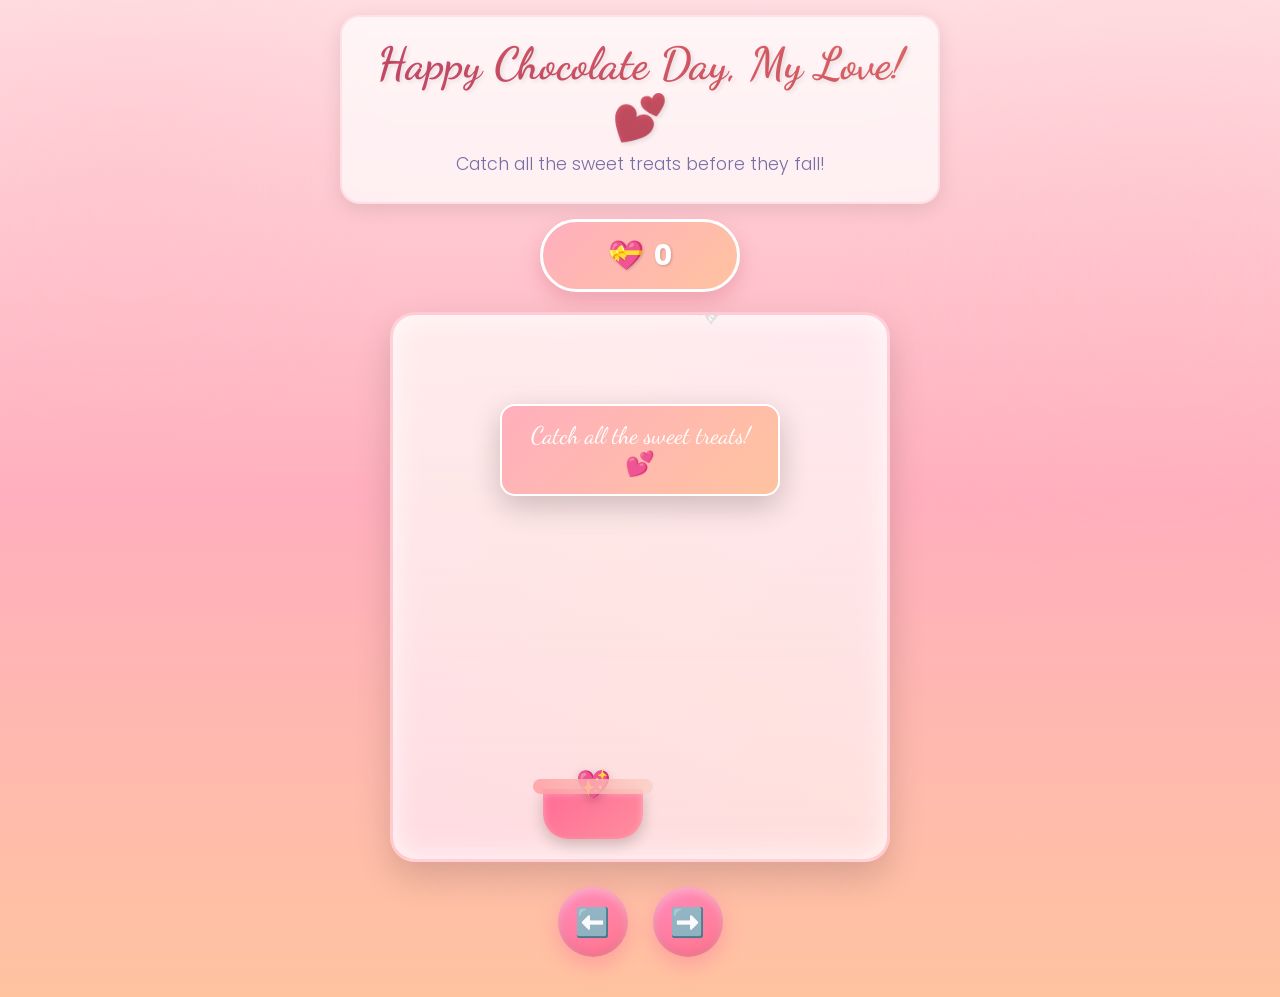
<file: choclateday/index.html>
<!DOCTYPE html>
<html lang="en">
<head>
<meta charset="UTF-8" />
<meta name="viewport" content="width=device-width, initial-scale=1.0" />
<title>Romantic Chocolate Day Catch 💝</title>
<link href="https://fonts.googleapis.com/css2?family=Dancing+Script:wght@700&family=Poppins:wght@300;400;600&display=swap" rel="stylesheet">
<style>
  * {
    box-sizing: border-box;
    user-select: none;
  }

  body {
    margin: 0;
    background: linear-gradient(180deg, #ffdde1 0%, #ffafbd 50%, #ffc3a0 100%);
    font-family: 'Poppins', sans-serif;
    text-align: center;
    color: #5a1a1a;
    min-height: 100vh;
    overflow-x: hidden;
    padding: 15px;
    position: relative;
  }

  /* Romantic background elements */
  body::before, body::after {
    content: "";
    position: fixed;
    width: 100%;
    height: 100%;
    top: 0;
    left: 0;
    pointer-events: none;
    z-index: -1;
  }

  body::before {
    background-image: 
      radial-gradient(circle at 10% 20%, rgba(255, 182, 193, 0.2) 0%, transparent 20%),
      radial-gradient(circle at 90% 30%, rgba(255, 182, 193, 0.15) 0%, transparent 25%),
      radial-gradient(circle at 50% 80%, rgba(255, 192, 203, 0.1) 0%, transparent 30%);
  }

  /* Romantic header */
  .header-container {
    max-width: 600px;
    margin: 0 auto 15px;
    padding: 15px;
    border-radius: 20px;
    background: rgba(255, 255, 255, 0.7);
    backdrop-filter: blur(5px);
    box-shadow: 0 5px 20px rgba(0, 0, 0, 0.1);
    border: 2px solid rgba(255, 182, 193, 0.3);
  }

  h1 {
    margin: 5px 0;
    font-family: 'Dancing Script', cursive;
    font-size: 2.8rem;
    color: #c44569;
    text-shadow: 2px 2px 4px rgba(0, 0, 0, 0.1);
    background: linear-gradient(45deg, #c44569, #e66767);
    -webkit-background-clip: text;
    -webkit-text-fill-color: transparent;
  }

  .subtitle {
    font-size: 1.1rem;
    margin: 0 0 10px;
    color: #786fa6;
    font-weight: 300;
  }

  /* Score display */
  #score-container {
    background: linear-gradient(135deg, #ffafbd, #ffc3a0);
    max-width: 200px;
    margin: 0 auto 20px;
    padding: 12px 25px;
    border-radius: 50px;
    box-shadow: 0 8px 20px rgba(198, 91, 109, 0.3);
    display: flex;
    align-items: center;
    justify-content: center;
    border: 3px solid white;
    position: relative;
    overflow: hidden;
  }

  #score-container::before {
    content: "";
    position: absolute;
    top: -10px;
    left: -10px;
    right: -10px;
    bottom: -10px;
    background: linear-gradient(45deg, rgba(255,255,255,0.1), rgba(255,255,255,0.3));
    z-index: -1;
    border-radius: 50px;
  }

  #score {
    font-size: 1.8rem;
    font-weight: 700;
    color: white;
    text-shadow: 1px 1px 3px rgba(0, 0, 0, 0.2);
    display: flex;
    align-items: center;
    gap: 10px;
  }

  #score::before {
    content: "💝";
    font-size: 1.8rem;
    animation: pulse 2s infinite;
  }

  /* Game container */
  #game {
    width: 95%;
    max-width: 500px;
    height: 65vh;
    min-height: 450px;
    max-height: 550px;
    background: linear-gradient(180deg, rgba(255, 240, 245, 0.9), rgba(255, 230, 235, 0.8));
    margin: 0 auto 20px;
    border-radius: 25px;
    position: relative;
    overflow: hidden;
    box-shadow: 
      0 15px 35px rgba(0, 0, 0, 0.15),
      inset 0 0 30px rgba(255, 255, 255, 0.8);
    border: 3px solid rgba(255, 182, 193, 0.5);
  }

  /* Romantic border effect */
  #game::before {
    content: "";
    position: absolute;
    top: -3px;
    left: -3px;
    right: -3px;
    bottom: -3px;
    background: linear-gradient(45deg, #ffafbd, #ffc3a0, #ffafbd);
    border-radius: 28px;
    z-index: -1;
    animation: borderGlow 4s infinite linear;
  }

  /* Chocolate and romantic items */
  .falling-item {
    position: absolute;
    font-size: 2.2rem;
    width: 45px;
    height: 45px;
    display: flex;
    align-items: center;
    justify-content: center;
    z-index: 10;
    top: -60px;
    transition: transform 0.2s;
  }

  .chocolate {
    animation: floatGlow 1.5s infinite alternate;
  }

  .chocolate-small {
    font-size: 1.8rem;
    animation: floatGlow 1.3s infinite alternate;
  }

  .chocolate-box {
    font-size: 2.5rem;
    animation: chocolateBox 2s infinite alternate;
  }

  .heart {
    animation: heartBeat 1.2s infinite alternate;
  }

  .rose {
    animation: rotateSlow 4s infinite linear;
  }

  .kiss {
    animation: kissFloat 2s infinite alternate;
  }

  /* Special eggplant emoji */
  .eggplant {
    animation: eggplantFloat 1.8s infinite alternate;
    filter: drop-shadow(0 0 5px #8a2be2);
  }

  /* Basket */
  #basket {
    position: absolute;
    bottom: 20px;
    width: 100px;
    height: 50px;
    left: 50%;
    transform: translateX(-50%);
    background: linear-gradient(145deg, #ff6b95, #ff8e9e);
    border-radius: 0 0 25px 25px;
    box-shadow: 
      0 5px 15px rgba(0, 0, 0, 0.2),
      inset 0 4px 8px rgba(255, 255, 255, 0.4);
    z-index: 20;
    transition: transform 0.1s;
  }

  #basket::before {
    content: "💖";
    position: absolute;
    top: -25px;
    left: 50%;
    transform: translateX(-50%);
    font-size: 28px;
    filter: drop-shadow(0 3px 5px rgba(0, 0, 0, 0.2));
    animation: basketHeart 2s infinite alternate;
  }

  #basket::after {
    content: "";
    position: absolute;
    width: 120px;
    height: 15px;
    background: linear-gradient(to right, #ff9a9e, #fad0c4);
    top: -10px;
    left: 50%;
    transform: translateX(-50%);
    border-radius: 10px;
    opacity: 0.8;
  }

  /* Controls */
  #controls {
    margin: 25px auto;
    display: flex;
    justify-content: center;
    gap: 25px;
    max-width: 500px;
  }

  .btn {
    width: 70px;
    height: 70px;
    border-radius: 50%;
    border: none;
    font-size: 28px;
    background: linear-gradient(145deg, #ff7eb3, #ff758c);
    color: white;
    box-shadow: 
      0 8px 20px rgba(255, 107, 149, 0.4),
      inset 0 -3px 10px rgba(0, 0, 0, 0.1),
      inset 0 3px 10px rgba(255, 255, 255, 0.4);
    cursor: pointer;
    display: flex;
    align-items: center;
    justify-content: center;
    transition: all 0.2s;
    position: relative;
    overflow: hidden;
  }

  .btn::after {
    content: "";
    position: absolute;
    top: 0;
    left: 0;
    width: 100%;
    height: 100%;
    background: linear-gradient(rgba(255,255,255,0.1), transparent);
    border-radius: 50%;
  }

  .btn:active, .btn.active {
    transform: scale(0.88);
    box-shadow: 
      0 3px 10px rgba(255, 107, 149, 0.4),
      inset 0 -3px 10px rgba(0, 0, 0, 0.1),
      inset 0 3px 10px rgba(255, 255, 255, 0.4);
  }

  /* Smaller pop-up messages */
  #message {
    position: fixed;
    top: 50%;
    left: 50%;
    transform: translate(-50%, -50%) scale(0);
    background: linear-gradient(135deg, #ffafbd, #ffc3a0);
    padding: 15px 25px;
    border-radius: 15px;
    box-shadow: 0 10px 30px rgba(0, 0, 0, 0.2);
    z-index: 100;
    font-family: 'Dancing Script', cursive;
    font-size: 1.5rem; /* Smaller font */
    color: white;
    text-align: center;
    max-width: 280px; /* Smaller width */
    border: 2px solid white;
    transition: transform 0.4s, opacity 0.4s;
    opacity: 0;
  }

  #message.show {
    transform: translate(-50%, -50%) scale(1);
    opacity: 1;
  }

  /* Animations */
  @keyframes floatGlow {
    0% { 
      filter: drop-shadow(0 0 5px #8b4513) drop-shadow(0 0 10px #ff6b95);
      transform: translateY(0px); 
    }
    100% { 
      filter: drop-shadow(0 0 10px #ff6b95) drop-shadow(0 0 20px #ff8e9e);
      transform: translateY(-5px); 
    }
  }

  @keyframes chocolateBox {
    0% { 
      transform: translateY(0px) rotate(-5deg); 
      filter: drop-shadow(0 0 8px #8b4513);
    }
    100% { 
      transform: translateY(-8px) rotate(5deg); 
      filter: drop-shadow(0 0 15px #ff6b95);
    }
  }

  @keyframes heartBeat {
    0% { 
      transform: scale(1); 
      filter: drop-shadow(0 0 5px #ff6b95);
    }
    100% { 
      transform: scale(1.15); 
      filter: drop-shadow(0 0 15px #ff4757);
    }
  }

  @keyframes rotateSlow {
    0% { transform: rotate(0deg); }
    100% { transform: rotate(360deg); }
  }

  @keyframes kissFloat {
    0% { 
      transform: translateY(0px) rotate(-5deg);
      filter: drop-shadow(0 0 5px #ff9ff3);
    }
    100% { 
      transform: translateY(-8px) rotate(5deg);
      filter: drop-shadow(0 0 15px #f368e0);
    }
  }

  @keyframes eggplantFloat {
    0% { 
      transform: translateY(0px) rotate(-10deg) scale(1);
      filter: drop-shadow(0 0 5px #8a2be2) drop-shadow(0 0 10px #9370db);
    }
    100% { 
      transform: translateY(-10px) rotate(10deg) scale(1.1);
      filter: drop-shadow(0 0 10px #8a2be2) drop-shadow(0 0 20px #9370db);
    }
  }

  @keyframes basketHeart {
    0% { transform: translateX(-50%) scale(1); }
    100% { transform: translateX(-50%) scale(1.1); }
  }

  @keyframes borderGlow {
    0% { opacity: 0.7; }
    50% { opacity: 1; }
    100% { opacity: 0.7; }
  }

  @keyframes pulse {
    0% { transform: scale(1); }
    50% { transform: scale(1.2); }
    100% { transform: scale(1); }
  }

  /* Responsive adjustments */
  @media (max-width: 768px) {
    h1 { font-size: 2.2rem; }
    #game { 
      height: 55vh;
      min-height: 400px;
    }
    .btn {
      width: 65px;
      height: 65px;
      font-size: 26px;
    }
    #controls {
      gap: 20px;
    }
    .falling-item {
      font-size: 1.8rem;
      width: 40px;
      height: 40px;
    }
    #message {
      font-size: 1.3rem;
      max-width: 250px;
      padding: 12px 20px;
    }
  }

  @media (max-width: 480px) {
    h1 { font-size: 1.8rem; }
    #game { 
      height: 50vh;
      min-height: 350px;
    }
    .btn {
      width: 60px;
      height: 60px;
      font-size: 24px;
    }
    #controls {
      gap: 15px;
    }
    #basket {
      width: 85px;
      height: 45px;
    }
    #basket::before {
      font-size: 24px;
      top: -22px;
    }
    .falling-item {
      font-size: 1.6rem;
      width: 35px;
      height: 35px;
    }
    #message {
      font-size: 1.1rem;
      max-width: 220px;
      padding: 10px 18px;
    }
  }

  @media (max-height: 600px) {
    #game { 
      height: 50vh;
      min-height: 300px;
    }
    h1 { font-size: 1.8rem; }
    .header-container {
      margin-bottom: 10px;
      padding: 10px;
    }
    #controls {
      margin: 15px auto;
    }
  }
</style>
</head>

<body>

<div class="header-container">
  <h1>Happy Chocolate Day, My Love! 💕</h1>
  <p class="subtitle">Catch all the sweet treats before they fall!</p>
</div>

<div id="score-container">
  <div id="score">0</div>
</div>

<div id="game">
  <div id="basket"></div>
</div>

<div id="controls">
  <button class="btn" id="left">⬅️</button>
  <button class="btn" id="right">➡️</button>
</div>

<div id="message"></div>

<script>
  const game = document.getElementById("game");
  const basket = document.getElementById("basket");
  const scoreElement = document.getElementById("score");
  const leftBtn = document.getElementById("left");
  const rightBtn = document.getElementById("right");
  const messageElement = document.getElementById("message");

  // Game state
  let basketX = game.offsetWidth / 2 - 50;
  let score = 0;
  let gameSpeed = 1200; // Faster item creation (reduced from 900)
  let items = [];
  let lastTime = 0;
  let isMovingLeft = false;
  let isMovingRight = false;
  let moveSpeed = 14;
  let animationId = null;
  let itemCount = 0;

  // Romantic messages for special scores
  const romanticMessages = [
    "You're the chocolate to my heart! 💖",
    "My love for you is sweeter than chocolate! 🍫",
    "You make my heart melt! 💕",
    "Every moment with you is a sweet treat! 🥰",
    "You're the sweetest part of my life! 💝",
    "My heart is yours forever!💘 and something else too😭"
  ];

  // Special message for eggplant
  const eggplantMessage = " The Next Valentine I am there you might get a special Treat Baby Girl! 😉💦";

  // Initialize basket position
  basket.style.left = basketX + "px";

  // Item types with weights for probability distribution
  const itemTypes = [
    // More chocolates (increased weight)
    { emoji: "🍫", className: "chocolate", points: 1, weight: 0.4 },
    { emoji: "🍫", className: "chocolate", points: 1, weight: 0.2 },
    { emoji: "🍫", className: "chocolate-small", points: 1, weight: 0.2 },
    { emoji: "🍫", className: "chocolate-small", points: 1, weight: 0.2 },
    { emoji: "🍬", className: "chocolate", points: 1, weight: 1 }, // Candy
    { emoji: "🍪", className: "chocolate", points: 1, weight: 1 }, // Cookie
    { emoji: "🧁", className: "chocolate-small", points: 1, weight: 1 }, // Cupcake
    { emoji: "🍩", className: "chocolate", points: 1, weight: 1}, // Donut
    { emoji: "🍭", className: "chocolate", points: 1, weight: 1 }, // Lollipop
    
    // Chocolate box (special chocolate)
    { emoji: "🎁", className: "chocolate-box", points: 3, weight: 1 },
    
    // Other romantic items
    { emoji: "💖", className: "heart", points: 2, weight: 1 },
    { emoji: "🌹", className: "rose", points: 3, weight: 0.2},
    { emoji: "💋", className: "kiss", points: 2, weight: 1 },
    
    // Special eggplant (rare)
    { emoji: "🍆", className: "eggplant", points: 10, weight: 0.1 }
  ];

  // Create weighted item array based on weights
  function getWeightedItem() {
    // Calculate total weight
    const totalWeight = itemTypes.reduce((sum, item) => sum + item.weight, 0);
    
    // Pick a random number between 0 and total weight
    let random = Math.random() * totalWeight;
    
    // Find which item this corresponds to
    for (const item of itemTypes) {
      random -= item.weight;
      if (random <= 0) {
        return item;
      }
    }
    
    // Fallback to first item
    return itemTypes[0];
  }

  // Update score display
  function updateScore() {
    scoreElement.textContent = score;
    
    // Show romantic message at certain score milestones
    if (score > 0 && (score % 10 === 0 || score === 5)) {
      const randomIndex = Math.floor(Math.random() * romanticMessages.length);
      showMessage(romanticMessages[randomIndex]);
    }
    
    // Gradually increase difficulty
    if (score > 0 && score % 15 === 0 && gameSpeed > 300) {
      gameSpeed -= 30;
    }
  }

  // Show message (smaller pop-up)
  function showMessage(message) {
    messageElement.textContent = message;
    messageElement.classList.add("show");
    
    setTimeout(() => {
      messageElement.classList.remove("show");
    }, 2000);
  }

  // Basket movement
  function moveBasket(direction) {
    basketX += direction * moveSpeed;
    basketX = Math.max(0, Math.min(game.offsetWidth - basket.offsetWidth, basketX));
    basket.style.left = basketX + "px";
    
    // Add subtle bounce effect
    basket.style.transform = `translateX(-50%) scale(${1 + Math.abs(direction) * 0.05})`;
    setTimeout(() => {
      basket.style.transform = 'translateX(-50%) scale(1)';
    }, 100);
  }

  // Keyboard controls
  document.addEventListener("keydown", e => {
    if (e.key === "ArrowLeft" || e.key === "a" || e.key === "A") {
      isMovingLeft = true;
      leftBtn.classList.add("active");
    }
    if (e.key === "ArrowRight" || e.key === "d" || e.key === "D") {
      isMovingRight = true;
      rightBtn.classList.add("active");
    }
  });

  document.addEventListener("keyup", e => {
    if (e.key === "ArrowLeft" || e.key === "a" || e.key === "A") {
      isMovingLeft = false;
      leftBtn.classList.remove("active");
    }
    if (e.key === "ArrowRight" || e.key === "d" || e.key === "D") {
      isMovingRight = false;
      rightBtn.classList.remove("active");
    }
  });

  // Mobile button controls with touch and mouse support
  function setupButtonControls() {
    // Left button
    leftBtn.addEventListener("mousedown", () => { isMovingLeft = true; leftBtn.classList.add("active"); });
    leftBtn.addEventListener("touchstart", (e) => { 
      e.preventDefault(); 
      isMovingLeft = true; 
      leftBtn.classList.add("active"); 
    });
    
    leftBtn.addEventListener("mouseup", () => { isMovingLeft = false; leftBtn.classList.remove("active"); });
    leftBtn.addEventListener("touchend", (e) => { 
      e.preventDefault(); 
      isMovingLeft = false; 
      leftBtn.classList.remove("active"); 
    });
    leftBtn.addEventListener("mouseleave", () => { isMovingLeft = false; leftBtn.classList.remove("active"); });
    
    // Right button
    rightBtn.addEventListener("mousedown", () => { isMovingRight = true; rightBtn.classList.add("active"); });
    rightBtn.addEventListener("touchstart", (e) => { 
      e.preventDefault(); 
      isMovingRight = true; 
      rightBtn.classList.add("active"); 
    });
    
    rightBtn.addEventListener("mouseup", () => { isMovingRight = false; rightBtn.classList.remove("active"); });
    rightBtn.addEventListener("touchend", (e) => { 
      e.preventDefault(); 
      isMovingRight = false; 
      rightBtn.classList.remove("active"); 
    });
    rightBtn.addEventListener("mouseleave", () => { isMovingRight = false; rightBtn.classList.remove("active"); });
  }

  // Create falling items
  function createItem() {
    itemCount++;
    
    // Create more items as the game progresses
    if (itemCount % 5 === 0) {
      // Sometimes create 2 items at once
      setTimeout(() => createSingleItem(), 100);
    }
    
    createSingleItem();
  }
  
  function createSingleItem() {
    const itemType = getWeightedItem();
    const item = document.createElement("div");
    item.className = `falling-item ${itemType.className}`;
    item.textContent = itemType.emoji;
    item.dataset.points = itemType.points;
    
    const itemWidth = 45;
    const xPos = Math.random() * (game.offsetWidth - itemWidth);
    item.style.left = xPos + "px";
    
    game.appendChild(item);
    
    // Store item data for animation
    items.push({
      element: item,
      x: xPos,
      y: -60,
      speed: 2 + Math.random() * 2 + (score / 50),
      points: itemType.points,
      emoji: itemType.emoji,
      width: itemWidth,
      height: 45
    });
  }

  // Animation loop using requestAnimationFrame for smoother performance
  function animateItems(timestamp) {
    if (!lastTime) lastTime = timestamp;
    const deltaTime = timestamp - lastTime;
    
    // Move basket continuously if button is held
    if (isMovingLeft) moveBasket(-1);
    if (isMovingRight) moveBasket(1);
    
    // Update all falling items
    for (let i = items.length - 1; i >= 0; i--) {
      const item = items[i];
      item.y += item.speed;
      item.element.style.top = item.y + "px";
      
      // Check for collision with basket
      if (
        item.y > game.offsetHeight - 100 &&
        item.y < game.offsetHeight - 40 &&
        item.x > basketX - 30 &&
        item.x < basketX + basket.offsetWidth - 20
      ) {
        // Collision detected
        score += item.points;
        updateScore();
        
        // Special message for eggplant
        if (item.emoji === "🍆") {
          showMessage(eggplantMessage);
        }
        
        // Add collection effect
        item.element.style.transform = "scale(1.5)";
        item.element.style.opacity = "0";
        
        setTimeout(() => {
          if (item.element.parentNode) {
            item.element.remove();
          }
        }, 200);
        
        items.splice(i, 1);
        continue;
      }
      
      // Check if item fell off screen
      if (item.y > game.offsetHeight) {
        item.element.remove();
        items.splice(i, 1);
      }
    }
    
    lastTime = timestamp;
    animationId = requestAnimationFrame(animateItems);
  }

  // Start the game
  function startGame() {
    // Start animation loop
    animationId = requestAnimationFrame(animateItems);
    
    // Start creating items more frequently
    setInterval(createItem, gameSpeed);
    
    // Setup controls
    setupButtonControls();
    
    // Initial message
    setTimeout(() => {
      showMessage("Catch all the sweet treats! 💕");
    }, 500);
  }

  // Handle window resize
  window.addEventListener("resize", () => {
    // Ensure basket stays within bounds
    basketX = Math.min(basketX, game.offsetWidth - basket.offsetWidth);
    basket.style.left = basketX + "px";
  });

  // Start the game when page loads
  window.addEventListener("load", startGame);
</script>

</body>
</html>
</file>
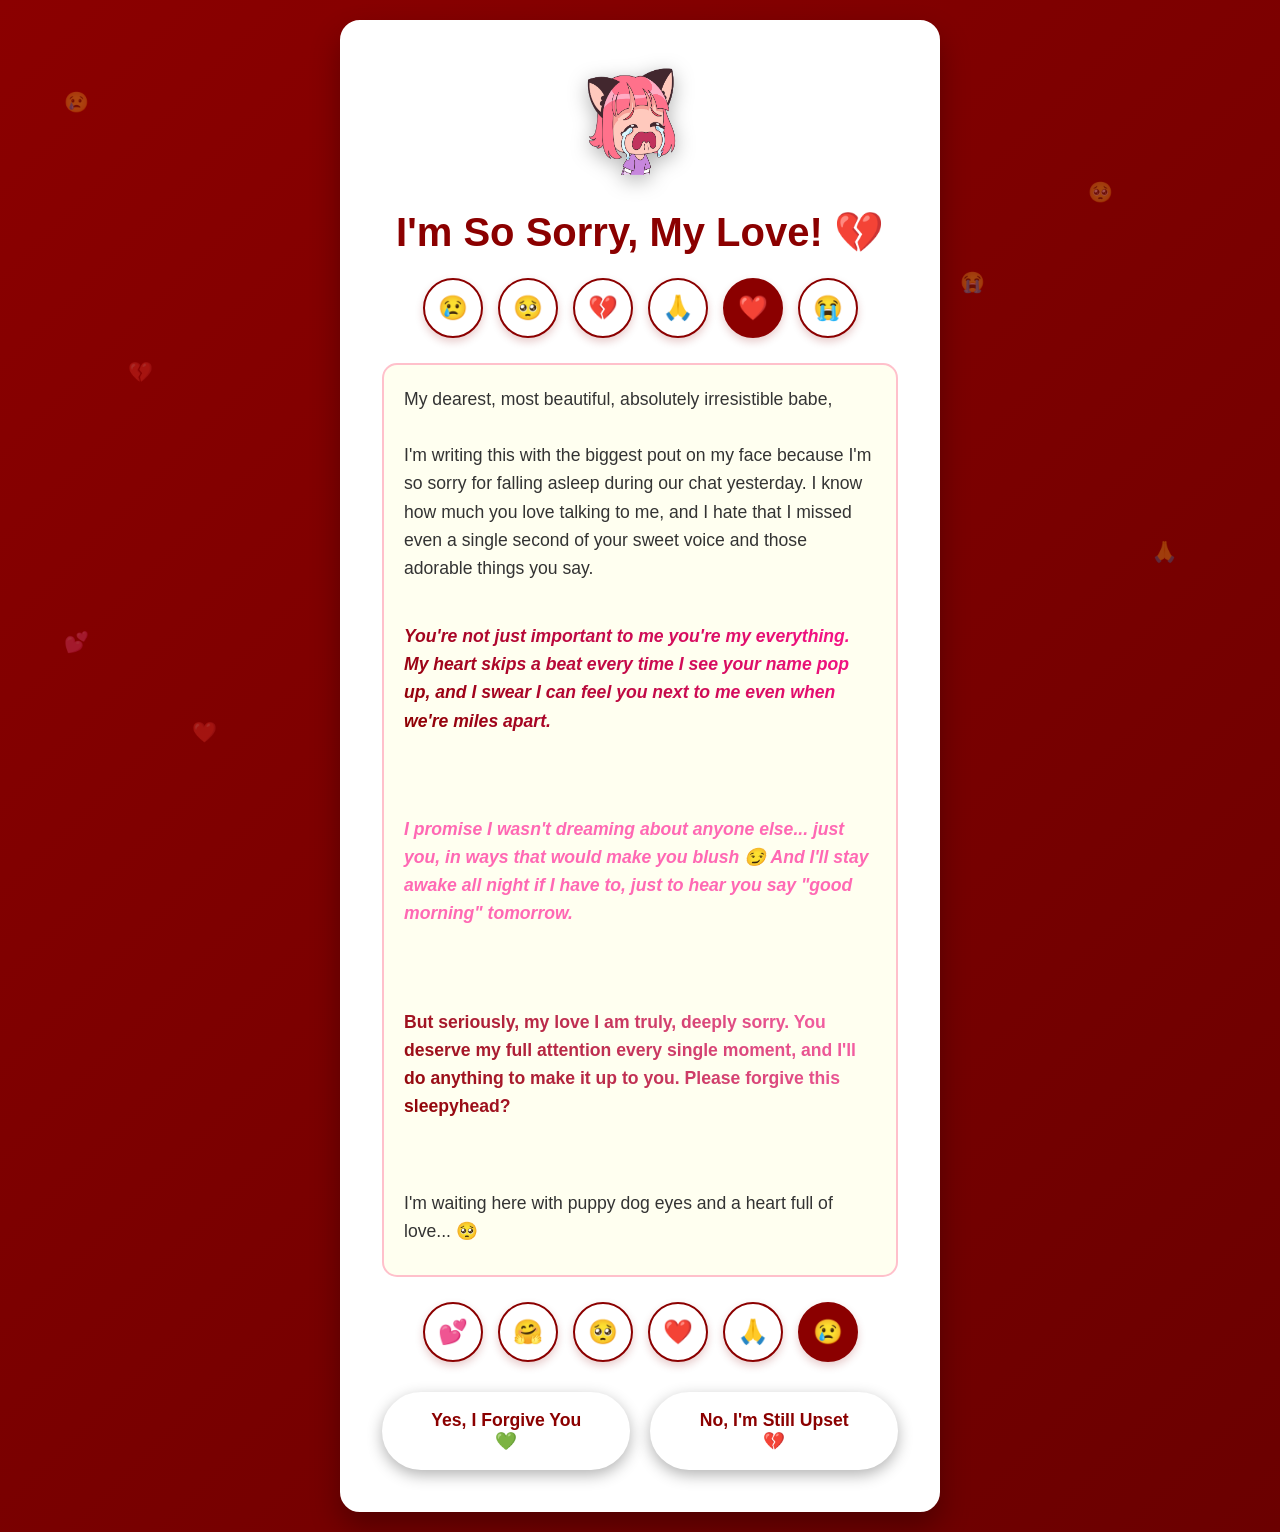
<file: Sorry-Bestie/index.html>
<!DOCTYPE html>
<html lang="en">
<head>
    <meta charset="UTF-8">
    <meta name="viewport" content="width=device-width, initial-scale=1.0">
    <title>I'm So Sorry! 💔</title>
    <link rel="stylesheet" href="style.css">
    <style>
        * {
            margin: 0;
            padding: 0;
            box-sizing: border-box;
            font-family: 'Segoe UI', Tahoma, Geneva, Verdana, sans-serif;
        }
        
        body {
            background: linear-gradient(135deg, #8b0000 0%, #6b0000 100%);
            min-height: 100vh;
            display: flex;
            justify-content: center;
            align-items: center;
            padding: 20px;
            overflow-x: hidden;
        }
        
        .container {
            background: #ffffff;
            border: 2px solid #ffffff;
            border-radius: 20px;
            padding: 40px;
            max-width: 600px;
            width: 100%;
            box-shadow: 0 15px 30px rgba(0, 0, 0, 0.3);
            text-align: center;
            position: relative;
            animation: fadeIn 1s ease-out;
        }
        
        @keyframes fadeIn {
            from { opacity: 0; transform: translateY(-20px); }
            to { opacity: 1; transform: translateY(0); }
        }
        
        .top-sticker {
            width: 120px;
            height: 120px;
            margin: 0 auto 20px;
            animation: bounce 2s infinite, rotate 8s infinite linear;
            filter: drop-shadow(0 5px 10px rgba(0, 0, 0, 0.3));
        }
        
        @keyframes bounce {
            0%, 20%, 50%, 80%, 100% { transform: translateY(0) rotate(0deg); }
            40% { transform: translateY(-20px) rotate(0deg); }
            60% { transform: translateY(-10px) rotate(0deg); }
        }
        
        @keyframes rotate {
            0% { transform: rotate(0deg); }
            100% { transform: rotate(360deg); }
        }
        
        h1 {
            color: #8b0000;
            font-size: 2.5rem;
            margin-bottom: 20px;
            line-height: 1.3;
        }
        
        .message {
            color: #333333;
            font-size: 1.1rem;
            line-height: 1.6;
            margin: 25px 0;
            text-align: left;
            padding: 20px;
            background: #fffff0;
            border-radius: 15px;
            border: 2px solid #ffc0cb;
            position: relative;
        }
        
        .sticker-container {
            display: flex;
            justify-content: center;
            gap: 15px;
            margin: 20px 0;
            flex-wrap: wrap;
        }
        
        .sticker {
            width: 60px;
            height: 60px;
            border-radius: 50%;
            display: flex;
            align-items: center;
            justify-content: center;
            font-size: 24px;
            box-shadow: 0 4px 8px rgba(139, 0, 0, 0.2);
            animation: float 3s ease-in-out infinite;
            transition: transform 0.3s ease;
            border: 2px solid #8b0000;
            background: #ffffff;
        }
        
        .sticker:hover {
            transform: scale(1.2);
        }
        
        .sticker-1 { animation-delay: 0s; }
        .sticker-2 { animation-delay: 0.5s; }
        .sticker-3 { animation-delay: 1s; }
        .sticker-4 { animation-delay: 1.5s; }
        .sticker-5 { animation-delay: 2s; background: #8b0000; color: white; }
        .sticker-6 { animation-delay: 2.5s; }
        
        @keyframes float {
            0%, 100% { transform: translateY(0px); }
            50% { transform: translateY(-10px); }
        }
        
        .sweet {
            color: #8b0000;
            font-weight: 700;
            font-style: italic;
            margin: 12px 0;
            display: block;
            background: linear-gradient(45deg, #8b0000, #ff1493);
            -webkit-background-clip: text;
            -webkit-text-fill-color: transparent;
            background-clip: text;
        }
        
        .playful {
            color: #ff69b4;
            font-weight: 600;
            margin: 12px 0;
            display: block;
            font-style: italic;
        }
        
        .sincere {
            color: #8b0000;
            font-weight: 700;
            margin: 12px 0;
            display: block;
            background: linear-gradient(45deg, #8b0000, #ff69b4);
            -webkit-background-clip: text;
            -webkit-text-fill-color: transparent;
            background-clip: text;
        }
        
        .buttons {
            display: flex;
            gap: 20px;
            margin-top: 30px;
            justify-content: center;
        }
        
        .btn {
            padding: 15px 40px;
            font-size: 1.1rem;
            font-weight: 700;
            border: 3px solid #ffffff;
            border-radius: 50px;
            cursor: pointer;
            transition: all 0.3s ease;
            text-decoration: none;
            display: inline-block;
            min-width: 120px;
            position: relative;
            overflow: hidden;
            background: #ffffff;
            color: #8b0000;
        }
        
        .btn::before {
            content: '';
            position: absolute;
            top: 0;
            left: -100%;
            width: 100%;
            height: 100%;
            background: linear-gradient(90deg, transparent, rgba(139, 0, 0, 0.2), transparent);
            transition: 0.5s;
        }
        
        .btn:hover::before {
            left: 100%;
        }
        
        .btn-yes {
            background: #ffffff;
            color: #8b0000;
            box-shadow: 0 5px 15px rgba(0, 0, 0, 0.3);
        }
        
        .btn-yes:hover {
            transform: translateY(-3px);
            box-shadow: 0 8px 20px rgba(0, 0, 0, 0.4);
        }
        
        .btn-no {
            background: #ffffff;
            color: #8b0000;
            box-shadow: 0 5px 15px rgba(0, 0, 0, 0.3);
        }
        
        .btn-no:hover {
            transform: translateY(-3px);
            box-shadow: 0 8px 20px rgba(0, 0, 0, 0.4);
        }
        
        .tears {
            font-size: 24px;
            margin: 10px 0;
            color: #ff69b4;
        }
        
        .floating-stickers {
            position: absolute;
            top: 0;
            left: 0;
            width: 100%;
            height: 100%;
            pointer-events: none;
            z-index: -1;
        }
        
        .floating-sticker {
            position: absolute;
            font-size: 20px;
            opacity: 0.3;
            animation: drift 15s infinite linear;
            color: #ffffff;
        }
        
        .floating-sticker:nth-child(1) { top: 10%; left: 5%; animation-delay: 0s; }
        .floating-sticker:nth-child(2) { top: 20%; left: 85%; animation-delay: 2s; }
        .floating-sticker:nth-child(3) { top: 40%; left: 10%; animation-delay: 4s; }
        .floating-sticker:nth-child(4) { top: 60%; left: 90%; animation-delay: 6s; }
        .floating-sticker:nth-child(5) { top: 80%; left: 15%; animation-delay: 8s; }
        .floating-sticker:nth-child(6) { top: 30%; left: 75%; animation-delay: 10s; }
        .floating-sticker:nth-child(7) { top: 70%; left: 5%; animation-delay: 12s; }
        .floating-sticker:nth-child(8) { top: 15%; left: 50%; animation-delay: 14s; }
        
        @keyframes drift {
            0% { transform: translate(0, 0) rotate(0deg); }
            100% { transform: translate(100px, 100px) rotate(360deg); }
        }
        
        @media (max-width: 600px) {
            .container {
                padding: 25px;
                border-width: 1.5px;
            }
            
            .top-sticker {
                width: 80px;
                height: 80px;
            }
            
            h1 {
                font-size: 2rem;
            }
            
            .sticker {
                width: 50px;
                height: 50px;
                font-size: 20px;
                border-width: 1.5px;
            }
            
            .buttons {
                flex-direction: column;
                gap: 15px;
            }
            
            .btn {
                padding: 12px 30px;
                font-size: 1rem;
                border-width: 2.5px;
            }
        }
    </style>
</head>
<body>
    <div class="floating-stickers">
        <div class="floating-sticker">😢</div>
        <div class="floating-sticker">🥺</div>
        <div class="floating-sticker">💔</div>
        <div class="floating-sticker">🙏</div>
        <div class="floating-sticker">❤️</div>
        <div class="floating-sticker">😭</div>
        <div class="floating-sticker">💕</div>
        <div class="floating-sticker">🥺</div>
    </div>
    
    <div class="container">
        <img src="crying_sticker.png" alt="Crying Sticker" class="top-sticker">
        <h1>I'm So Sorry, My Love! 💔</h1>
        
        <div class="sticker-container">
            <div class="sticker sticker-1">😢</div>
            <div class="sticker sticker-2">🥺</div>
            <div class="sticker sticker-3">💔</div>
            <div class="sticker sticker-4">🙏</div>
            <div class="sticker sticker-5">❤️</div>
            <div class="sticker sticker-6">😭</div>
        </div>
        
        <div class="message">
            <p>My dearest, most beautiful, absolutely irresistible babe,</p>
            <br>
            <p>I'm writing this with the biggest pout on my face because I'm so sorry for falling asleep during our chat yesterday. I know how much you love talking to me, and I hate that I missed even a single second of your sweet voice and those adorable things you say.</p>
            <br>
            <span class="sweet">You're not just important to me  you're my everything. My heart skips a beat every time I see your name pop up, and I swear I can feel you next to me even when we're miles apart.</span>
            <br><br>
            <span class="playful">I promise I wasn't dreaming about anyone else... just you, in ways that would make you blush 😏 And I'll stay awake all night if I have to, just to hear you say "good morning" tomorrow.</span>
            <br><br>
            <span class="sincere">But seriously, my love  I am truly, deeply sorry. You deserve my full attention every single moment, and I'll do anything to make it up to you. Please forgive this sleepyhead?</span>
            <br><br>
            <p>I'm waiting here with puppy dog eyes and a heart full of love... 🥺</p>
            
            <div class="tears">
                <i class="fas fa-sad-tear"></i>
            </div>
        </div>
        
        <div class="sticker-container">
            <div class="sticker sticker-2">💕</div>
            <div class="sticker sticker-6">🤗</div>
            <div class="sticker sticker-1">🥺</div>
            <div class="sticker sticker-3">❤️</div>
            <div class="sticker sticker-4">🙏</div>
            <div class="sticker sticker-5">😢</div>
        </div>
        
        <div class="buttons">
            <a href="yes.html" class="btn btn-yes">Yes, I Forgive You 💚</a>
            <a href="no.html" class="btn btn-no">No, I'm Still Upset 💔</a>
        </div>
    </div>
</body>
</html>
</file>
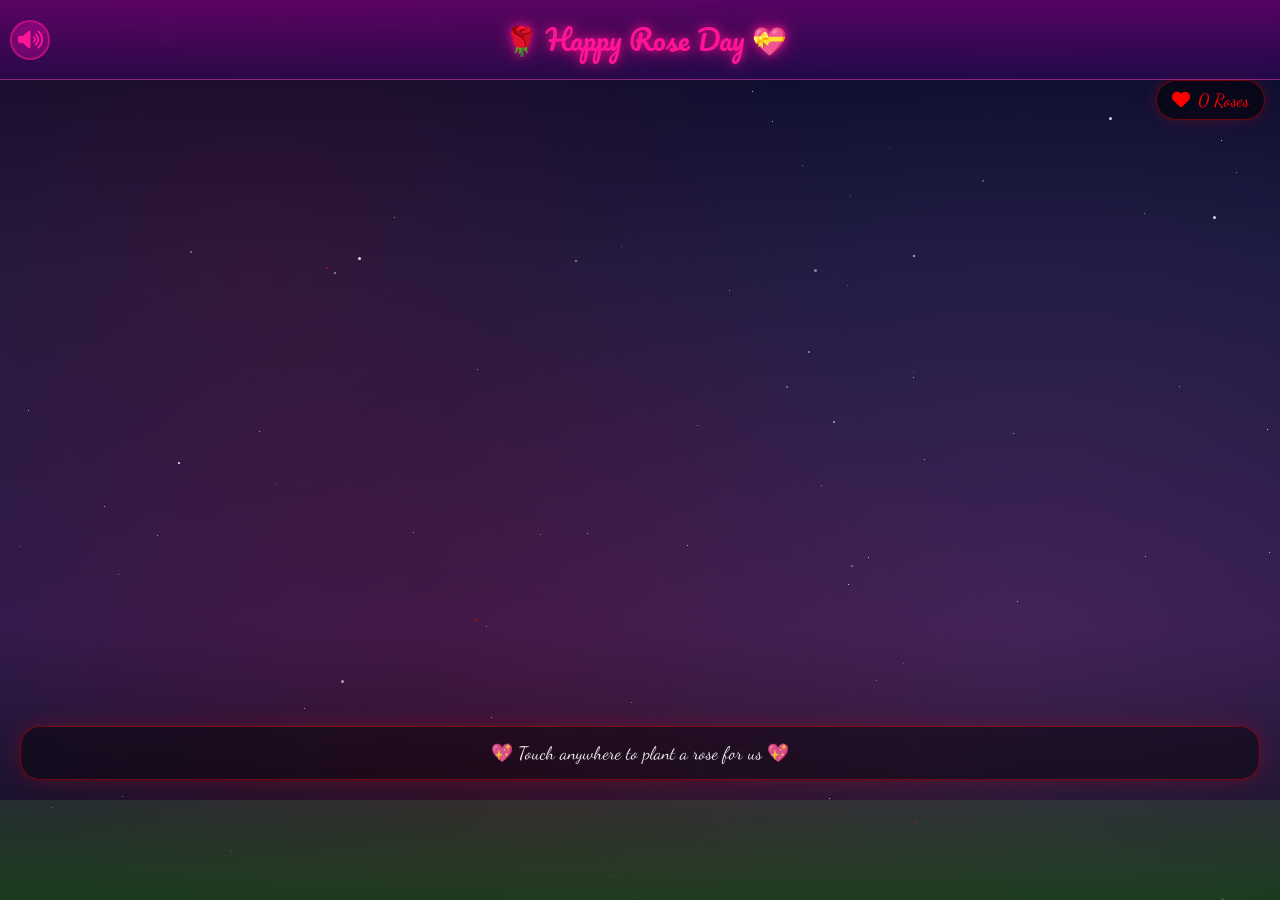
<file: Valentine-Week/index.html>
<!DOCTYPE html>
<html lang="en">
<head>
    <meta charset="UTF-8">
    <meta name="viewport" content="width=device-width, initial-scale=1.0, maximum-scale=1.0, user-scalable=no">
    <title>For My Love 💕 Rose Garden</title>
    <!-- Google Fonts -->
    <link href="https://fonts.googleapis.com/css2?family=Dancing+Script:wght@400;700&family=Pacifico&family=Great+Vibes&display=swap" rel="stylesheet">
    <link rel="stylesheet" href="https://cdnjs.cloudflare.com/ajax/libs/font-awesome/6.4.0/css/all.min.css">
    <style>
        /* Reset & Optimization */
        * {
            margin: 0;
            padding: 0;
            box-sizing: border-box;
            -webkit-tap-highlight-color: transparent;
            touch-action: manipulation;
            image-rendering: optimizeQuality;
        }

        html, body {
            width: 100%;
            height: 100%;
            overflow: hidden;
            position: fixed;
        }

        body {
            background: linear-gradient(to bottom, 
                #0a0a2a 0%,
                #1a1a40 30%,
                #2d1b4e 70%,
                #0c0c1a 100%);
            font-family: 'Dancing Script', cursive;
            user-select: none;
            -webkit-font-smoothing: antialiased;
        }

        /* Performance Optimizations */
        .will-change {
            will-change: transform, opacity;
        }

        /* Simplified Header */
        .romantic-header {
            position: fixed;
            top: 0;
            left: 0;
            width: 100%;
            padding: 15px 10px;
            text-align: center;
            z-index: 1000;
            background: linear-gradient(to bottom, 
                rgba(139, 0, 139, 0.6) 0%,
                rgba(75, 0, 130, 0.3) 100%);
            backdrop-filter: blur(8px);
            -webkit-backdrop-filter: blur(8px);
            border-bottom: 1px solid rgba(255, 105, 180, 0.3);
            display: flex;
            justify-content: space-between;
            align-items: center;
        }

        .love-message {
            color: #ff1493;
            font-family: 'Pacifico', cursive;
            font-size: clamp(20px, 5vw, 28px);
            text-shadow: 
                0 0 10px rgba(255, 20, 147, 0.8),
                0 0 20px rgba(255, 20, 147, 0.5);
            flex: 1;
            text-align: center;
        }

        /* Music Toggle Button */
        .music-toggle {
            background: rgba(255, 20, 147, 0.2);
            border: 2px solid rgba(255, 20, 147, 0.5);
            border-radius: 50%;
            width: 40px;
            height: 40px;
            color: #ff1493;
            font-size: 20px;
            cursor: pointer;
            display: flex;
            align-items: center;
            justify-content: center;
            backdrop-filter: blur(5px);
            transition: all 0.3s ease;
            margin-right: 10px;
        }

        .music-toggle:hover {
            background: rgba(255, 20, 147, 0.4);
            transform: scale(1.1);
        }

        .music-toggle.active {
            background: rgba(255, 20, 147, 0.6);
            box-shadow: 0 0 15px rgba(255, 20, 147, 0.5);
        }

        /* Ground Layer */
        .ground {
            position: absolute;
            bottom: 0;
            left: 0;
            width: 100%;
            height: 100px;
            background: linear-gradient(to top, 
                rgba(30, 70, 30, 0.8) 0%,
                rgba(40, 85, 40, 0.6) 30%,
                rgba(60, 110, 60, 0.3) 100%);
            z-index: 1;
        }

        /* Rose Container - Optimized for mobile */
        .rose-container {
            position: absolute;
            bottom: 100px;
            transform-origin: center bottom;
            z-index: 10;
            pointer-events: none;
        }

        /* Realistic Rose Stem */
        .rose-stem {
            position: absolute;
            bottom: 0;
            left: 50%;
            transform: translateX(-50%);
            width: 8px;
            height: 0;
            background: linear-gradient(to bottom, 
                #2e7d32 0%,
                #4caf50 30%,
                #66bb6a 60%,
                #81c784 100%);
            border-radius: 4px;
            z-index: 1;
            animation: growStem 2s cubic-bezier(0.2, 0.8, 0.3, 1) forwards;
        }

        @keyframes growStem {
            to { height: var(--stem-height); }
        }

        /* Realistic Thorns */
        .thorn {
            position: absolute;
            width: 6px;
            height: 15px;
            background: linear-gradient(to bottom, #1b5e20, #2e7d32);
            border-radius: 2px;
            z-index: 2;
            transform-origin: center;
            clip-path: polygon(50% 0%, 0% 100%, 100% 100%);
        }

        /* Natural Leaves - Bigger and more random */
        .leaf {
            position: absolute;
            background: linear-gradient(135deg, #2e7d32 0%, #4caf50 50%, #66bb6a 100%);
            z-index: 2;
            filter: drop-shadow(2px 2px 3px rgba(0, 0, 0, 0.4));
            transform-origin: left top;
            clip-path: polygon(0% 0%, 100% 0%, 100% 70%, 50% 100%, 0% 70%);
        }

        .leaf-left {
            clip-path: polygon(0% 0%, 100% 0%, 100% 70%, 50% 100%, 0% 70%);
            transform: rotate(-45deg);
        }

        .leaf-right {
            clip-path: polygon(0% 0%, 100% 0%, 100% 70%, 50% 100%, 0% 70%);
            transform: rotate(45deg) scaleX(-1);
        }

        /* Realistic Rose Bloom - Symmetrical */
        .rose-bloom {
            position: absolute;
            bottom: var(--bloom-height);
            left: 50%;
            transform: translateX(-50%);
            z-index: 20;
            opacity: 0;
            animation: fadeInBloom 0.8s ease-out forwards 1.5s;
        }

        @keyframes fadeInBloom {
            to { opacity: 1; }
        }

        /* Symmetrical Petal Layers - VIBRANT RED ROSES */
        .petal-layer {
            position: absolute;
            transform-origin: center bottom;
        }

        /* Inner Petals (Center) - Vibrant Red */
        .inner-petal {
            position: absolute;
            background: radial-gradient(circle at 30% 30%, 
                #ff0000 0%,      /* Bright red */
                #cc0000 40%,     /* Darker red */
                #990000 80%);    /* Deep red */
            border-radius: 50%;
            transform-origin: center;
            opacity: 0;
            animation: bloomInner 0.8s cubic-bezier(0.34, 1.56, 0.64, 1) forwards;
            filter: drop-shadow(0 0 5px rgba(255, 0, 0, 0.5));
        }

        @keyframes bloomInner {
            to { opacity: 1; }
        }

        /* Middle Petals - Vibrant Red */
        .middle-petal {
            position: absolute;
            background: radial-gradient(circle at 30% 30%, 
                #ff3333 0%,      /* Bright red */
                #ff0000 50%,     /* Pure red */
                #cc0000 90%);    /* Dark red */
            border-radius: 50%;
            transform-origin: center;
            opacity: 0;
            animation: bloomMiddle 1s cubic-bezier(0.34, 1.56, 0.64, 1) forwards 0.2s;
            filter: drop-shadow(0 0 5px rgba(255, 0, 0, 0.5));
        }

        @keyframes bloomMiddle {
            to { opacity: 1; }
        }

        /* Outer Petals - Vibrant Red with highlights */
        .outer-petal {
            position: absolute;
            background: radial-gradient(circle at 30% 30%, 
                #ff6666 0%,      /* Light red */
                #ff3333 50%,     /* Bright red */
                #ff0000 100%);   /* Pure red */
            border-radius: 50%;
            transform-origin: center;
            opacity: 0;
            animation: bloomOuter 1.2s cubic-bezier(0.34, 1.56, 0.64, 1) forwards 0.4s;
            filter: drop-shadow(0 0 5px rgba(255, 0, 0, 0.5));
        }

        @keyframes bloomOuter {
            to { opacity: 1; }
        }

        /* Rose Center - Golden yellow for contrast */
        .rose-center {
            position: absolute;
            background: radial-gradient(circle at center, 
                #ffd700 0%,      /* Gold */
                #ff9800 50%,     /* Orange */
                #ff5722 100%);   /* Red-orange */
            border-radius: 50%;
            z-index: 21;
            box-shadow: 
                inset 0 0 10px rgba(255, 215, 0, 0.5),
                0 0 20px rgba(255, 152, 0, 0.3);
        }

        /* Dewdrops */
        .dewdrop {
            position: absolute;
            width: 8px;
            height: 8px;
            background: radial-gradient(circle at 30% 30%, 
                rgba(255, 255, 255, 0.9) 0%,
                rgba(255, 255, 255, 0.3) 70%,
                transparent 100%);
            border-radius: 50%;
            animation: sparkle 3s ease-in-out infinite;
            z-index: 22;
        }

        @keyframes sparkle {
            0%, 100% { opacity: 0.5; transform: scale(1); }
            50% { opacity: 1; transform: scale(1.3); }
        }

        /* Love Ripple Effect */
        .love-ripple {
            position: absolute;
            border: 2px solid rgba(255, 0, 0, 0.6);
            border-radius: 50%;
            pointer-events: none;
            transform: translate(-50%, -50%) scale(0);
            animation: ripple 1.2s ease-out;
        }

        @keyframes ripple {
            to {
                transform: translate(-50%, -50%) scale(3);
                opacity: 0;
            }
        }

        /* Enhanced Stars Background */
        .stars {
            position: fixed;
            top: 0;
            left: 0;
            width: 100%;
            height: 100%;
            pointer-events: none;
            z-index: 0;
            background: 
                radial-gradient(circle at 20% 30%, rgba(255, 0, 0, 0.1) 0%, transparent 50%),
                radial-gradient(circle at 80% 70%, rgba(255, 105, 180, 0.1) 0%, transparent 50%),
                radial-gradient(circle at 40% 90%, rgba(255, 0, 0, 0.1) 0%, transparent 50%);
        }

        .star {
            position: absolute;
            background: white;
            border-radius: 50%;
            animation: twinkle 4s infinite;
        }

        @keyframes twinkle {
            0%, 100% { opacity: 0.2; transform: scale(1); }
            50% { opacity: 1; transform: scale(1.2); }
        }

        /* Shooting Stars */
        .shooting-star {
            position: absolute;
            width: 100px;
            height: 2px;
            background: linear-gradient(90deg, transparent, rgba(255, 255, 255, 0.8));
            border-radius: 2px;
            filter: blur(1px);
            animation: shoot 3s linear infinite;
            opacity: 0;
        }

        @keyframes shoot {
            0% {
                transform: translateX(0) translateY(0) rotate(45deg);
                opacity: 0;
            }
            10% {
                opacity: 1;
            }
            100% {
                transform: translateX(500px) translateY(500px) rotate(45deg);
                opacity: 0;
            }
        }

        /* Floating Hearts */
        .floating-heart {
            position: absolute;
            font-size: 20px;
            opacity: 0;
            animation: floatUp 15s linear infinite;
            pointer-events: none;
            z-index: 2;
        }

        @keyframes floatUp {
            0% {
                transform: translateY(100vh) rotate(0deg);
                opacity: 0;
            }
            10% {
                opacity: 0.8;
            }
            90% {
                opacity: 0.8;
            }
            100% {
                transform: translateY(-100px) rotate(360deg);
                opacity: 0;
            }
        }

        /* Instructions */
        .instructions {
            position: fixed;
            bottom: 120px;
            left: 0;
            width: 100%;
            text-align: center;
            color: rgba(255, 255, 255, 0.9);
            font-size: clamp(14px, 3vw, 18px);
            padding: 15px;
            z-index: 100;
            background: rgba(0, 0, 0, 0.4);
            backdrop-filter: blur(10px);
            border-radius: 20px;
            margin: 0 20px;
            max-width: calc(100% - 40px);
            animation: pulse 2s infinite;
            border: 1px solid rgba(255, 0, 0, 0.4);
            box-shadow: 0 0 20px rgba(255, 0, 0, 0.2);
        }

        @keyframes pulse {
            0%, 100% { transform: scale(1); }
            50% { transform: scale(1.02); }
        }

        /* Love Counter */
        .love-counter {
            position: fixed;
            top: 80px;
            right: 15px;
            color: #ff0000;
            font-size: clamp(14px, 3vw, 18px);
            background: rgba(0, 0, 0, 0.5);
            padding: 8px 15px;
            border-radius: 20px;
            z-index: 100;
            backdrop-filter: blur(10px);
            border: 1px solid rgba(255, 0, 0, 0.4);
            display: flex;
            align-items: center;
            gap: 8px;
            box-shadow: 0 0 15px rgba(255, 0, 0, 0.2);
        }

        /* Mobile Optimizations */
        @media (max-width: 768px) {
            .romantic-header {
                padding: 10px 5px;
            }
            
            .love-message {
                font-size: clamp(18px, 4vw, 24px);
                padding-left: 10px;
            }
            
            .music-toggle {
                width: 35px;
                height: 35px;
                font-size: 16px;
                margin-right: 5px;
            }
            
            .love-counter {
                top: auto;
                bottom: 150px;
                right: 50%;
                transform: translateX(50%);
                background: rgba(0, 0, 0, 0.6);
            }
            
            .instructions {
                bottom: 180px;
                font-size: 16px;
                padding: 12px;
            }
            
            .rose-stem {
                width: 6px;
            }
            
            .ground {
                height: 80px;
            }
            
            .leaf {
                filter: drop-shadow(1px 1px 2px rgba(0, 0, 0, 0.3));
            }
        }

        /* Tablet */
        @media (min-width: 769px) and (max-width: 1024px) {
            .love-message {
                font-size: 26px;
            }
        }

        /* Landscape optimization */
        @media (orientation: landscape) and (max-height: 500px) {
            .romantic-header {
                padding: 8px;
            }
            
            .love-message {
                font-size: 18px;
            }
            
            .instructions {
                bottom: 100px;
                font-size: 14px;
                padding: 10px;
            }
            
            .ground {
                height: 60px;
            }
            
            .love-counter {
                top: 70px;
                padding: 6px 12px;
                font-size: 14px;
            }
        }
    </style>
</head>
<body>
    <!-- Romantic Header -->
    <div class="romantic-header">
        <button class="music-toggle" id="musicToggle">
            <i class="fas fa-volume-up"></i>
        </button>
        <div class="love-message">🌹 Happy Rose Day 💝</div>
        <div style="width: 40px;"></div> <!-- Spacer for symmetry -->
    </div>
    
    <!-- Audio Player -->
    <audio id="audioPlayer" loop>
        <source src="bg.mp3" type="audio/mpeg">
        Your browser does not support the audio element.
    </audio>
    
    <!-- Stars Background -->
    <div class="stars" id="stars"></div>
    
    <!-- Love Counter -->
    <div class="love-counter">
        <i class="fas fa-heart" style="color: #ff0000;"></i>
        <span id="roseCounter">0 Roses</span>
    </div>
    
    <!-- Ground Layer -->
    <div class="ground"></div>
    
    <!-- Instructions -->
    <div class="instructions" id="instructions">
        💖 Touch anywhere to plant a rose for us 💖
    </div>

    <script>
        (function() {
            'use strict';
            
            // Optimized configuration
            const CONFIG = {
                MAX_ROSES: 12,
                MAX_STARS: window.innerWidth < 768 ? 50 : 100,
                MAX_HEARTS: window.innerWidth < 768 ? 15 : 30,
                BLOOM_DELAY: 1200,
                ANIMATION_DURATION: 2000
            };
            
            // Performance tracking
            let performance = {
                lastFrameTime: 0,
                frameCount: 0
            };
            
            // State management
            const state = {
                roses: [],
                roseCount: 0,
                isMobile: window.innerWidth <= 768,
                hasInstructions: false,
                musicPlaying: false,
                audioElement: null
            };
            
            // DOM Cache
            const DOM = {
                body: document.body,
                stars: document.getElementById('stars'),
                instructions: document.getElementById('instructions'),
                roseCounter: document.getElementById('roseCounter'),
                musicToggle: document.getElementById('musicToggle'),
                audioPlayer: document.getElementById('audioPlayer')
            };
            
            // Initialize on load
            window.addEventListener('load', init);
            
            // Main initialization
            function init() {
                optimizePerformance();
                createStars();
                createShootingStars();
                createFloatingHearts();
                setupEventListeners();
                setupAudio();
                
                // Force GPU acceleration
                DOM.body.classList.add('will-change');
            }
            
            // Setup Audio with local file
            function setupAudio() {
                state.audioElement = DOM.audioPlayer;
                state.audioElement.volume = 0.1; // Set to 50% volume
                
                DOM.musicToggle.addEventListener('click', toggleMusic);
            }
            
            // Toggle music playback
            function toggleMusic() {
                if (!state.musicPlaying) {
                    // Start music
                    state.audioElement.play().catch(e => {
                        console.log("Audio play failed:", e);
                        showMessage("Click anywhere to enable audio", 2000);
                    });
                    DOM.musicToggle.classList.add('active');
                    DOM.musicToggle.innerHTML = '<i class="fas fa-volume-mute"></i>';
                    state.musicPlaying = true;
                } else {
                    // Stop music
                    state.audioElement.pause();
                    DOM.musicToggle.classList.remove('active');
                    DOM.musicToggle.innerHTML = '<i class="fas fa-volume-up"></i>';
                    state.musicPlaying = false;
                }
            }
            
            // Performance optimizations
            function optimizePerformance() {
                // Reduce repaints
                DOM.body.style.contentVisibility = 'auto';
                
                // Request animation frame for animations
                requestAnimationFrame(animate);
            }
            
            // Main animation loop
            function animate(timestamp) {
                // Limit frame rate on mobile
                if (state.isMobile) {
                    if (timestamp - performance.lastFrameTime < 16) {
                        requestAnimationFrame(animate);
                        return;
                    }
                }
                
                performance.lastFrameTime = timestamp;
                performance.frameCount++;
                
                requestAnimationFrame(animate);
            }
            
            // Create stars background
            function createStars() {
                const fragment = document.createDocumentFragment();
                
                for (let i = 0; i < CONFIG.MAX_STARS; i++) {
                    const star = document.createElement('div');
                    star.className = 'star';
                    
                    // Create different star sizes
                    const size = Math.random();
                    let starSize;
                    if (size < 0.7) {
                        starSize = 1;
                    } else if (size < 0.9) {
                        starSize = 2;
                    } else {
                        starSize = 3;
                    }
                    
                    star.style.width = star.style.height = `${starSize}px`;
                    star.style.left = `${Math.random() * 100}%`;
                    star.style.top = `${Math.random() * 100}%`;
                    star.style.opacity = Math.random() * 0.7 + 0.3;
                    star.style.animationDelay = `${Math.random() * 4}s`;
                    star.style.animationDuration = `${Math.random() * 3 + 2}s`;
                    
                    // Add some red stars
                    if (Math.random() > 0.8) {
                        star.style.backgroundColor = `rgba(255, 0, 0, ${Math.random() * 0.5 + 0.5})`;
                    }
                    
                    fragment.appendChild(star);
                }
                
                DOM.stars.appendChild(fragment);
            }
            
            // Create shooting stars
            function createShootingStars() {
                const shootingStarCount = state.isMobile ? 2 : 4;
                
                for (let i = 0; i < shootingStarCount; i++) {
                    setTimeout(() => {
                        createShootingStar();
                        setInterval(createShootingStar, 5000 + Math.random() * 10000);
                    }, i * 2000);
                }
            }
            
            function createShootingStar() {
                const shootingStar = document.createElement('div');
                shootingStar.className = 'shooting-star';
                shootingStar.style.left = `${Math.random() * 20}%`;
                shootingStar.style.top = `${Math.random() * 30}%`;
                shootingStar.style.animationDelay = `${Math.random() * 2}s`;
                
                // Random brightness
                const brightness = Math.random() * 0.5 + 0.5;
                shootingStar.style.background = `linear-gradient(90deg, transparent, rgba(255, 0, 0, ${brightness}))`;
                
                DOM.stars.appendChild(shootingStar);
                
                // Auto-remove after animation
                setTimeout(() => {
                    if (shootingStar.parentNode) {
                        shootingStar.parentNode.removeChild(shootingStar);
                    }
                }, 3000);
            }
            
            // Create floating hearts
            function createFloatingHearts() {
                const hearts = ['💖', '💕', '💗', '💓', '💘', '💝'];
                
                for (let i = 0; i < CONFIG.MAX_HEARTS; i++) {
                    setTimeout(() => {
                        const heart = document.createElement('div');
                        heart.className = 'floating-heart';
                        heart.textContent = hearts[Math.floor(Math.random() * hearts.length)];
                        heart.style.left = `${Math.random() * 100}%`;
                        heart.style.fontSize = `${Math.random() * 15 + 12}px`;
                        heart.style.animationDuration = `${Math.random() * 10 + 10}s`;
                        heart.style.animationDelay = `${Math.random() * 5}s`;
                        heart.style.color = `rgba(255, 0, 0, ${Math.random() * 0.5 + 0.5})`;
                        
                        DOM.body.appendChild(heart);
                        
                        // Auto-remove after animation
                        setTimeout(() => {
                            if (heart.parentNode) {
                                heart.parentNode.removeChild(heart);
                            }
                        }, 15000);
                    }, i * 500);
                }
            }
            
            // Create love ripple effect
            function createRipple(x, y) {
                const ripple = document.createElement('div');
                ripple.className = 'love-ripple';
                ripple.style.left = `${x}px`;
                ripple.style.top = `${y}px`;
                
                DOM.body.appendChild(ripple);
                
                // Auto cleanup
                setTimeout(() => {
                    if (ripple.parentNode) {
                        ripple.parentNode.removeChild(ripple);
                    }
                }, 1200);
            }
            
            // Create realistic 2D rose
            function createRose(x, y) {
                if (state.roseCount >= CONFIG.MAX_ROSES) {
                    return;
                }
                
                // Hide instructions after first rose
                if (!state.hasInstructions) {
                    state.hasInstructions = true;
                    setTimeout(() => {
                        DOM.instructions.style.opacity = '0';
                        setTimeout(() => {
                            DOM.instructions.style.display = 'none';
                        }, 500);
                    }, 1000);
                }
                
                // Create ripple
                createRipple(x, y);
                
                // Calculate stem height
                const stemHeight = window.innerHeight - y - 100;
                const roseId = `rose-${Date.now()}-${Math.random().toString(36).substr(2, 9)}`;
                
                // Create container
                const container = document.createElement('div');
                container.className = 'rose-container';
                container.id = roseId;
                container.style.left = `${x}px`;
                container.style.setProperty('--stem-height', `${stemHeight}px`);
                container.style.setProperty('--bloom-height', `${stemHeight}px`);
                
                DOM.body.appendChild(container);
                
                // Create stem
                const stem = document.createElement('div');
                stem.className = 'rose-stem';
                container.appendChild(stem);
                
                // Add thorns
                setTimeout(() => {
                    addThorns(stem, stemHeight);
                    addNaturalLeaves(stem, stemHeight);
                }, 800);
                
                // Add bloom
                setTimeout(() => {
                    createSymmetricalBloom(container, stemHeight, state.roseCount === 0);
                    state.roseCount++;
                    updateCounter();
                    
                    // Add to state
                    state.roses.push({
                        id: roseId,
                        element: container,
                        x: x,
                        y: y
                    });
                    
                    // Gentle sway animation
                    startSwayAnimation(container);
                }, CONFIG.BLOOM_DELAY);
                
                // Cleanup old roses if needed
                if (state.roses.length > CONFIG.MAX_ROSES) {
                    const oldRose = state.roses.shift();
                    if (oldRose && oldRose.element.parentNode) {
                        oldRose.element.parentNode.removeChild(oldRose.element);
                    }
                }
            }
            
            // Add thorns to stem
            function addThorns(stem, stemHeight) {
                const thornCount = Math.floor(stemHeight / 70) + 2;
                
                for (let i = 0; i < thornCount; i++) {
                    const thorn = document.createElement('div');
                    thorn.className = 'thorn';
                    thorn.style.bottom = `${25 + i * (stemHeight / thornCount)}px`;
                    thorn.style.left = `${Math.random() > 0.5 ? '10px' : '-10px'}`;
                    thorn.style.transform = `rotate(${Math.random() > 0.5 ? '0' : '180'}deg)`;
                    stem.appendChild(thorn);
                }
            }
            
            // Add natural leaves - bigger and more random
            function addNaturalLeaves(stem, stemHeight) {
                const leafCount = Math.min(4, Math.floor(stemHeight / 100));
                
                for (let i = 0; i < leafCount; i++) {
                    // Left leaf
                    const leafLeft = document.createElement('div');
                    leafLeft.className = 'leaf leaf-left';
                    
                    const sizeLeft = 25 + Math.random() * 20; // Bigger leaves
                    leafLeft.style.width = `${sizeLeft}px`;
                    leafLeft.style.height = `${sizeLeft * 0.8}px`;
                    leafLeft.style.bottom = `${40 + i * (stemHeight / leafCount) + Math.random() * 20}px`;
                    leafLeft.style.left = '-15px';
                    leafLeft.style.transform = `rotate(-${30 + Math.random() * 15}deg)`;
                    leafLeft.style.opacity = '0';
                    leafLeft.style.animation = `fadeInBloom 0.5s ease-out forwards ${0.5 + i * 0.1}s`;
                    
                    stem.appendChild(leafLeft);
                    
                    // Right leaf
                    const leafRight = document.createElement('div');
                    leafRight.className = 'leaf leaf-right';
                    
                    const sizeRight = 25 + Math.random() * 20;
                    leafRight.style.width = `${sizeRight}px`;
                    leafRight.style.height = `${sizeRight * 0.8}px`;
                    leafRight.style.bottom = `${40 + i * (stemHeight / leafCount) + Math.random() * 20}px`;
                    leafRight.style.right = '-15px';
                    leafRight.style.transform = `rotate(${30 + Math.random() * 15}deg)`;
                    leafRight.style.opacity = '0';
                    leafRight.style.animation = `fadeInBloom 0.5s ease-out forwards ${0.7 + i * 0.1}s`;
                    
                    stem.appendChild(leafRight);
                }
            }
            
            // Create symmetrical rose bloom
            function createSymmetricalBloom(container, stemHeight, isMainRose) {
                const bloom = document.createElement('div');
                bloom.className = 'rose-bloom';
                container.appendChild(bloom);
                
                const bloomSize = isMainRose ? 120 : Math.min(100, 70 + state.roseCount * 3);
                
                // Create symmetrical inner petals
                createSymmetricalInnerPetals(bloom, bloomSize);
                
                // Create symmetrical middle petals
                createSymmetricalMiddlePetals(bloom, bloomSize);
                
                // Create symmetrical outer petals
                createSymmetricalOuterPetals(bloom, bloomSize);
                
                // Add rose center
                setTimeout(() => {
                    const center = document.createElement('div');
                    center.className = 'rose-center';
                    center.style.width = `${bloomSize * 0.25}px`;
                    center.style.height = `${bloomSize * 0.25}px`;
                    center.style.left = `50%`;
                    center.style.top = `50%`;
                    center.style.transform = `translate(-50%, -50%)`;
                    bloom.appendChild(center);
                    
                    // Add dewdrops
                    addDewdrops(bloom, bloomSize);
                }, 600);
            }
            
            // Create symmetrical inner petals
            function createSymmetricalInnerPetals(bloom, size) {
                const petalCount = 5;
                const petalSize = size * 0.35;
                
                for (let i = 0; i < petalCount; i++) {
                    const angle = (i * 360 / petalCount) * Math.PI / 180;
                    const radius = size * 0.08;
                    
                    const petal = document.createElement('div');
                    petal.className = 'inner-petal';
                    petal.style.width = `${petalSize}px`;
                    petal.style.height = `${petalSize}px`;
                    petal.style.left = `calc(50% - ${petalSize/2}px)`;
                    petal.style.top = `calc(50% - ${petalSize/2}px)`;
                    petal.style.transform = `
                        translate(${Math.cos(angle) * radius}px, ${Math.sin(angle) * radius}px)
                    `;
                    petal.style.animationDelay = `${i * 0.1}s`;
                    
                    bloom.appendChild(petal);
                }
            }
            
            // Create symmetrical middle petals
            function createSymmetricalMiddlePetals(bloom, size) {
                const petalCount = 8;
                const petalSize = size * 0.55;
                
                for (let i = 0; i < petalCount; i++) {
                    const angle = (i * 360 / petalCount) * Math.PI / 180;
                    const radius = size * 0.2;
                    
                    const petal = document.createElement('div');
                    petal.className = 'middle-petal';
                    petal.style.width = `${petalSize}px`;
                    petal.style.height = `${petalSize}px`;
                    petal.style.left = `calc(50% - ${petalSize/2}px)`;
                    petal.style.top = `calc(50% - ${petalSize/2}px)`;
                    petal.style.transform = `
                        translate(${Math.cos(angle) * radius}px, ${Math.sin(angle) * radius}px)
                        rotate(${angle}rad)
                    `;
                    petal.style.animationDelay = `${0.2 + i * 0.08}s`;
                    
                    bloom.appendChild(petal);
                }
            }
            
            // Create symmetrical outer petals
            function createSymmetricalOuterPetals(bloom, size) {
                const petalCount = 12;
                const petalSize = size * 0.75;
                
                for (let i = 0; i < petalCount; i++) {
                    const angle = (i * 360 / petalCount) * Math.PI / 180;
                    const radius = size * 0.35;
                    
                    const petal = document.createElement('div');
                    petal.className = 'outer-petal';
                    petal.style.width = `${petalSize}px`;
                    petal.style.height = `${petalSize}px`;
                    petal.style.left = `calc(50% - ${petalSize/2}px)`;
                    petal.style.top = `calc(50% - ${petalSize/2}px)`;
                    petal.style.transform = `
                        translate(${Math.cos(angle) * radius}px, ${Math.sin(angle) * radius}px)
                        rotate(${angle}rad)
                    `;
                    petal.style.animationDelay = `${0.4 + i * 0.06}s`;
                    
                    bloom.appendChild(petal);
                }
            }
            
            // Add dewdrops to petals
            function addDewdrops(bloom, size) {
                const petals = bloom.querySelectorAll('.middle-petal, .outer-petal');
                const dewdropCount = Math.min(10, petals.length);
                
                for (let i = 0; i < dewdropCount; i++) {
                    const petal = petals[i];
                    const dewdrop = document.createElement('div');
                    dewdrop.className = 'dewdrop';
                    dewdrop.style.left = `${20 + Math.random() * 60}%`;
                    dewdrop.style.top = `${20 + Math.random() * 60}%`;
                    dewdrop.style.animationDelay = `${Math.random() * 2}s`;
                    
                    petal.appendChild(dewdrop);
                }
            }
            
            // Gentle sway animation for rose
            function startSwayAnimation(container) {
                let angle = 0;
                
                function sway() {
                    angle += 0.015;
                    const rotation = Math.sin(angle) * 2;
                    container.style.transform = `translateX(-50%) rotate(${rotation}deg)`;
                    
                    requestAnimationFrame(sway);
                }
                
                requestAnimationFrame(sway);
            }
            
            // Update rose counter
            function updateCounter() {
                DOM.roseCounter.textContent = `${state.roseCount} Rose${state.roseCount !== 1 ? 's' : ''}`;
                DOM.roseCounter.style.transform = 'scale(1.2)';
                
                setTimeout(() => {
                    DOM.roseCounter.style.transform = 'scale(1)';
                }, 300);
            }
            
            // Show temporary message
            function showMessage(text, duration = 3000) {
                const message = document.createElement('div');
                message.textContent = text;
                message.style.cssText = `
                    position: fixed;
                    top: 50%;
                    left: 50%;
                    transform: translate(-50%, -50%);
                    color: #ff0000;
                    font-size: clamp(18px, 3vw, 24px);
                    text-align: center;
                    z-index: 1001;
                    background: rgba(0,0,0,0.8);
                    padding: 15px 25px;
                    border-radius: 15px;
                    border: 2px solid #ff0000;
                    backdrop-filter: blur(10px);
                    animation: pulse 1s ease-in-out 3;
                    pointer-events: none;
                `;
                
                DOM.body.appendChild(message);
                
                setTimeout(() => {
                    message.style.opacity = '0';
                    message.style.transition = 'opacity 0.5s';
                    setTimeout(() => {
                        if (message.parentNode) {
                            message.parentNode.removeChild(message);
                        }
                    }, 500);
                }, duration);
            }
            
            // Setup event listeners
            function setupEventListeners() {
                // Use passive listeners for better performance
                DOM.body.addEventListener('click', handleInteraction, { passive: true });
                DOM.body.addEventListener('touchstart', handleInteraction, { passive: true });
                
                // Prevent context menu on mobile
                DOM.body.addEventListener('contextmenu', (e) => e.preventDefault());
                
                // Handle resize
                window.addEventListener('resize', debounce(handleResize, 250));
            }
            
            // Handle interaction
            function handleInteraction(e) {
                e.preventDefault();
                
                const x = e.clientX || (e.touches && e.touches[0].clientX) || 0;
                const y = e.clientY || (e.touches && e.touches[0].clientY) || 0;
                
                // Validate coordinates
                if (x > 0 && x < window.innerWidth && y > 0 && y < window.innerHeight) {
                    createRose(x, y);
                }
            }
            
            // Handle resize
            function handleResize() {
                state.isMobile = window.innerWidth <= 768;
                
                // Update existing roses if needed
                state.roses.forEach(rose => {
                    if (rose.element && rose.element.parentNode) {
                        const stemHeight = window.innerHeight - rose.y - 100;
                        rose.element.style.setProperty('--stem-height', `${stemHeight}px`);
                        rose.element.style.setProperty('--bloom-height', `${stemHeight}px`);
                    }
                });
            }
            
            // Utility: Debounce function
            function debounce(func, wait) {
                let timeout;
                return function executedFunction(...args) {
                    const later = () => {
                        clearTimeout(timeout);
                        func(...args);
                    };
                    clearTimeout(timeout);
                    timeout = setTimeout(later, wait);
                };
            }
        })();
    </script>
</body>
</html
</file>
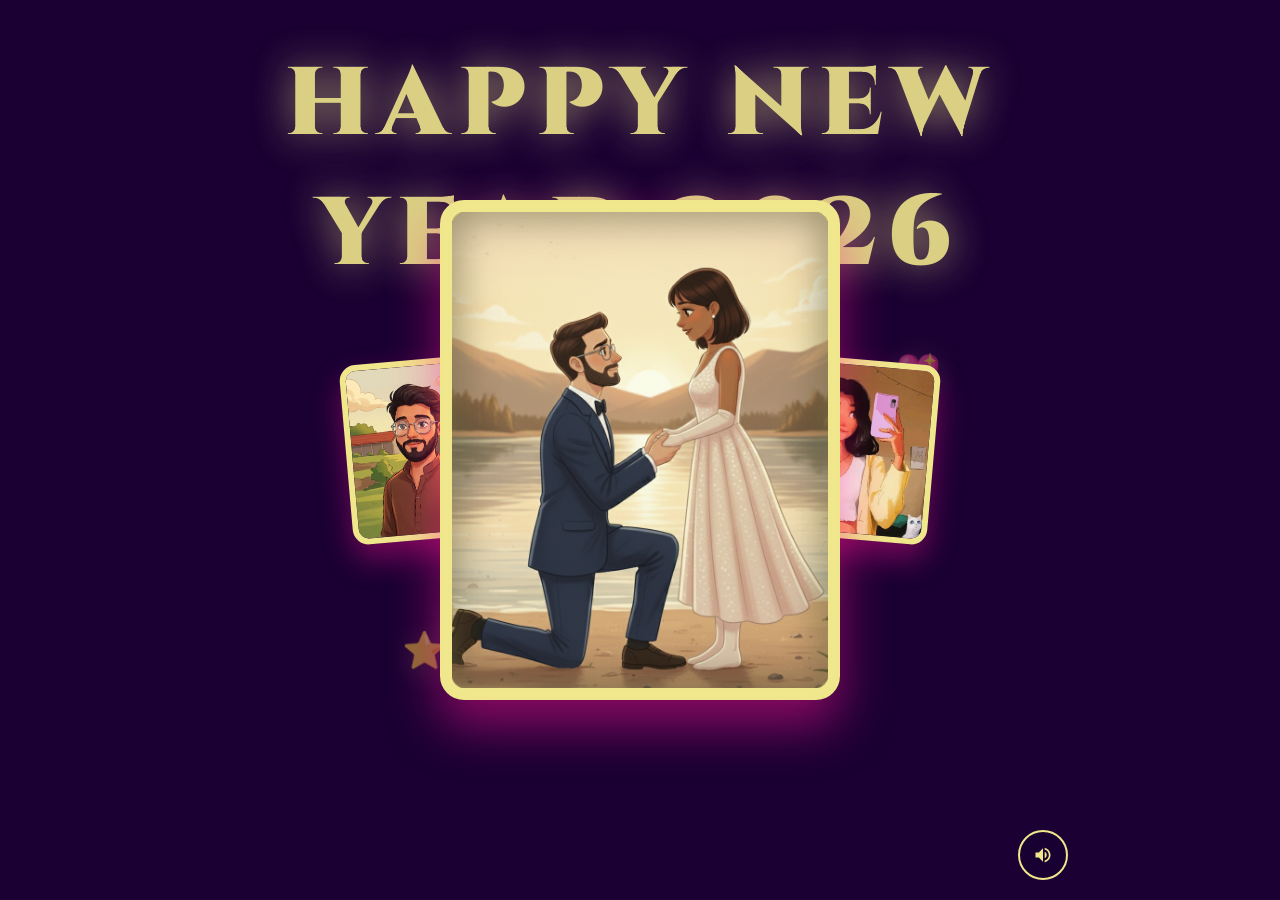
<file: Happy-New-Year/last.html>
<!DOCTYPE html>
<html lang="en">

<head>
  <meta charset="UTF-8" />
  <meta name="viewport" content="width=device-width, initial-scale=1.0, maximum-scale=1.0, user-scalable=no" />
  <title>Royal New Year 2026</title>
  <link
    href="https://fonts.googleapis.com/css2?family=Cinzel:wght@700;900&family=Playfair+Display:wght@400;700&display=swap"
    rel="stylesheet" />
  <style>
    * {
      margin: 0;
      padding: 0;
      box-sizing: border-box;
    }

    :root {
      --royal-gold: #F0E68C;
      /* Honey Gold */
      --deep-crimson: #FF1493;
      /* Hot Pink */
      --rose-pearl: #FFB6C1;
      /* Blush Pink */
      --midnight-royal: #1a0033;
      --crystal-glow: #C0C0C0;
      /* Silver */
      --heart-ember: #FF1493;
      /* Hot Pink */
      --accent-gold: #F0E68C;
      /* Honey Gold */
      --accent-silver: #C0C0C0;
      /* Silver */
    }

    body {
      font-family: "Playfair Display", serif;
      background-color: var(--midnight-royal);
      color: var(--crystal-glow);
      overflow: hidden;
      height: 100vh;
      position: relative;
      will-change: transform;
    }

    /* Container for 70% page size */
    .page-container {
      position: relative;
      width: 70%;
      height: 100vh;
      margin: 0 auto;
      overflow: hidden;
    }

    /* Hero Banner at TOP */
    .hero-banner {
      position: absolute;
      top: 20px;
      left: 0;
      width: 100%;
      z-index: 100;
      background: transparent;
      display: flex;
      flex-direction: column;
      justify-content: flex-start;
      align-items: center;
      text-align: center;
      pointer-events: none;
      padding-top: 20px;
    }

    @keyframes glowPulse {

      0%,
      100% {
        text-shadow: 0 0 40px rgba(240, 230, 140, 0.7);
      }

      50% {
        text-shadow: 0 0 80px rgba(240, 230, 140, 1);
      }
    }

    @keyframes pinkPulse {

      0%,
      100% {
        text-shadow: 0 0 20px rgba(255, 20, 147, 0.5);
      }

      50% {
        text-shadow: 0 0 40px rgba(255, 20, 147, 0.8);
      }
    }

    .hero-title {
      font-family: "Cinzel", serif;
      font-size: clamp(3rem, 12vw, 6rem);
      font-weight: 900;
      color: var(--royal-gold);
      text-shadow: 0 0 40px rgba(240, 230, 140, 0.7);
      animation: glowPulse 3s infinite ease-in-out;
      letter-spacing: 0.1em;
      margin-bottom: 10px;
      text-transform: uppercase;
      opacity: 0.9;
    }

    .hero-subtitle {
      font-family: "Playfair Display", serif;
      font-size: clamp(1.5rem, 6vw, 2.5rem);
      font-weight: 700;
      color: var(--rose-pearl);
      text-shadow: 0 0 20px rgba(255, 182, 193, 0.5);
      letter-spacing: 0.05em;
      animation: pinkPulse 3s infinite ease-in-out 1s;
    }

    /* Fireworks canvas */
    #fireworks-canvas {
      position: absolute;
      top: 0;
      left: 0;
      width: 100%;
      height: 100%;
      z-index: 199;
      pointer-events: none;
      opacity: 0;
      transition: opacity 1s ease;
    }

    #fireworks-canvas.active {
      opacity: 1;
    }

    /* Main Picture Frame */
    .main-frame-container {
      position: absolute;
      top: 50%;
      left: 50%;
      transform: translate(-50%, -50%);
      z-index: 200;
      width: 400px;
      height: 500px;
      perspective: 1000px;
    }

    .main-picture-frame {
      position: relative;
      width: 100%;
      height: 100%;
      cursor: pointer;
      transform-style: preserve-3d;
      transition: all 0.6s cubic-bezier(0.25, 0.46, 0.45, 0.94);
    }

    .main-picture-frame:hover {
      transform: scale(1.02) translateY(-10px);
      box-shadow: 0 35px 70px rgba(255, 20, 147, 0.6),
        0 0 60px rgba(240, 230, 140, 0.4);
    }

    .main-picture-frame.expanded {
      width: 110%;
      height: 110%;
      transform: scale(1.05) rotateX(3deg);
    }

    .frame-border {
      position: absolute;
      width: 100%;
      height: 100%;
      border: 12px solid var(--royal-gold);
      border-radius: 24px;
      box-shadow: 0 25px 50px rgba(255, 20, 147, 0.5),
        inset 0 0 30px rgba(240, 230, 140, 0.3);
      z-index: 2;
    }

    .frame-border::before {
      content: "";
      position: absolute;
      top: -8px;
      left: -8px;
      right: -8px;
      bottom: -8px;
      border: 4px solid rgba(240, 230, 140, 0.3);
      border-radius: 32px;
      z-index: -1;
    }

    .frame-inner-shadow {
      position: absolute;
      top: 12px;
      left: 12px;
      right: 12px;
      bottom: 12px;
      box-shadow: inset 0 0 40px rgba(0, 0, 0, 0.5);
      border-radius: 12px;
      z-index: 1;
    }

    .frame-content {
      position: absolute;
      top: 12px;
      left: 12px;
      right: 12px;
      bottom: 12px;
      overflow: hidden;
      border-radius: 12px;
      z-index: 0;
    }

    .picture-slide {
      width: 100%;
      height: 100%;
      background-size: cover;
      background-position: center;
      opacity: 0;
      position: absolute;
      transition: opacity 0.8s ease-in-out;
    }

    .picture-slide.active {
      opacity: 1;
      z-index: 1;
    }

    /* Side Picture Frames */
    .side-frames {
      position: absolute;
      top: 50%;
      left: 50%;
      transform: translate(-50%, -50%);
      width: 100%;
      height: 100%;
      z-index: 198;
      pointer-events: none;
    }

    .side-frame {
      position: absolute;
      width: 140px;
      height: 180px;
      border: 6px solid var(--royal-gold);
      border-radius: 16px;
      box-shadow: 0 15px 30px rgba(255, 20, 147, 0.4),
        inset 0 0 20px rgba(240, 230, 140, 0.2);
      overflow: hidden;
      pointer-events: auto;
    }

    .side-frame.left {
      top: 40%;
      left: 25%;
      transform: translateX(-50%) rotate(-5deg);
    }

    .side-frame.right {
      top: 40%;
      right: 25%;
      transform: translateX(50%) rotate(5deg);
    }

    .side-frame-content {
      width: 100%;
      height: 100%;
      background-size: cover;
      background-position: center;
    }

    .side-frame-label {
      position: absolute;
      bottom: -30px;
      left: 50%;
      transform: translateX(-50%);
      font-family: "Cinzel", serif;
      font-size: 1.2rem;
      font-weight: 700;
      color: var(--royal-gold);
      text-shadow: 0 0 10px rgba(240, 230, 140, 0.7);
      text-align: center;
      width: 100px;
    }

    .side-frame.left .side-frame-label {
      color: var(--deep-crimson);
      text-shadow: 0 0 10px rgba(255, 20, 147, 0.7);
    }

    .side-frame.right .side-frame-label {
      color: var(--rose-pearl);
      text-shadow: 0 0 10px rgba(255, 182, 193, 0.7);
    }

    /* Royal Card Overlay */
    .royal-card-overlay {
      position: fixed;
      top: 50%;
      left: 50%;
      transform: translate(-50%, -50%) scale(0.8);
      width: min(63vw, 840px);
      height: 85vh;
      background: linear-gradient(145deg,
          var(--rose-pearl),
          var(--crystal-glow));
      border: 6px solid var(--royal-gold);
      border-radius: 30px;
      box-shadow: 0 50px 100px rgba(255, 20, 147, 0.7),
        inset 0 0 60px rgba(240, 230, 140, 0.7),
        0 0 100px rgba(240, 230, 140, 0.6);
      display: flex;
      flex-direction: column;
      align-items: center;
      justify-content: flex-start;
      padding: 40px;
      text-align: center;
      z-index: 210;
      opacity: 0;
      pointer-events: none;
      transition: all 0.8s cubic-bezier(0.25, 0.46, 0.45, 0.94);
      overflow: hidden;
    }

    .royal-card-overlay.active {
      opacity: 1;
      transform: translate(-50%, -50%) scale(1);
      pointer-events: all;
    }

    .card-content {
      width: 100%;
      height: 100%;
      display: flex;
      flex-direction: column;
      align-items: center;
      justify-content: flex-start;
      overflow-y: auto;
      padding-right: 10px;
    }

    .card-title {
      font-family: "Cinzel", serif;
      font-size: clamp(2.5rem, 6vw, 4rem);
      color: var(--deep-crimson);
      margin-bottom: 20px;
      text-shadow: 0 0 10px rgba(240, 230, 140, 0.3);
      flex-shrink: 0;
    }

    .card-message {
      font-size: clamp(1.2rem, 3vw, 1.8rem);
      line-height: 1.8;
      margin-bottom: 30px;
      max-width: 90%;
      color: var(--midnight-royal);
      text-align: justify;
      flex-shrink: 0;
      padding: 0 10px;
    }

    .typewriter-container {
      position: relative;
      font-family: "Cinzel", serif;
      font-size: clamp(2rem, 5vw, 3.5rem);
      font-weight: 700;
      color: var(--deep-crimson);
      text-align: center;
      margin: 20px 0 10px 0;
      flex-shrink: 0;
    }

    .typewriter-text {
      size: 200cm;
      overflow: hidden;
      text-align: center;
      white-space: nowrap;
      border-right: 4px solid var(--royal-gold);
      animation: typing 4s steps(40, end) 1s forwards,
        blink-caret 0.75s step-end infinite 5s;
    }

    @keyframes typing {
      from {
        width: 0;
      }

      to {
        width: 100%;
      }
    }

    @keyframes blink-caret {

      from,
      to {
        border-color: transparent;
      }

      50% {
        border-color: var(--royal-gold);
      }
    }

    /* Chibi Stickers */
    .sticker {
      position: absolute;
      width: 80px;
      height: 80px;
      z-index: 197;
      will-change: transform;
      backface-visibility: hidden;
      filter: drop-shadow(0 5px 15px rgba(240, 230, 140, 0.3));
      cursor: pointer;
      opacity: 0.5;
    }

    /* Celebration particles */
    .particle {
      position: absolute;
      pointer-events: none;
      z-index: 205;
    }

    .crown-particle {
      width: 12px;
      height: 12px;
      background: var(--royal-gold);
      clip-path: polygon(50% 0%,
          61% 35%,
          98% 35%,
          68% 57%,
          79% 91%,
          50% 70%,
          21% 91%,
          32% 57%,
          2% 35%,
          39% 35%);
    }

    .heart-particle {
      width: 10px;
      height: 8px;
      background: var(--deep-crimson);
      clip-path: path("M10,2 C5,2 2,5 2,9 C2,12 5,15 10,18 C15,15 18,12 18,9 C18,5 15,2 10,2 Z"
        );
    }

    /* Audio controls */
    #audio-control {
      position: fixed;
      bottom: 20px;
      right: calc(15% + 20px);
      z-index: 300;
      background: rgba(26, 0, 51, 0.7);
      border: 2px solid var(--royal-gold);
      border-radius: 50%;
      width: 50px;
      height: 50px;
      display: flex;
      align-items: center;
      justify-content: center;
      cursor: pointer;
      transition: opacity 0.3s ease;
    }

    .audio-icon {
      width: 20px;
      height: 20px;
      fill: var(--royal-gold);
    }

    /* Custom scrollbar for card */
    .card-content::-webkit-scrollbar {
      width: 8px;
    }

    .card-content::-webkit-scrollbar-track {
      background: rgba(240, 230, 140, 0.1);
      border-radius: 10px;
    }

    .card-content::-webkit-scrollbar-thumb {
      background: var(--royal-gold);
      border-radius: 10px;
    }

    /* Background small fireworks */
    .small-fireworks {
      position: absolute;
      top: 0;
      left: 0;
      width: 100%;
      height: 100%;
      z-index: 195;
      pointer-events: none;
      opacity: 0;
      transition: opacity 1s ease;
    }

    .small-fireworks.active {
      opacity: 0.4;
    }

    /* Pink glow effect for frames */
    @keyframes frameGlow {

      0%,
      100% {
        box-shadow: 0 25px 50px rgba(255, 20, 147, 0.5),
          inset 0 0 30px rgba(240, 230, 140, 0.3);
      }

      50% {
        box-shadow: 0 25px 50px rgba(255, 20, 147, 0.7),
          inset 0 0 30px rgba(240, 230, 140, 0.5);
      }
    }

    .main-picture-frame {
      animation: frameGlow 4s infinite ease-in-out;
    }

    /* Responsive adjustments */
    @media (max-width: 768px) {
      .page-container {
        width: 95%;
      }

      .hero-banner {
        top: 10px;
        padding-top: 10px;
      }

      .hero-title {
        font-size: clamp(2.5rem, 10vw, 4rem);
      }

      .hero-subtitle {
        font-size: clamp(1.2rem, 5vw, 2rem);
      }

      .main-frame-container {
        width: 80vw;
        height: 60vh;
      }

      .side-frame {
        width: 100px;
        height: 130px;
      }

      .side-frame.left {
        top: 35%;
        left: 20%;
      }

      .side-frame.right {
        top: 35%;
        right: 20%;
      }

      .side-frame-label {
        font-size: 1rem;
        bottom: -25px;
      }

      .royal-card-overlay {
        width: min(85vw, 840px);
        height: 80vh;
        padding: 20px;
      }

      .card-message {
        font-size: 1.1rem;
        line-height: 1.6;
      }
    }

    @media (max-height: 600px) {
      .hero-banner {
        top: 5px;
        padding-top: 5px;
      }

      .hero-title {
        font-size: clamp(2rem, 8vw, 3rem);
      }

      .main-frame-container {
        width: 85vw;
        height: 55vh;
      }

      .side-frame {
        width: 80px;
        height: 100px;
      }

      .royal-card-overlay {
        height: 75vh;
        padding: 15px;
      }
    }
  </style>
</head>

<body>
  <!-- Debug info -->
  <div id="debug-info"></div>

  <!-- Small background fireworks canvas -->
  <canvas class="small-fireworks" id="small-fireworks-canvas"></canvas>

  <!-- Main container (70% width) -->
  <div class="page-container">
    <!-- Hero Banner at TOP -->
    <div class="hero-banner">
      <h1 class="hero-title">HAPPY NEW YEAR 2026</h1>
      <p class="hero-subtitle">My Forever Love</p>
    </div>

    <!-- Main Fireworks Canvas -->
    <canvas id="fireworks-canvas"></canvas>

    <!-- Side Picture Frames -->
    <div class="side-frames">
      <div class="side-frame left">
        <div class="side-frame-content" id="me-frame"></div>
        <div class="side-frame-label">ME</div>
      </div>
      <div class="side-frame right">
        <div class="side-frame-content" id="her-frame"></div>
        <div class="side-frame-label">HER</div>
      </div>
    </div>

    <!-- Main Picture Frame -->
    <div class="main-frame-container">
      <div class="main-picture-frame" id="main-picture-frame">
        <div class="frame-border"></div>
        <div class="frame-inner-shadow"></div>
        <div class="frame-content" id="frame-content">
          <!-- Pictures will be added dynamically -->
        </div>
      </div>
    </div>

    <!-- Royal Card Overlay -->
    <div class="royal-card-overlay" id="royal-card-overlay">
      <div class="card-content">
        <h2 class="card-title">Proclamation of Love</h2>
        <p class="card-message">
          On the last day of this year, I keep thinking about how I ended up choosing you, Shreya, without ever planning
          to. It started so simply a post about making friends, a message sent without expectation. We moved from
          Threads to Instagram, argued for hours, laughed at misunderstandings, even the fact that I once thought you
          were a guy. What began as debates slowly turned into something deeper. Somewhere between constant talks,
          stupid jokes, late nights, playful and intimate conversations, and even the sad moments, you became my
          constant without either of us saying it out loud.We didnt rush love. We grew into it. We were already loving each other long before we confessed it. And when
          we finally did, it felt less like a beginning and more like an acknowledgment of what already existed. Real,
          imperfect, honest. Just us. As this year ends, Im not making dramatic promises or pretending life will suddenly be flawless. Im
          promising something steadier. Presence. Effort. Choosing you again and again on calm days, on difficult days,
          on days filled with laughter and days that test us. Walking into the new year with you. Laughing with you,
          teasing you, holding you, growing with you.This isnt destiny dressed up in fancy words. Its me, at the end of this year, saying one clear truth: my
          heart feels at home with you, Shreya. I love you deeply, and I want to step into the new year and every year
          after holding that love together.
        </p>
        <div class="typewriter-container">
          <div class="typewriter-text" id="typewriter-text">
            I Love You 💖
          </div>
        </div>
      </div>
    </div>

    <!-- Audio Control -->
    <div id="audio-control">
      <svg class="audio-icon" viewBox="0 0 24 24">
        <path
          d="M3 9v6h4l5 5V4L7 9H3zm13.5 3c0-1.77-1.02-3.29-2.5-4.03v8.05c1.48-.73 2.5-2.25 2.5-4.02zM14 3.23v2.06c2.89.86 5 3.54 5 6.71s-2.11 5.85-5 6.71v2.06c4.01-.91 7-4.49 7-8.77s-2.99-7.86-7-8.77z" />
      </svg>
    </div>
  </div>

  <!-- Audio Element -->
  <audio id="flute-music" preload="auto" loop="true">
    <source src="bells-melody-holiday-bells.mp3" type="audio/mpeg" />
  </audio>

  <script>
    // DOM Elements
    const mainPictureFrame = document.getElementById("main-picture-frame");
    const royalCardOverlay = document.getElementById("royal-card-overlay");
    const audioControl = document.getElementById("audio-control");
    const fluteMusic = document.getElementById("flute-music");
    const frameContent = document.getElementById("frame-content");
    const debugInfo = document.getElementById("debug-info");
    const fireworksCanvas = document.getElementById("fireworks-canvas");
    const smallFireworksCanvas = document.getElementById("small-fireworks-canvas");
    const ctx = fireworksCanvas.getContext("2d");
    const smallCtx = smallFireworksCanvas.getContext("2d");

    // Pictures array
    const pictures = [
      "pic1.jpg",
      "pic2.jpg",
      "pic3.jpg",
      "pic4.jpg",
      "pic5.jpg",
      "pic6.jpg"

    ];

    // Fallback images
    const meImage = "me.jpg";
    const herImage = "her.jpg";

    // Set debug mode
    const DEBUG = false;
    if (DEBUG) debugInfo.style.display = "block";

    // Log debug info
    function logDebug(message) {
      if (DEBUG) {
        debugInfo.innerHTML = message;
        console.log("[DEBUG]", message);
      }
    }

    // Set canvas size
    function resizeCanvas() {
      const container = document.querySelector('.page-container');
      fireworksCanvas.width = container.offsetWidth;
      fireworksCanvas.height = container.offsetHeight;
      smallFireworksCanvas.width = container.offsetWidth;
      smallFireworksCanvas.height = container.offsetHeight;
    }

    resizeCanvas();
    window.addEventListener("resize", resizeCanvas);

    // Create picture slides dynamically
    function createPictureSlides() {
      frameContent.innerHTML = "";

      pictures.forEach((src, index) => {
        const slide = document.createElement("div");
        slide.className = "picture-slide";
        if (index === 0) slide.classList.add("active");
        slide.style.backgroundImage = `url('${src}')`;
        frameContent.appendChild(slide);
      });

      // Set side frame images
      document.getElementById(
        "me-frame"
      ).style.backgroundImage = `url('${meImage}')`;
      document.getElementById(
        "her-frame"
      ).style.backgroundImage = `url('${herImage}')`;

      logDebug("Pictures created successfully");
    }

    // Picture frame setup
    let currentSlide = 0;
    let slideInterval;

    // Start automatic picture rotation
    function startPictureRotation() {
      clearInterval(slideInterval);
      slideInterval = setInterval(() => {
        const slides = document.querySelectorAll(".picture-slide");
        slides[currentSlide].classList.remove("active");
        currentSlide = (currentSlide + 1) % slides.length;
        slides[currentSlide].classList.add("active");
        logDebug(`Showing picture ${currentSlide + 1}`);
      }, 3000);
    }

    // Main frame click handler
    mainPictureFrame.addEventListener("click", function (e) {
      e.stopPropagation();
      logDebug("Main frame clicked");

      // Expand the frame
      this.classList.add("expanded");
      logDebug("Frame expanded");

      // Show the card with smooth animation
      setTimeout(() => {
        royalCardOverlay.classList.add("active");
        logDebug("Royal card overlay shown");

        // Activate BOTH fireworks layers
        fireworksCanvas.classList.add("active");
        smallFireworksCanvas.classList.add("active");
        logDebug("Fireworks activated");

        // Play music
        playMusic();
        logDebug("Music play triggered");

        // Start celebration
        setTimeout(() => {
          startCelebration();
          logDebug("Celebration started");
        }, 500);
      }, 400);
    });

    // Close card when clicking outside
    document.addEventListener('click', function (e) {
      if (royalCardOverlay.classList.contains('active') &&
        !royalCardOverlay.contains(e.target) &&
        e.target !== mainPictureFrame &&
        !mainPictureFrame.contains(e.target)) {

        royalCardOverlay.classList.remove('active');
        mainPictureFrame.classList.remove('expanded');

        // Fade out fireworks when card is closed
        setTimeout(() => {
          fireworksCanvas.classList.remove('active');
          smallFireworksCanvas.classList.remove('active');
        }, 500);
      }
    });

    // Audio control
    audioControl.addEventListener("click", function (e) {
      e.stopPropagation();
      if (fluteMusic.paused) {
        fluteMusic.play();
        this.innerHTML =
          '<svg class="audio-icon" viewBox="0 0 24 24"><path d="M12 14.5c1.66 0 3-1.34 3-3s-1.34-3-3-3-3 1.34-3 3 1.34 3 3 3z"/></svg>';
        logDebug("Music resumed");
      } else {
        fluteMusic.pause();
        this.innerHTML =
          '<svg class="audio-icon" viewBox="0 0 24 24"><path d="M3 9v6h4l5 5V4L7 9H3zm13.5 3c0-1.77-1.02-3.29-2.5-4.03v8.05c1.48-.73 2.5-2.25 2.5-4.02zM14 3.23v2.06c2.89.86 5 3.54 5 6.71s-2.11 5.85-5 6.71v2.06c4.01-.91 7-4.49 7-8.77s-2.99-7.86-7-8.77z"/></svg>';
        logDebug("Music paused");
      }
    });

    // Play music with user interaction fix
    function playMusic() {
      fluteMusic.volume = 0.4;

      // Try to play immediately
      fluteMusic
        .play()
        .then(() => {
          logDebug("Music playing successfully");
        })
        .catch((e) => {
          logDebug("Music play blocked: " + e.message);
          // Show audio control
          audioControl.style.opacity = "1";
        });
    }

    // Create chibi stickers
    function createStickers() {
      const stickerContainer = document.querySelector('.page-container');
      const emojis = [
        "👑", "💖", "💎", "🎀", "⭐", "✨", "🎊", "🎇"
      ];

      for (let i = 0; i < 8; i++) {
        const sticker = document.createElement("div");
        sticker.className = "sticker";
        sticker.style.left = `${15 + Math.random() * 70}%`;
        sticker.style.top = `${25 + Math.random() * 50}%`;

        const emoji = emojis[i % emojis.length];
        sticker.textContent = emoji;
        sticker.style.fontSize = "36px";
        sticker.style.fontFamily = "Arial, sans-serif";
        sticker.style.opacity = "0.5";

        // Add floating animation
        const style = document.createElement("style");
        const keyframes = `
            @keyframes float${i} {
              0%, 100% { transform: translate(0, 0) scale(${0.8 + Math.random() * 0.3}); }
              25% { transform: translate(${Math.random() * 30 - 15}px, ${Math.random() * 15 - 7}px) scale(${0.9 + Math.random() * 0.2}); }
              50% { transform: translate(${Math.random() * 20 - 10}px, ${Math.random() * 20 - 10}px) scale(${0.7 + Math.random() * 0.4}); }
              75% { transform: translate(${Math.random() * 15 - 7}px, ${Math.random() * 15 - 7}px) scale(${0.85 + Math.random() * 0.25}); }
            }
          `;
        style.textContent = keyframes;
        document.head.appendChild(style);

        sticker.style.animation = `float${i} ${8 + Math.random() * 8}s ease-in-out ${Math.random() * 3}s infinite`;

        stickerContainer.appendChild(sticker);
      }
      logDebug("8 stickers created");
    }

    // ========== BACKGROUND SMALL FIREWORKS ==========
    class SmallFirework {
      constructor() {
        this.x = Math.random() * smallFireworksCanvas.width;
        this.y = smallFireworksCanvas.height + 5;
        this.speed = 2 + Math.random() * 3;
        this.radius = 1 + Math.random() * 2;
        this.color = [
          "#F0E68C88", // Honey Gold
          "#FF149388", // Hot Pink
          "#FFB6C188", // Blush Pink
          "#C0C0C088"  // Silver
        ][Math.floor(Math.random() * 4)];
        this.particles = [];
        this.exploded = false;
        this.targetY = 50 + Math.random() * (smallFireworksCanvas.height * 0.4);
      }

      update() {
        if (!this.exploded) {
          this.y -= this.speed;

          if (this.y <= this.targetY) {
            this.explode();
            return true;
          }
        } else {
          // Update particles
          for (let i = this.particles.length - 1; i >= 0; i--) {
            const p = this.particles[i];
            p.x += p.vx;
            p.y += p.vy;
            p.life -= 0.015;

            if (p.life <= 0) {
              this.particles.splice(i, 1);
            }
          }
          return this.particles.length > 0;
        }
        return true;
      }

      explode() {
        this.exploded = true;
        const particleCount = 15 + Math.floor(Math.random() * 20);

        for (let i = 0; i < particleCount; i++) {
          const angle = (Math.PI * 2 * i) / particleCount;
          const speed = 0.5 + Math.random() * 1.5;
          this.particles.push({
            x: this.x,
            y: this.y,
            vx: Math.cos(angle) * speed,
            vy: Math.sin(angle) * speed,
            radius: 0.5 + Math.random() * 1,
            color: this.color,
            life: 0.8
          });
        }
      }

      draw() {
        if (!this.exploded) {
          smallCtx.fillStyle = this.color;
          smallCtx.beginPath();
          smallCtx.arc(this.x, this.y, this.radius, 0, Math.PI * 2);
          smallCtx.fill();
        } else {
          this.particles.forEach(p => {
            smallCtx.globalAlpha = p.life;
            smallCtx.fillStyle = p.color;
            smallCtx.beginPath();
            smallCtx.arc(p.x, p.y, p.radius, 0, Math.PI * 2);
            smallCtx.fill();
          });
          smallCtx.globalAlpha = 1;
        }
      }
    }

    let smallFireworks = [];
    let lastSmallFirework = 0;
    const smallFireworkInterval = 800;

    function updateSmallFireworks() {
      const now = Date.now();
      if (smallFireworksCanvas.classList.contains("active") &&
        now - lastSmallFirework > smallFireworkInterval) {
        if (smallFireworks.length < 8) {
          smallFireworks.push(new SmallFirework());
          lastSmallFirework = now;
        }
      }

      // Clear with very subtle background
      smallCtx.fillStyle = 'rgba(26, 0, 51, 0.05)';
      smallCtx.fillRect(0, 0, smallFireworksCanvas.width, smallFireworksCanvas.height);

      // Update and draw small fireworks
      for (let i = smallFireworks.length - 1; i >= 0; i--) {
        if (!smallFireworks[i].update()) {
          smallFireworks.splice(i, 1);
        } else {
          smallFireworks[i].draw();
        }
      }

      requestAnimationFrame(updateSmallFireworks);
    }

    // ========== MAIN FIREWORKS ==========
    class Firework {
      constructor() {
        this.x = 50 + Math.random() * (fireworksCanvas.width - 100);
        this.y = fireworksCanvas.height + 50;
        this.targetX = 100 + Math.random() * (fireworksCanvas.width - 200);
        this.targetY = 50 + Math.random() * (fireworksCanvas.height * 0.6);
        this.speed = 5 + Math.random() * 8;
        this.angle = Math.atan2(this.targetY - this.y, this.targetX - this.x);
        this.vx = Math.cos(this.angle) * this.speed;
        this.vy = Math.sin(this.angle) * this.speed;
        this.radius = 4 + Math.random() * 8;
        this.color = [
          "#F0E68C", // Honey Gold
          "#FF1493", // Hot Pink
          "#FFB6C1", // Blush Pink
          "#C0C0C0", // Silver
          "#FFFFFF", // White
          "#FF69B4", // Another pink
          "#FFD700", // Gold
          "#00FFFF"  // Cyan for variety
        ][Math.floor(Math.random() * 8)];
        this.particles = [];
        this.exploded = false;
        this.glowIntensity = 0;
      }

      update() {
        if (!this.exploded) {
          this.x += this.vx;
          this.y += this.vy;
          this.vy += 0.08;

          const distanceToTarget = Math.sqrt(
            Math.pow(this.x - this.targetX, 2) +
            Math.pow(this.y - this.targetY, 2)
          );
          this.glowIntensity = Math.max(0, 1 - distanceToTarget / 200);

          if (distanceToTarget < 30 || this.y < 30) {
            this.explode();
            return true;
          }
        } else {
          for (let i = this.particles.length - 1; i >= 0; i--) {
            const p = this.particles[i];
            p.x += p.vx;
            p.y += p.vy;
            p.vy += 0.08;
            p.life -= 0.012;
            p.glow -= 0.02;

            if (p.life <= 0) {
              this.particles.splice(i, 1);
            }
          }
          return this.particles.length > 0;
        }
        return true;
      }

      explode() {
        this.exploded = true;
        const particleCount = 150 + Math.floor(Math.random() * 150);

        for (let i = 0; i < particleCount; i++) {
          const angle = (Math.PI * 2 * i) / particleCount;
          const speed = 3 + Math.random() * 10;
          this.particles.push({
            x: this.x,
            y: this.y,
            vx: Math.cos(angle) * speed,
            vy: Math.sin(angle) * speed,
            radius: 1.5 + Math.random() * 4,
            color: this.color,
            life: 1,
            glow: 1,
            glitter: Math.random() > 0.6,
            trail: Math.random() > 0.3
          });
        }

        for (let i = 0; i < particleCount * 0.3; i++) {
          const angle = Math.random() * Math.PI * 2;
          const speed = 8 + Math.random() * 12;
          this.particles.push({
            x: this.x,
            y: this.y,
            vx: Math.cos(angle) * speed,
            vy: Math.sin(angle) * speed,
            radius: 0.8 + Math.random() * 2,
            color: "#FFFFFF",
            life: 0.7,
            glow: 0.8,
            glitter: true,
            trail: true
          });
        }
      }

      draw() {
        if (!this.exploded) {
          const gradient = ctx.createRadialGradient(
            this.x, this.y, 0,
            this.x, this.y, this.radius * 3
          );
          gradient.addColorStop(0, this.color);
          gradient.addColorStop(0.7, `${this.color}80`);
          gradient.addColorStop(1, 'transparent');

          ctx.fillStyle = gradient;
          ctx.beginPath();
          ctx.arc(this.x, this.y, this.radius * 3, 0, Math.PI * 2);
          ctx.fill();

          ctx.fillStyle = this.color;
          ctx.beginPath();
          ctx.arc(this.x, this.y, this.radius, 0, Math.PI * 2);
          ctx.fill();

          if (this.glowIntensity > 0.1) {
            ctx.shadowColor = this.color;
            ctx.shadowBlur = 20 * this.glowIntensity;
            ctx.fillStyle = this.color;
            ctx.beginPath();
            ctx.arc(this.x, this.y, this.radius * 1.5, 0, Math.PI * 2);
            ctx.fill();
            ctx.shadowBlur = 0;
          }
        } else {
          this.particles.forEach((p, index) => {
            if (p.trail && index % 3 === 0) {
              for (let i = 1; i < 4; i++) {
                const trailX = p.x - p.vx * i * 0.3;
                const trailY = p.y - p.vy * i * 0.3;
                ctx.globalAlpha = p.life * (0.7 - i * 0.2);
                ctx.fillStyle = p.color;
                ctx.beginPath();
                ctx.arc(trailX, trailY, p.radius * (1 - i * 0.25), 0, Math.PI * 2);
                ctx.fill();
              }
            }

            ctx.globalAlpha = p.life;

            if (p.glow > 0.1) {
              ctx.shadowColor = p.color;
              ctx.shadowBlur = 15 * p.glow;
            }

            if (p.glitter) {
              const glitterGradient = ctx.createRadialGradient(
                p.x, p.y, 0,
                p.x, p.y, p.radius * 2
              );
              glitterGradient.addColorStop(0, p.color);
              glitterGradient.addColorStop(0.7, 'white');
              glitterGradient.addColorStop(1, 'transparent');
              ctx.fillStyle = glitterGradient;
            } else {
              ctx.fillStyle = p.color;
            }

            ctx.beginPath();
            ctx.arc(p.x, p.y, p.radius, 0, Math.PI * 2);
            ctx.fill();

            ctx.shadowBlur = 0;
            ctx.globalAlpha = 1;
          });
        }
      }
    }

    let fireworks = [];
    let lastFirework = 0;
    const fireworkInterval = 400;

    function updateFireworks() {
      const now = Date.now();
      if (fireworksCanvas.classList.contains("active") &&
        now - lastFirework > fireworkInterval) {
        if (fireworks.length < 12) {
          fireworks.push(new Firework());
          lastFirework = now;
        }
      }

      // Clear with subtle starry background
      ctx.fillStyle = 'rgba(26, 0, 51, 0.1)';
      ctx.fillRect(0, 0, fireworksCanvas.width, fireworksCanvas.height);

      // Add subtle stars
      if (Math.random() > 0.9) {
        ctx.fillStyle = 'rgba(255, 255, 255, 0.3)';
        ctx.beginPath();
        ctx.arc(
          Math.random() * fireworksCanvas.width,
          Math.random() * fireworksCanvas.height,
          1 + Math.random() * 2,
          0, Math.PI * 2
        );
        ctx.fill();
      }

      // Draw fireworks
      for (let i = fireworks.length - 1; i >= 0; i--) {
        if (!fireworks[i].update()) {
          fireworks.splice(i, 1);
        } else {
          fireworks[i].draw();
        }
      }

      requestAnimationFrame(updateFireworks);
    }

    // Celebration animation
    function startCelebration() {
      // Crown particles
      for (let i = 0; i < 70; i++) {
        setTimeout(() => {
          createCrownParticle();
        }, i * 12);
      }

      // Heart confetti
      for (let i = 0; i < 50; i++) {
        setTimeout(() => {
          createHeartParticle();
        }, i * 20);
      }
    }

    // Create crown particle
    function createCrownParticle() {
      const crown = document.createElement("div");
      crown.className = "particle crown-particle";
      const startX = fireworksCanvas.width / 2 + (Math.random() - 0.5) * 400;
      const startY = fireworksCanvas.height / 2 + (Math.random() - 0.5) * 400;
      crown.style.left = `${startX}px`;
      crown.style.top = `${startY}px`;
      document.querySelector('.page-container').appendChild(crown);

      const destX = startX + (Math.random() - 0.5) * 800;
      const destY = startY - 300 - Math.random() * 700;

      crown.animate(
        [
          { transform: "translate(0, 0) rotate(0deg) scale(0.3)", opacity: 1 },
          {
            transform: `translate(${destX - startX}px, ${destY - startY
              }px) rotate(${1080 * (Math.random() > 0.5 ? 1 : -1)}deg) scale(${2 + Math.random() * 1.5})`,
            opacity: 0,
          },
        ],
        {
          duration: 2500 + Math.random() * 1000,
          easing: "cubic-bezier(0.165, 0.84, 0.44, 1)",
        }
      ).onfinish = () => {
        document.querySelector('.page-container').removeChild(crown);
      };
    }

    // Create heart particle
    function createHeartParticle() {
      const heart = document.createElement("div");
      heart.className = "particle heart-particle";
      const startX = fireworksCanvas.width / 2 + (Math.random() - 0.5) * 300;
      const startY = fireworksCanvas.height / 2;
      heart.style.left = `${startX}px`;
      heart.style.top = `${startY}px`;
      document.querySelector('.page-container').appendChild(heart);

      const destX = startX + (Math.random() - 0.5) * fireworksCanvas.width;
      const destY = -150 - Math.random() * 300;

      heart.animate(
        [
          { transform: "translate(0, 0) rotate(0deg) scale(0.8)", opacity: 1 },
          {
            transform: `translate(${destX - startX}px, ${destY - startY
              }px) rotate(${1440 * (Math.random() > 0.5 ? 1 : -1)}deg) scale(${2.5 + Math.random() * 1.5})`,
            opacity: 0,
          },
        ],
        {
          duration: 3000 + Math.random() * 1500,
          easing: "cubic-bezier(0.165, 0.84, 0.44, 1)",
        }
      ).onfinish = () => {
        document.querySelector('.page-container').removeChild(heart);
      };
    }

    // Initialize everything when DOM is ready
    document.addEventListener("DOMContentLoaded", function () {
      logDebug("DOM loaded, initializing...");

      // Create pictures
      createPictureSlides();

      // Start picture rotation
      startPictureRotation();

      // Create stickers
      createStickers();

      // Start BOTH fireworks animations
      updateFireworks();
      updateSmallFireworks();

      // Auto-play music after page load
      setTimeout(() => {
        playMusic();
      }, 1000);

      logDebug("Initialization complete");
    });
  </script>
</body>

</html>
</file>
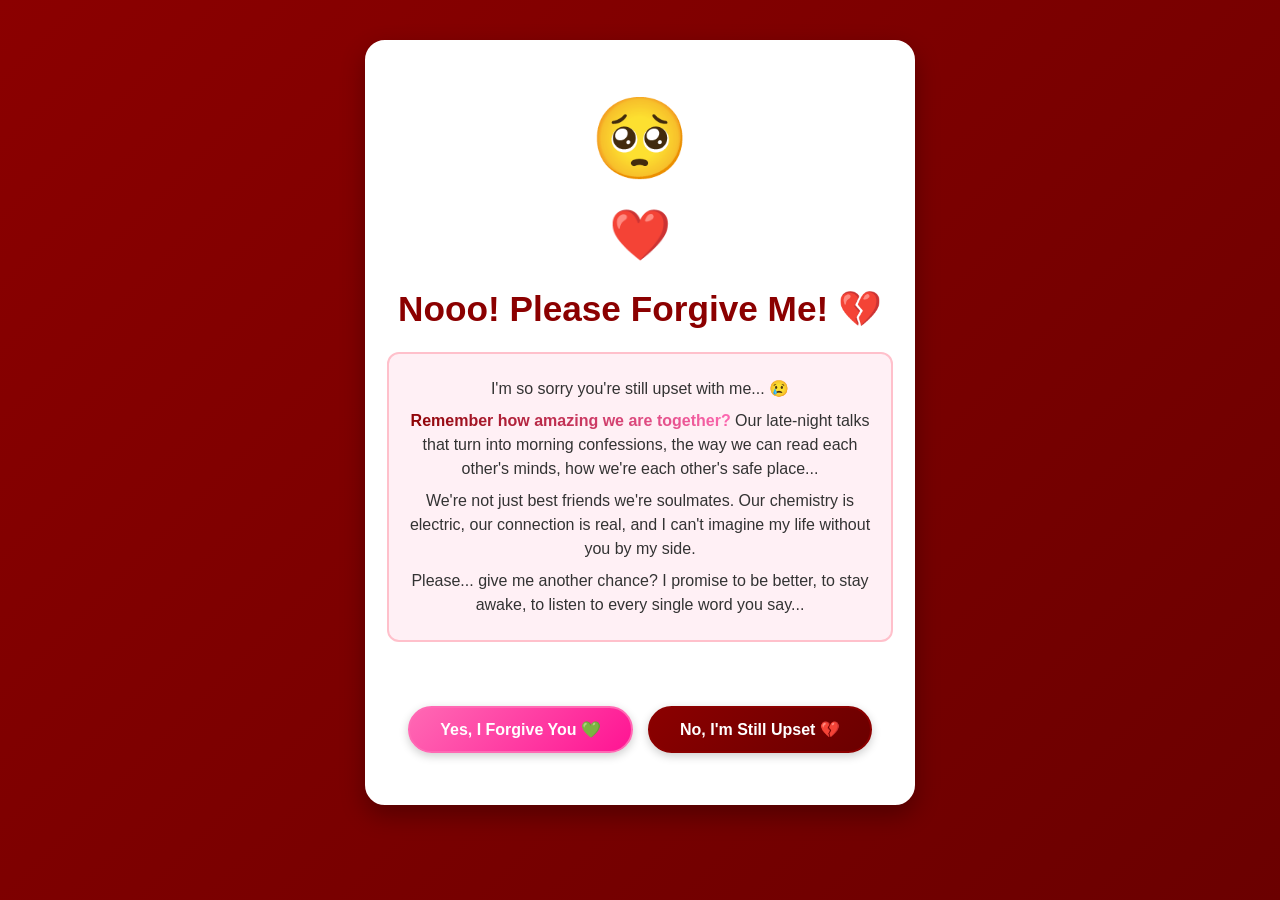
<file: Sorry-Bestie/no.html>
<!DOCTYPE html>
<html lang="en">
<head>
    <meta charset="UTF-8">
    <meta name="viewport" content="width=device-width, initial-scale=1.0">
    <title>Please Forgive Me! 💔</title>
    <link rel="stylesheet" href="https://cdnjs.cloudflare.com/ajax/libs/font-awesome/6.4.0/css/all.min.css">
    <style>
        * {
            margin: 0;
            padding: 0;
            box-sizing: border-box;
            font-family: 'Segoe UI', Tahoma, Geneva, Verdana, sans-serif;
        }
        
        body {
            background: linear-gradient(135deg, #8b0000 0%, #6b0000 100%);
            min-height: 100vh;
            display: flex;
            justify-content: center;
            align-items: flex-start;
            padding: 20px 15px;
            overflow-x: hidden;
            scroll-behavior: smooth;
        }
        
        .container {
            background: #ffffff;
            border: 2px solid #ffffff;
            border-radius: 20px;
            padding: 30px 20px;
            max-width: 550px;
            width: 100%;
            box-shadow: 0 10px 25px rgba(0, 0, 0, 0.3);
            text-align: center;
            position: relative;
            animation: fadeIn 0.8s ease-out;
            margin-top: 20px;
        }
        
        @keyframes fadeIn {
            from { opacity: 0; transform: translateY(-15px); }
            to { opacity: 1; transform: translateY(0); }
        }
        
        .character {
            font-size: 80px;
            margin: 20px auto;
            transition: all 0.3s ease;
        }
        
        .heart-container {
            margin: 20px 0;
            min-height: 60px;
        }
        
        .heart {
            font-size: 50px;
            color: #ff69b4;
            transition: all 0.3s ease;
        }
        
        .broken-heart {
            animation: shake 0.5s ease;
        }
        
        @keyframes shake {
            0%, 100% { transform: translateX(0); }
            25% { transform: translateX(-10px); }
            75% { transform: translateX(10px); }
        }
        
        h1 {
            color: #8b0000;
            font-size: 2.2rem;
            margin-bottom: 18px;
            line-height: 1.3;
            padding: 0 10px;
        }
        
        .message {
            color: #333333;
            font-size: 1rem;
            line-height: 1.5;
            margin: 20px 0;
            text-align: center;
            padding: 15px;
            background: #fff0f5;
            border-radius: 12px;
            border: 2px solid #ffc0cb;
        }
        
        .message p {
            margin: 8px 0;
        }
        
        .highlight {
            color: #8b0000;
            font-weight: 700;
            background: linear-gradient(45deg, #8b0000, #ff69b4);
            -webkit-background-clip: text;
            -webkit-text-fill-color: transparent;
            background-clip: text;
        }
        
        .tears {
            display: flex;
            justify-content: center;
            gap: 10px;
            margin: 15px 0;
            opacity: 0;
            transition: opacity 0.3s ease;
        }
        
        .tears.visible {
            opacity: 1;
        }
        
        .buttons {
            display: flex;
            gap: 15px;
            margin-top: 25px;
            justify-content: center;
            flex-wrap: wrap;
            padding-bottom: 20px;
        }
        
        .btn {
            padding: 12px 30px;
            font-size: 1rem;
            font-weight: 700;
            border: 2.5px solid #ffffff;
            border-radius: 40px;
            cursor: pointer;
            transition: all 0.2s ease;
            text-decoration: none;
            display: inline-block;
            min-width: 110px;
            box-shadow: 0 3px 10px rgba(0, 0, 0, 0.2);
        }
        
        .btn-yes {
            background: linear-gradient(135deg, #ff69b4, #ff1493);
            color: white;
            border-color: #ff69b4;
        }
        
        .btn-no {
            background: linear-gradient(135deg, #8b0000, #6b0000);
            color: white;
            border-color: #8b0000;
        }
        
        .btn:hover {
            transform: translateY(-2px);
            box-shadow: 0 5px 15px rgba(0, 0, 0, 0.3);
        }
        
        .floating-tears {
            position: fixed;
            top: 0;
            left: 0;
            width: 100%;
            height: 100%;
            pointer-events: none;
            z-index: -1;
        }
        
        .floating-tear {
            position: absolute;
            font-size: 16px;
            opacity: 0.6;
            animation: floatTear 8s infinite linear;
            color: #ffffff;
        }
        
        @keyframes floatTear {
            0% { transform: translate(0, 0) rotate(0deg); }
            100% { transform: translate(20px, 100vh) rotate(180deg); }
        }
        
        /* Scrollbar styling */
        ::-webkit-scrollbar {
            width: 8px;
        }
        
        ::-webkit-scrollbar-track {
            background: rgba(255, 255, 255, 0.1);
        }
        
        ::-webkit-scrollbar-thumb {
            background: rgba(255, 255, 255, 0.3);
            border-radius: 4px;
        }
        
        ::-webkit-scrollbar-thumb:hover {
            background: rgba(255, 255, 255, 0.5);
        }
        
        @media (max-width: 500px) {
            body {
                padding: 15px 10px;
                align-items: flex-start;
            }
            
            .container {
                padding: 25px 15px;
                margin-top: 15px;
            }
            
            .character {
                font-size: 60px;
            }
            
            h1 {
                font-size: 1.8rem;
            }
            
            .buttons {
                gap: 12px;
            }
            
            .btn {
                padding: 10px 25px;
                font-size: 0.95rem;
                min-width: 100px;
            }
            
            .message {
                font-size: 0.9rem;
                line-height: 1.4;
            }
        }
    </style>
</head>
<body>
    <div class="floating-tears" id="floatingTears">
        <!-- Tears will be generated by JavaScript -->
    </div>
    
    <div class="container">
        <div class="character" id="character">🥺</div>
        
        <div class="heart-container">
            <div class="heart" id="heart">❤️</div>
        </div>
        
        <h1>Nooo! Please Forgive Me! 💔</h1>
        
        <div class="message">
            <p>I'm so sorry you're still upset with me... 😢</p>
            
            <p><span class="highlight">Remember how amazing we are together?</span> Our late-night talks that turn into morning confessions, the way we can read each other's minds, how we're each other's safe place...</p>
            
            <p>We're not just best friends  we're soulmates. Our chemistry is electric, our connection is real, and I can't imagine my life without you by my side.</p>
            
            <p>Please... give me another chance? I promise to be better, to stay awake, to listen to every single word you say...</p>
        </div>
        
        <div class="tears" id="tears">
            <span>💧</span>
            <span>💧</span>
            <span>💧</span>
            <span>💧</span>
            <span>💧</span>
        </div>
        
        <div class="buttons">
            <button class="btn btn-yes" id="yesBtn">Yes, I Forgive You 💚</button>
            <button class="btn btn-no" id="noBtn">No, I'm Still Upset 💔</button>
        </div>
    </div>
    
    <script>
        let noCount = 0;
        const character = document.getElementById('character');
        const heart = document.getElementById('heart');
        const tears = document.getElementById('tears');
        const yesBtn = document.getElementById('yesBtn');
        const noBtn = document.getElementById('noBtn');
        const floatingTears = document.getElementById('floatingTears');
        
        const characterStates = ['🥺', '😢', '😭', '😞', '😔', '😫'];
        const heartStates = ['❤️', '💔', '💔💥', '💔💔', '💔💔💔', '💔💔💔💀'];
        const tearCounts = [0, 1, 3, 5, 7, 10];
        
        function updateState() {
            if (noCount >= characterStates.length) {
                character.textContent = characterStates[characterStates.length - 1];
            } else {
                character.textContent = characterStates[noCount];
            }
            
            if (noCount >= heartStates.length) {
                heart.textContent = heartStates[heartStates.length - 1];
            } else {
                heart.textContent = heartStates[noCount];
            }
            
            // Show tears based on count
            if (noCount > 0) {
                tears.classList.add('visible');
                // Show only the number of tears corresponding to the count
                const tearElements = tears.children;
                for (let i = 0; i < tearElements.length; i++) {
                    if (i < Math.min(noCount, tearElements.length)) {
                        tearElements[i].style.opacity = '1';
                    } else {
                        tearElements[i].style.opacity = '0';
                    }
                }
            }
            
            // Create floating tears
            if (noCount > 0) {
                createFloatingTear();
            }
            
            // Make heart shake when it breaks
            if (noCount > 0) {
                heart.classList.add('broken-heart');
                setTimeout(() => {
                    heart.classList.remove('broken-heart');
                }, 500);
            }
        }
        
        function createFloatingTear() {
            const tear = document.createElement('div');
            tear.className = 'floating-tear';
            tear.textContent = '💧';
            tear.style.left = Math.random() * 100 + '%';
            tear.style.top = '-20px';
            tear.style.animationDelay = Math.random() * 2 + 's';
            tear.style.animationDuration = (6 + Math.random() * 4) + 's';
            floatingTears.appendChild(tear);
            
            // Remove tear after animation
            setTimeout(() => {
                if (tear.parentNode) {
                    tear.remove();
                }
            }, 10000);
        }
        
        noBtn.addEventListener('click', () => {
            noCount++;
            updateState();
            
            // Make buttons move around after multiple clicks to make it harder to click no
            if (noCount >= 3) {
                const containerRect = document.querySelector('.container').getBoundingClientRect();
                const maxX = containerRect.width - noBtn.offsetWidth - 40;
                const maxY = containerRect.height - noBtn.offsetHeight - 200;
                
                if (maxX > 0 && maxY > 0) {
                    const newX = Math.random() * maxX + 20;
                    const newY = Math.random() * maxY + 150;
                    noBtn.style.position = 'absolute';
                    noBtn.style.left = newX + 'px';
                    noBtn.style.top = newY + 'px';
                }
            }
            
            // Special message after many no's
            if (noCount >= 5) {
                alert("I'm literally crying right now... please stop breaking my heart 😭💔");
            }
        });
        
        yesBtn.addEventListener('click', () => {
            window.location.href = 'yes.html';
        });
        
        // Initialize state
        updateState();
        
        // Ensure page is scrollable
        document.addEventListener('DOMContentLoaded', () => {
            document.body.style.minHeight = '100vh';
        });
    </script>
</body>
</html>
</file>
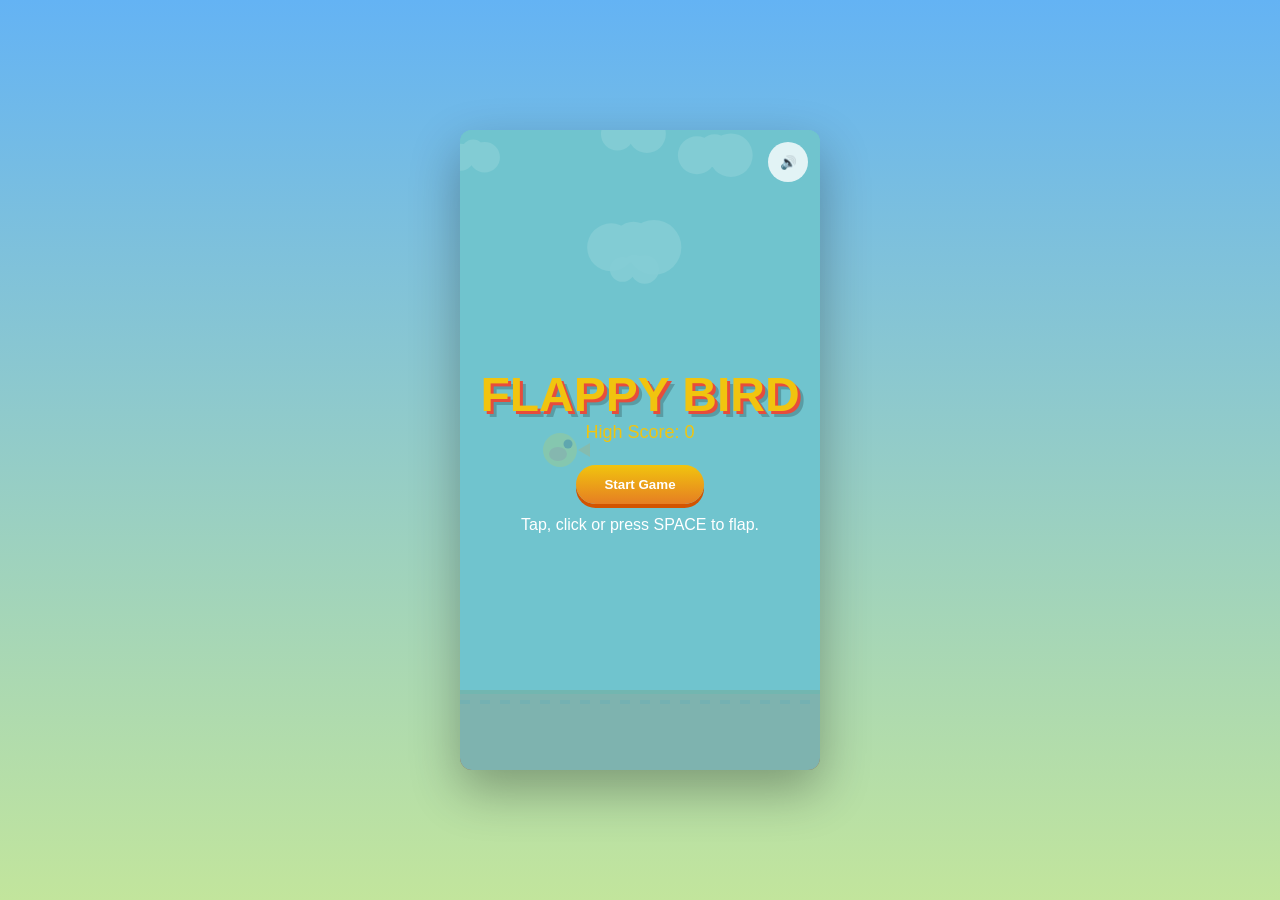
<file: Sorry-Bestie/test2.html>
<!DOCTYPE html>
<html lang="en">
<head>
<meta charset="utf-8" />
<meta name="viewport" content="width=device-width, initial-scale=1.0, maximum-scale=1.0, user-scalable=no" />
<title>Flappy Bird — Fixed</title>
<style>
  *{box-sizing:border-box;margin:0;padding:0;touch-action:manipulation}
  html,body{height:100%}
  body{
    display:flex;align-items:center;justify-content:center;
    background:linear-gradient(to bottom,#64b3f4,#c2e59c);
    font-family:Segoe UI, Tahoma, Geneva, Verdana, sans-serif;
    -webkit-tap-highlight-color:transparent;
  }
  #game-container{
    position:relative;width:360px;height:640px;border-radius:12px;overflow:hidden;
    box-shadow:0 20px 50px rgba(0,0,0,.3);background:#70c5ce;
    -webkit-user-select:none;user-select:none;
  }
  #game-canvas{position:absolute;left:0;top:0;width:100%;height:100%}
  #start-screen,#game-over-screen{
    position:absolute;inset:0;display:flex;flex-direction:column;align-items:center;
    justify-content:center;background:rgba(112,197,206,.85);z-index:10;
  }
  #game-over-screen{display:none}
  h1{font-size:48px;color:#f1c40f;text-shadow:3px 3px 0 #e74c3c,6px 6px 0 rgba(0,0,0,.2)}
  h2{font-size:36px;color:#e74c3c;margin-bottom:6px}
  .score-display{font-size:28px;color:#fff;font-weight:700}
  .highscore-display{font-size:18px;color:#f1c40f;margin-bottom:10px}
  .btn{
    background:linear-gradient(to bottom,#f1c40f,#e67e22);border:none;border-radius:50px;padding:12px 28px;
    font-weight:700;color:#fff;cursor:pointer;margin-top:12px;box-shadow:0 4px 0 #d35400;
    -webkit-tap-highlight-color:transparent;
  }
  #score{position:absolute;top:16px;left:0;width:100%;text-align:center;font-size:60px;font-weight:700;color:#fff;z-index:5;display:none;text-shadow:3px 3px 0 rgba(0,0,0,.3)}
  .sound-btn{position:absolute;top:12px;right:12px;background:rgba(255,255,255,.8);border-radius:50%;width:40px;height:40px;border:none;z-index:20}
  #modi-image{position:absolute;z-index:15;left:50%;top:50%;transform:translate(-50%,-50%);width:220px;height:180px;border-radius:8px;display:none;box-shadow:0 10px 30px rgba(0,0,0,.5)}
</style>
</head>
<body>
  <div id="game-container">
    <canvas id="game-canvas"></canvas>
    <div id="score">0</div>
    <button id="sound-btn" class="sound-btn">🔊</button>
    <img id="modi-image" src="modi.jpg" alt="Game Over">

    <div id="start-screen">
      <h1>FLAPPY BIRD</h1>
      <div class="highscore-display">High Score: <span id="highscore">0</span></div>
      <button id="start-btn" class="btn">Start Game</button>
      <p style="color:white;margin-top:12px;max-width:80%;text-align:center">Tap, click or press SPACE to flap.</p>
    </div>

    <div id="game-over-screen">
      <h2>GAME OVER</h2>
      <div class="score-display">Score: <span id="final-score">0</span></div>
      <div class="highscore-display">High Score: <span id="final-highscore">0</span></div>
      <button id="restart-btn" class="btn">Play Again</button>
      <button id="menu-btn" class="btn">Main Menu</button>
    </div>
  </div>

<script>
/* =========================
   CONFIG / STATE
   ========================= */
const canvas = document.getElementById('game-canvas');
const ctx = canvas.getContext('2d');
canvas.width = 360; canvas.height = 640;

const startScreen = document.getElementById('start-screen');
const gameOverScreen = document.getElementById('game-over-screen');
const startBtn = document.getElementById('start-btn');
const restartBtn = document.getElementById('restart-btn');
const menuBtn = document.getElementById('menu-btn');
const scoreDisplay = document.getElementById('score');
const finalScoreDisplay = document.getElementById('final-score');
const highscoreSpan = document.getElementById('highscore');
const finalHighscoreSpan = document.getElementById('final-highscore');
const soundBtn = document.getElementById('sound-btn');
const modiImage = document.getElementById('modi-image');

// EASIER GAME SETTINGS:
const GRAVITY = 0.5;           // Reduced gravity for more controlled fall
const FLAP_STRENGTH = -8;      // Shorter jumps (less powerful flaps)
const PIPE_SPEED = 2.5;        // Slightly slower pipes
const PIPE_GAP = 240;          // Wider gap between obstacles (was 200)
const PIPE_WIDTH = 70;
const BIRD_SIZE = 34;
const MIN_PIPE_HEIGHT = 60;    // Reduced minimum height for more consistent gaps
const MAX_PIPE_HEIGHT = canvas.height - 80 - PIPE_GAP - 60; // Adjusted for new min height

let bird = { x: 100, y: canvas.height/2, velocity: 0, radius: BIRD_SIZE/2 };
let pipes = [];
let clouds = [];
let frames = 0;
let score = 0;
let highscore = 0;
let gameRunning = false;
let gameStarted = false;
let soundsEnabled = true;
let bgMusic, flapSound, pointSound, deathSound;
let audioInitialized = false;

/* preload obstacle image (fallback to colored pipes if fails) */
const obstacleImage = new Image();
obstacleImage.src = "obstacle.jpg";
obstacleImage.onerror = () => console.log('Obstacle image failed to load');

/* clouds init */
for (let i=0;i<5;i++){
  clouds.push({ x:Math.random()*canvas.width, y:Math.random()*200, w:40+Math.random()*50, h:20+Math.random()*20, s:0.4+Math.random()*0.7 });
}

/* highscore load */
try {
  const saved = localStorage.getItem('flappyBirdHighscore');
  if (saved!==null) highscore = parseInt(saved,10)||0;
} catch(e){ highscore = 0; }
highscoreSpan.textContent = highscore;
finalHighscoreSpan.textContent = highscore;

/* =========================
   AUDIO (init on first user interaction)
   ========================= */
function initAudio(){
  if (audioInitialized) return;
  audioInitialized = true;
  try {
    bgMusic = new Audio("bg.mp3");
    bgMusic.loop = true; 
    bgMusic.volume = 0.6;
    
    deathSound = new Audio("Sorry Babe/game/sounds/death.mp3");
    deathSound.playbackRate = 1.5;
    
    flapSound = new Audio();
    flapSound.src = "[data-uri]";
    pointSound = new Audio();
    pointSound.src = "[data-uri]";
  } catch(e){ 
    console.log('audio init error',e); 
    soundsEnabled = false; 
  }
}

/* =========================
   GAME UTILITIES
   ========================= */
function playBackgroundMusic(){
  if (!soundsEnabled || !bgMusic) return;
  bgMusic.play().catch(()=>{});
}
function stopBackgroundMusic(){ if (bgMusic){ bgMusic.pause(); bgMusic.currentTime = 0; } }
function playFlap(){ 
  if (soundsEnabled && flapSound){ 
    flapSound.currentTime = 0; 
    flapSound.play().catch(()=>{}); 
  } 
}
function playPoint(){ 
  if (soundsEnabled && pointSound){ 
    pointSound.currentTime = 0; 
    pointSound.play().catch(()=>{}); 
  } 
}
function playDeath(){ 
  if (soundsEnabled && deathSound){ 
    deathSound.currentTime = 0; 
    deathSound.play().catch(()=>{}); 
  } 
}

/* show temporary Modi image */
function showModiImage(){
  modiImage.style.display = 'block';
  setTimeout(()=>{ modiImage.style.display = 'none'; }, 1400);
}

/* create pipe */
function createPipe(){
  const topH = Math.floor(MIN_PIPE_HEIGHT + Math.random() * Math.max(0, (MAX_PIPE_HEIGHT - MIN_PIPE_HEIGHT)));
  const tilt = (Math.random()-0.5)*8;
  pipes.push({ x: canvas.width, topHeight: topH, passed:false, tilt });
}

/* reset game state */
function resetGame(){
  bird = { x:100, y:canvas.height/2, velocity:0, radius:BIRD_SIZE/2 };
  pipes = []; frames = 0; score = 0;
  scoreDisplay.textContent = '0';
  modiImage.style.display = 'none';
}

/* =========================
   DRAW / UPDATE
   ========================= */
function drawClouds(){
  ctx.fillStyle = 'rgba(255,255,255,0.85)';
  clouds.forEach(c=>{
    ctx.beginPath();
    ctx.arc(c.x, c.y, c.w*0.28,0,Math.PI*2);
    ctx.arc(c.x+c.w*0.26, c.y - c.h*0.18, c.w*0.24,0,Math.PI*2);
    ctx.arc(c.x + c.w*0.5, c.y, c.w*0.32,0,Math.PI*2);
    ctx.fill();
  });
}
function updateClouds(){ clouds.forEach(c=>{ c.x -= c.s; if (c.x + c.w < 0){ c.x = canvas.width + 20; c.y = Math.random()*180; } }); }

function drawBird(){
  ctx.fillStyle = '#ffd700';
  ctx.beginPath(); ctx.arc(bird.x, bird.y, bird.radius, 0, Math.PI*2); ctx.fill();
  ctx.fillStyle = '#000'; ctx.beginPath(); ctx.arc(bird.x + 8, bird.y - 6, 4.5, 0, Math.PI*2); ctx.fill();
  ctx.fillStyle = '#ff8c00'; ctx.beginPath(); ctx.moveTo(bird.x + 18, bird.y); ctx.lineTo(bird.x + 30, bird.y - 7); ctx.lineTo(bird.x + 30, bird.y + 7); ctx.closePath(); ctx.fill();
  ctx.fillStyle = '#ff6b00'; ctx.beginPath(); ctx.ellipse(bird.x - 2, bird.y + 4, 9, 7, 0, 0, Math.PI*2); ctx.fill();
}

function drawPipes(){
  pipes.forEach(pipe=>{
    ctx.save();
    if (pipe.tilt){
      const cx = pipe.x + PIPE_WIDTH/2, cy = pipe.topHeight + PIPE_GAP/2;
      ctx.translate(cx, cy);
      ctx.rotate(pipe.tilt * Math.PI/180);
      ctx.translate(-cx, -cy);
    }
    // top
    if (obstacleImage.complete && obstacleImage.naturalWidth > 0){
      ctx.drawImage(obstacleImage, pipe.x, 0, PIPE_WIDTH, pipe.topHeight);
    } else {
      ctx.fillStyle = '#27ae60';
      ctx.fillRect(pipe.x, 0, PIPE_WIDTH, pipe.topHeight);
      ctx.fillStyle = '#2ecc71';
      ctx.fillRect(pipe.x - 2, pipe.topHeight - 15, PIPE_WIDTH + 4, 15);
    }
    // bottom
    const bottomHeight = canvas.height - (pipe.topHeight + PIPE_GAP);
    if (obstacleImage.complete && obstacleImage.naturalWidth > 0){
      ctx.drawImage(obstacleImage, pipe.x, pipe.topHeight + PIPE_GAP, PIPE_WIDTH, bottomHeight);
    } else {
      ctx.fillStyle = '#27ae60';
      ctx.fillRect(pipe.x, pipe.topHeight + PIPE_GAP, PIPE_WIDTH, bottomHeight);
      ctx.fillStyle = '#2ecc71';
      ctx.fillRect(pipe.x - 2, pipe.topHeight + PIPE_GAP, PIPE_WIDTH + 4, 15);
    }
    ctx.restore();
  });
}

function drawGround(){
  ctx.fillStyle = '#d35400';
  ctx.fillRect(0, canvas.height - 80, canvas.width, 80);
  ctx.fillStyle = '#7d6608'; ctx.fillRect(0, canvas.height - 80, canvas.width, 4);
  for(let i=0;i<canvas.width;i+=20){ ctx.fillStyle = '#8b4513'; ctx.fillRect(i, canvas.height - 70, 10, 4); }
}

/* update functions */
function updateBird(){
  bird.velocity += GRAVITY; bird.y += bird.velocity;
  if (bird.y - bird.radius < 0){ bird.y = bird.radius; bird.velocity = 0; }
  if (bird.y + bird.radius > canvas.height - 80){
    triggerGameOver();
  }
}

function updatePipes(){
  if (frames % 100 === 0) createPipe(); // Pipes spawn slightly less frequently
  for (let i = pipes.length-1; i >= 0; i--){
    const p = pipes[i];
    p.x -= PIPE_SPEED;
    if (!p.passed && p.x + PIPE_WIDTH < bird.x){ p.passed = true; score++; scoreDisplay.textContent = score; playPoint(); }
    if (p.x + PIPE_WIDTH < 0) pipes.splice(i,1);

    // collision
    if (bird.x + bird.radius > p.x && bird.x - bird.radius < p.x + PIPE_WIDTH){
      if (bird.y - bird.radius < p.topHeight || bird.y + bird.radius > p.topHeight + PIPE_GAP){
        triggerGameOver();
      }
    }
  }
}

/* =========================
   GAME LOOP
   ========================= */
function gameLoop(){
  frames++;
  ctx.clearRect(0,0,canvas.width,canvas.height);
  ctx.fillStyle = '#70c5ce'; ctx.fillRect(0,0,canvas.width,canvas.height);

  if (gameRunning){
    updateClouds(); drawClouds();
    updatePipes(); drawPipes();
    updateBird(); drawBird();
    drawGround();
  } else {
    updateClouds(); drawClouds();
    drawPipes(); drawBird();
    drawGround();
  }

  requestAnimationFrame(gameLoop);
}
requestAnimationFrame(gameLoop);

/* =========================
   GAME CONTROL
   ========================= */
function startGame(){
  initAudio();
  startScreen.style.display = 'none';
  gameOverScreen.style.display = 'none';
  scoreDisplay.style.display = 'block';
  resetGame();
  gameRunning = true;
  gameStarted = true;
  playBackgroundMusic();
}

function triggerGameOver(){
  if (!gameRunning) return;
  gameRunning = false;
  stopBackgroundMusic();
  playDeath();
  showModiImage();

  finalScoreDisplay.textContent = score;
  if (score > highscore){ highscore = score; try{ localStorage.setItem('flappyBirdHighscore', highscore.toString()); }catch(e){} }
  highscoreSpan.textContent = highscore;
  finalHighscoreSpan.textContent = highscore;
  gameOverScreen.style.display = 'flex';
}

/* controls */
function flap(){
  if (!gameStarted){ 
    startGame(); 
    return; 
  }
  if (!gameRunning) return;
  bird.velocity = FLAP_STRENGTH;
  playFlap();
}

/* UI handlers */
startBtn.addEventListener('click', startGame);
restartBtn.addEventListener('click', ()=>{ 
  initAudio();
  resetGame(); 
  gameOverScreen.style.display='none'; 
  scoreDisplay.style.display='block'; 
  gameRunning=true; 
  playBackgroundMusic(); 
});
menuBtn.addEventListener('click', ()=>{ 
  gameOverScreen.style.display='none'; 
  startScreen.style.display='flex'; 
  scoreDisplay.style.display='none'; 
  gameRunning=false; 
  stopBackgroundMusic(); 
});

/* sound toggle */
soundBtn.addEventListener('click', ()=>{
  soundsEnabled = !soundsEnabled;
  soundBtn.textContent = soundsEnabled ? '🔊' : '🔇';
  if (!soundsEnabled) stopBackgroundMusic(); else if (gameRunning) playBackgroundMusic();
});

/* input */
canvas.addEventListener('click', (e)=>{ flap(); });
canvas.addEventListener('touchstart', (e)=>{ e.preventDefault(); flap(); }, {passive:false});
document.addEventListener('keydown', (e)=>{ if (e.code === 'Space'){ e.preventDefault(); flap(); } });

</script>
</body>
</html>
</file>
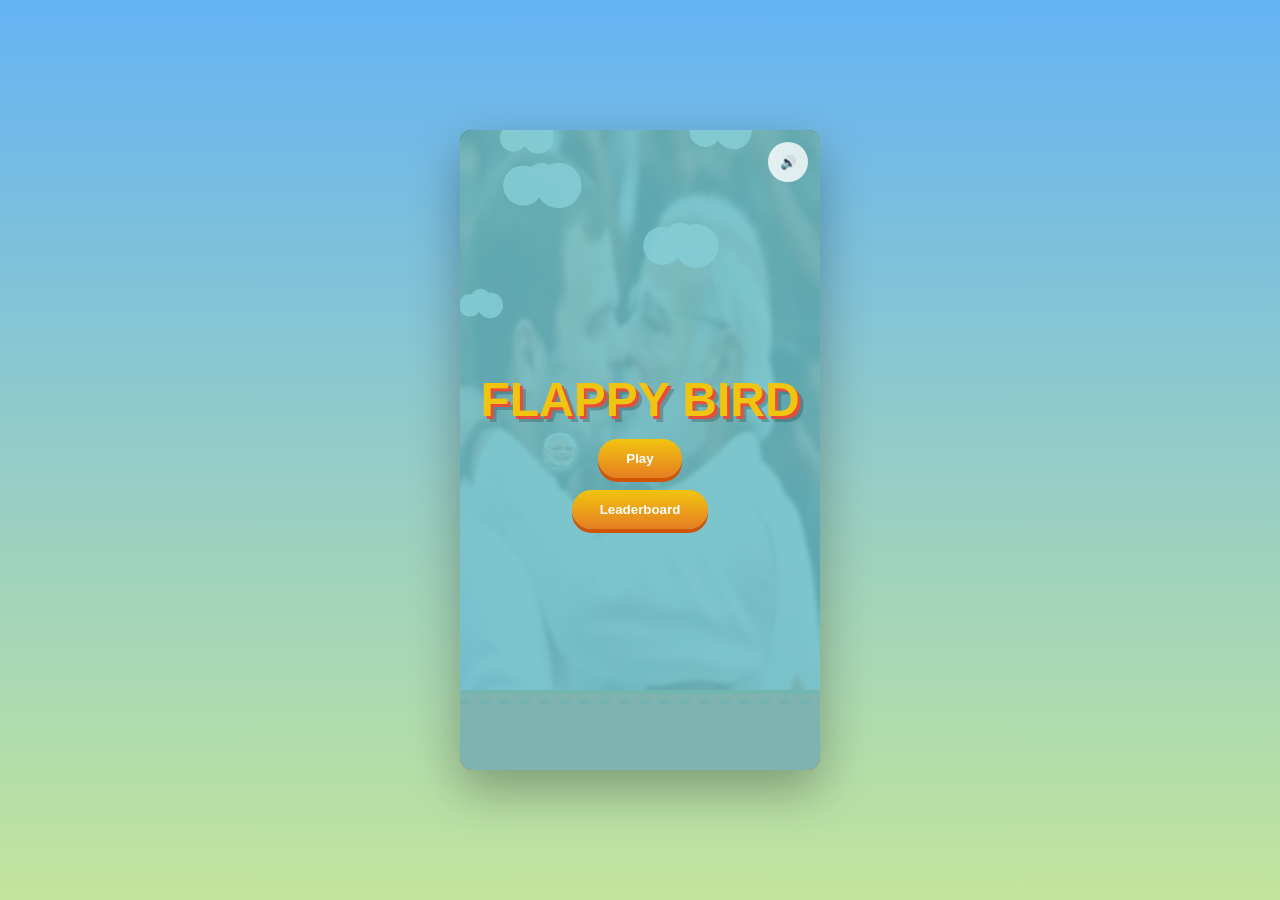
<file: Sorry-Bestie/test3.html>
<!DOCTYPE html>
<html lang="en">
<head>
<meta charset="utf-8" />
<meta name="viewport" content="width=device-width, initial-scale=1.0, maximum-scale=1.0, user-scalable=no" />
<title>Flappy Bird — Fixed</title>
<style>
  *{box-sizing:border-box;margin:0;padding:0;touch-action:manipulation}
  html,body{height:100%}
  body{
    display:flex;align-items:center;justify-content:center;
    background:linear-gradient(to bottom,#64b3f4,#c2e59c);
    font-family:Segoe UI, Tahoma, Geneva, Verdana, sans-serif;
    -webkit-tap-highlight-color:transparent;
  }
  #game-container{
    position:relative;width:360px;height:640px;border-radius:12px;overflow:hidden;
    box-shadow:0 20px 50px rgba(0,0,0,.3);
    -webkit-user-select:none;user-select:none;
  }
  #game-canvas{position:absolute;left:0;top:0;width:100%;height:100%}
  #start-screen,#game-over-screen,#leaderboard-screen,#difficulty-screen{
    position:absolute;inset:0;display:flex;flex-direction:column;align-items:center;
    justify-content:center;background:rgba(112,197,206,.85);z-index:10;
  }
  #game-over-screen,#leaderboard-screen,#difficulty-screen{display:none}
  h1{font-size:48px;color:#f1c40f;text-shadow:3px 3px 0 #e74c3c,6px 6px 0 rgba(0,0,0,.2)}
  h2{font-size:36px;color:#e74c3c;margin-bottom:6px}
  .score-display{font-size:28px;color:#fff;font-weight:700}
  .highscore-display{font-size:18px;color:#f1c40f;margin-bottom:10px}
  .btn{
    background:linear-gradient(to bottom,#f1c40f,#e67e22);border:none;border-radius:50px;padding:12px 28px;
    font-weight:700;color:#fff;cursor:pointer;margin-top:12px;box-shadow:0 4px 0 #d35400;
    -webkit-tap-highlight-color:transparent;
  }
  #score{position:absolute;top:16px;left:0;width:100%;text-align:center;font-size:60px;font-weight:700;color:#fff;z-index:5;display:none;text-shadow:3px 3px 0 rgba(0,0,0,.3)}
  .sound-btn{position:absolute;top:12px;right:12px;background:rgba(255,255,255,.8);border-radius:50%;width:40px;height:40px;border:none;z-index:20}
  #modi-image{position:absolute;z-index:15;left:0;top:0;width:100%;height:100%;display:none}
  .leaderboard-item{display:flex;justify-content:space-between;width:80%;max-width:280px;padding:8px 0;border-bottom:1px solid rgba(255,255,255,0.3);}
</style>
</head>
<body>
  <div id="game-container">
    <canvas id="game-canvas"></canvas>
    <div id="score">0</div>
    <button id="sound-btn" class="sound-btn">🔊</button>
    <img id="modi-image" src="modi.jpg" alt="Game Over">

    <div id="start-screen">
      <h1>FLAPPY BIRD</h1>
      <button id="play-btn" class="btn">Play</button>
      <button id="leaderboard-btn" class="btn">Leaderboard</button>
    </div>

    <div id="leaderboard-screen">
      <h2>LEADERBOARD</h2>
      <div class="leaderboard-item">
        <span>Usman</span>
        <span>69</span>
      </div>
      <div class="leaderboard-item">
        <span>You</span>
        <span id="player-highscore">0</span>
      </div>
      <button id="back-btn" class="btn">Back</button>
    </div>

    <div id="difficulty-screen">
      <h2>SELECT DIFFICULTY</h2>
      <button id="easy-btn" class="btn">Easy Mode</button>
      <button id="back-difficulty-btn" class="btn">Back</button>
    </div>

    <div id="game-over-screen">
      <h2>GAME OVER</h2>
      <div class="score-display">Score: <span id="final-score">0</span></div>
      <div class="highscore-display">High Score: <span id="final-highscore">0</span></div>
      <button id="restart-btn" class="btn">Play Again</button>
      <button id="menu-btn" class="btn">Main Menu</button>
    </div>
  </div>

<script>
/* =========================
   CONFIG / STATE
   ========================= */
const canvas = document.getElementById('game-canvas');
const ctx = canvas.getContext('2d');
canvas.width = 360; canvas.height = 640;

const startScreen = document.getElementById('start-screen');
const gameOverScreen = document.getElementById('game-over-screen');
const leaderboardScreen = document.getElementById('leaderboard-screen');
const difficultyScreen = document.getElementById('difficulty-screen');
const playBtn = document.getElementById('play-btn');
const leaderboardBtn = document.getElementById('leaderboard-btn');
const backBtn = document.getElementById('back-btn');
const easyBtn = document.getElementById('easy-btn');
const backDifficultyBtn = document.getElementById('back-difficulty-btn');
const restartBtn = document.getElementById('restart-btn');
const menuBtn = document.getElementById('menu-btn');
const scoreDisplay = document.getElementById('score');
const finalScoreDisplay = document.getElementById('final-score');
const highscoreSpan = document.getElementById('player-highscore');
const finalHighscoreSpan = document.getElementById('final-highscore');
const soundBtn = document.getElementById('sound-btn');
const modiImage = document.getElementById('modi-image');

// EASIER GAME SETTINGS:
const GRAVITY = 0.5;
const FLAP_STRENGTH = -8;
const PIPE_SPEED = 2.5;
const PIPE_GAP = 240;
const PIPE_WIDTH = 70;
const BIRD_SIZE = 34;
const MIN_PIPE_HEIGHT = 60;
const MAX_PIPE_HEIGHT = canvas.height - 80 - PIPE_GAP - 60;
const VOTE_SIZE = 25;

let bird = { x: 100, y: canvas.height/2, velocity: 0, radius: BIRD_SIZE/2 };
let pipes = [];
let votes = [];
let clouds = [];
let frames = 0;
let score = 0;
let highscore = 0;
let gameRunning = false;
let gameStarted = false;
let soundsEnabled = true;
let bgMusic, flapSound, pointSound, deathSound, collectSound;
let audioInitialized = false;
let gracePeriod = false;
let gracePeriodTimer = null;
let pipeCountSinceLastVote = 0;

// Load background image
const backgroundImage = new Image();
backgroundImage.src = "background.jpeg";

// Load bird image
const birdImage = new Image();
birdImage.src = "head.png";

// Load vote image (using a simple circle as placeholder since no image provided)
// In practice, you would replace this with an actual vote image
const voteImage = new Image();
voteImage.src = "[data-uri]";

/* preload obstacle image */
const obstacleImage = new Image();
obstacleImage.src = "obstacle.jpg";
obstacleImage.onerror = () => console.log('Obstacle image failed to load');

/* clouds init */
for (let i=0;i<5;i++){
  clouds.push({ x:Math.random()*canvas.width, y:Math.random()*200, w:40+Math.random()*50, h:20+Math.random()*20, s:0.4+Math.random()*0.7 });
}

/* highscore load */
try {
  const saved = localStorage.getItem('flappyBirdHighscore');
  if (saved!==null) highscore = parseInt(saved,10)||0;
} catch(e){ highscore = 0; }
highscoreSpan.textContent = highscore;
finalHighscoreSpan.textContent = highscore;

/* =========================
   AUDIO
   ========================= */
function initAudio(){
  if (audioInitialized) return;
  audioInitialized = true;
  try {
    bgMusic = new Audio("bg.mp3");
    bgMusic.loop = true; 
    bgMusic.volume = 0.6;
    
    deathSound = new Audio("death.mp3");
    deathSound.playbackRate = 1.5;
    
    collectSound = new Audio("collect.mp3");
    
    flapSound = new Audio();
    flapSound.src = "audio/wav;base64,UklGRnoGAABXQVZFZm10IBAAAAABAAEAQB8AAEAfAAABAAgAZGF0YQoGAACBhYqFbF1fdJivrJBhNjVgodDbq2EcBj+a2/LDciUFLIHO8tiJNhAMRarw769vGwY5m9/0unEiAg9PsvfwpV8ZAEiZ5fawbR4A";
    pointSound = new Audio();
    pointSound.src = "audio/wav;base64,UklGRigAAABXQVZFZm10IBAAAAABAAEAQB8AAEAfAAABAAgAZGF0YQgAAAAAAAAAAAAAAAD//wIA/f8DAPv/AwD5/wQA9/8FAPX/BgDz/wcA8f8IAPP/CADw/wkA7v8KAO3/CwDr/wsA6v8MAOn/DADo/wwA5/8NAOb/DQDl/w0A5P8OAOX/DQDm/w0A5/8MAOj/DADq/w0A6/8MAOz/CwDt/wsA7f8MAO7/CwDv/wsA8f8KAPH/CgDy/woA8/8JAPP/CQD0/wkA9f8JAPT/CQD2/wkA9/8JAPT/CQD2/wkA9/8JAPj/CQD4/wkA+f8JAPn/CQD6/wkA+/8JAPv/CQD8/wkA/v8JAP3/CQD+/wkA/v8JAP7/CQD//wkA//8JAP//CQA=";
  } catch(e){ 
    console.log('audio init error',e); 
    soundsEnabled = false; 
  }
}

/* =========================
   GAME UTILITIES
   ========================= */
function playBackgroundMusic(){
  if (!soundsEnabled || !bgMusic) return;
  bgMusic.play().catch(()=>{});
}
function stopBackgroundMusic(){ if (bgMusic){ bgMusic.pause(); bgMusic.currentTime = 0; } }
function playFlap(){ 
  if (soundsEnabled && flapSound){ 
    flapSound.currentTime = 0; 
    flapSound.play().catch(()=>{}); 
  } 
}
function playPoint(){ 
  if (soundsEnabled && pointSound){ 
    pointSound.currentTime = 0; 
    pointSound.play().catch(()=>{}); 
  } 
}
function playDeath(){ 
  if (soundsEnabled && deathSound){ 
    deathSound.currentTime = 0; 
    deathSound.play().catch(()=>{}); 
  } 
}
function playCollect(){ 
  if (soundsEnabled && collectSound){ 
    collectSound.currentTime = 0; 
    collectSound.play().catch(()=>{}); 
  } 
}

/* show death screen - keep it visible while death sound is playing */
function showDeathScreen(){
  modiImage.style.display = 'block';
  
  // Keep death image visible while death sound is playing
  if (soundsEnabled && deathSound) {
    // Listen for when the death sound ends
    const handleDeathEnd = () => {
      modiImage.style.display = 'none';
      deathSound.removeEventListener('ended', handleDeathEnd);
      deathSound.removeEventListener('pause', handleDeathEnd);
    };
    
    // Add event listeners for sound completion
    deathSound.addEventListener('ended', handleDeathEnd);
    deathSound.addEventListener('pause', handleDeathEnd);
    
    // Fallback timeout in case event listeners don't work
    setTimeout(() => {
      if (modiImage.style.display !== 'none') {
        modiImage.style.display = 'none';
        deathSound.removeEventListener('ended', handleDeathEnd);
        deathSound.removeEventListener('pause', handleDeathEnd);
      }
    }, 5000); // 5 second max timeout
  } else {
    // If no sound, show for 1.4 seconds as before
    setTimeout(() => { modiImage.style.display = 'none'; }, 1400);
  }
}

/* create pipe */
function createPipe(){
  const topH = Math.floor(MIN_PIPE_HEIGHT + Math.random() * Math.max(0, (MAX_PIPE_HEIGHT - MIN_PIPE_HEIGHT)));
  const tilt = (Math.random()-0.5)*8;
  pipes.push({ x: canvas.width, topHeight: topH, passed:false, tilt });
  
  // Check if we should create a vote collectable
  pipeCountSinceLastVote++;
  const pipesNeededForVote = 5 + Math.floor(Math.random() * 5); // 5-9 pipes
  
  if (pipeCountSinceLastVote >= pipesNeededForVote) {
    // Create vote at a random position between pipes
    const voteY = topH + Math.random() * (PIPE_GAP - VOTE_SIZE);
    votes.push({ 
      x: canvas.width + 150, // Spawn ahead of the pipe
      y: voteY,
      collected: false
    });
    pipeCountSinceLastVote = 0;
  }
}

/* reset game state */
function resetGame(){
  bird = { x:100, y:canvas.height/2, velocity:0, radius:BIRD_SIZE/2 };
  pipes = []; 
  votes = [];
  frames = 0; 
  score = 0;
  pipeCountSinceLastVote = 0;
  scoreDisplay.textContent = '0';
  modiImage.style.display = 'none';
  gracePeriod = true;
  if (gracePeriodTimer) clearTimeout(gracePeriodTimer);
  gracePeriodTimer = setTimeout(() => {
    gracePeriod = false;
  }, 1500);
}

/* =========================
   DRAW / UPDATE
   ========================= */
function drawClouds(){
  ctx.fillStyle = 'rgba(255,255,255,0.85)';
  clouds.forEach(c=>{
    ctx.beginPath();
    ctx.arc(c.x, c.y, c.w*0.28,0,Math.PI*2);
    ctx.arc(c.x+c.w*0.26, c.y - c.h*0.18, c.w*0.24,0,Math.PI*2);
    ctx.arc(c.x + c.w*0.5, c.y, c.w*0.32,0,Math.PI*2);
    ctx.fill();
  });
}
function updateClouds(){ clouds.forEach(c=>{ c.x -= c.s; if (c.x + c.w < 0){ c.x = canvas.width + 20; c.y = Math.random()*180; } }); }

function drawBird(){
  // Add highlight effect
  ctx.shadowColor = 'rgba(255, 255, 255, 0.8)';
  ctx.shadowBlur = 10;
  ctx.shadowOffsetX = 2;
  ctx.shadowOffsetY = 2;
  
  if (birdImage.complete && birdImage.naturalWidth > 0) {
    // Draw bird image centered on bird position
    ctx.drawImage(birdImage, bird.x - BIRD_SIZE/2, bird.y - BIRD_SIZE/2, BIRD_SIZE, BIRD_SIZE);
  } else {
    // Fallback to original bird drawing
    ctx.fillStyle = '#ffd700';
    ctx.beginPath(); ctx.arc(bird.x, bird.y, bird.radius, 0, Math.PI*2); ctx.fill();
    ctx.fillStyle = '#000'; ctx.beginPath(); ctx.arc(bird.x + 8, bird.y - 6, 4.5, 0, Math.PI*2); ctx.fill();
    ctx.fillStyle = '#ff8c00'; ctx.beginPath(); ctx.moveTo(bird.x + 18, bird.y); ctx.lineTo(bird.x + 30, bird.y - 7); ctx.lineTo(bird.x + 30, bird.y + 7); ctx.closePath(); ctx.fill();
    ctx.fillStyle = '#ff6b00'; ctx.beginPath(); ctx.ellipse(bird.x - 2, bird.y + 4, 9, 7, 0, 0, Math.PI*2); ctx.fill();
  }
  
  // Reset shadow
  ctx.shadowColor = 'transparent';
  ctx.shadowBlur = 0;
  ctx.shadowOffsetX = 0;
  ctx.shadowOffsetY = 0;
}

function drawPipes(){
  pipes.forEach(pipe=>{
    // Add highlight effect for pipes
    ctx.shadowColor = 'rgba(255, 255, 255, 0.6)';
    ctx.shadowBlur = 8;
    ctx.shadowOffsetX = 1;
    ctx.shadowOffsetY = 1;
    
    ctx.save();
    if (pipe.tilt){
      const cx = pipe.x + PIPE_WIDTH/2, cy = pipe.topHeight + PIPE_GAP/2;
      ctx.translate(cx, cy);
      ctx.rotate(pipe.tilt * Math.PI/180);
      ctx.translate(-cx, -cy);
    }
    // top
    if (obstacleImage.complete && obstacleImage.naturalWidth > 0){
      ctx.drawImage(obstacleImage, pipe.x, 0, PIPE_WIDTH, pipe.topHeight);
    } else {
      ctx.fillStyle = '#27ae60';
      ctx.fillRect(pipe.x, 0, PIPE_WIDTH, pipe.topHeight);
      ctx.fillStyle = '#2ecc71';
      ctx.fillRect(pipe.x - 2, pipe.topHeight - 15, PIPE_WIDTH + 4, 15);
    }
    // bottom
    const bottomHeight = canvas.height - (pipe.topHeight + PIPE_GAP);
    if (obstacleImage.complete && obstacleImage.naturalWidth > 0){
      ctx.drawImage(obstacleImage, pipe.x, pipe.topHeight + PIPE_GAP, PIPE_WIDTH, bottomHeight);
    } else {
      ctx.fillStyle = '#27ae60';
      ctx.fillRect(pipe.x, pipe.topHeight + PIPE_GAP, PIPE_WIDTH, bottomHeight);
      ctx.fillStyle = '#2ecc71';
      ctx.fillRect(pipe.x - 2, pipe.topHeight + PIPE_GAP, PIPE_WIDTH + 4, 15);
    }
    ctx.restore();
    
    // Reset shadow
    ctx.shadowColor = 'transparent';
    ctx.shadowBlur = 0;
    ctx.shadowOffsetX = 0;
    ctx.shadowOffsetY = 0;
  });
}

function drawVotes(){
  votes.forEach(vote => {
    if (vote.collected) return;
    
    // Add highlight effect for votes
    ctx.shadowColor = 'rgba(255, 210, 0, 0.8)';
    ctx.shadowBlur = 12;
    ctx.shadowOffsetX = 2;
    ctx.shadowOffsetY = 2;
    
    if (voteImage.complete && voteImage.naturalWidth > 0) {
      ctx.drawImage(voteImage, vote.x - VOTE_SIZE/2, vote.y - VOTE_SIZE/2, VOTE_SIZE, VOTE_SIZE);
    } else {
      // Fallback: draw a golden circle with ballot box symbol
      ctx.fillStyle = '#ffd200';
      ctx.beginPath();
      ctx.arc(vote.x, vote.y, VOTE_SIZE/2, 0, Math.PI*2);
      ctx.fill();
      ctx.strokeStyle = '#ff6600';
      ctx.lineWidth = 2;
      ctx.stroke();
      // Draw ballot symbol
      ctx.fillStyle = '#ff6600';
      ctx.font = '12px Arial';
      ctx.textAlign = 'center';
      ctx.textBaseline = 'middle';
      ctx.fillText('✓', vote.x, vote.y);
    }
    
    // Reset shadow
    ctx.shadowColor = 'transparent';
    ctx.shadowBlur = 0;
    ctx.shadowOffsetX = 0;
    ctx.shadowOffsetY = 0;
  });
}

function drawGround(){
  ctx.fillStyle = '#d35400';
  ctx.fillRect(0, canvas.height - 80, canvas.width, 80);
  ctx.fillStyle = '#7d6608';
  ctx.fillRect(0, canvas.height - 80, canvas.width, 4);
  for(let i=0;i<canvas.width;i+=20){ ctx.fillStyle = '#8b4513'; ctx.fillRect(i, canvas.height - 70, 10, 4); }
}

/* update functions */
function updateBird(){
  if (!gracePeriod) {
    bird.velocity += GRAVITY; 
    bird.y += bird.velocity;
  }
  if (bird.y - bird.radius < 0){ bird.y = bird.radius; bird.velocity = 0; }
  if (bird.y + bird.radius > canvas.height - 80){
    triggerGameOver();
  }
}

function updatePipes(){
  if (frames % 100 === 0) createPipe();
  for (let i = pipes.length-1; i >= 0; i--){
    const p = pipes[i];
    p.x -= PIPE_SPEED;
    if (!p.passed && p.x + PIPE_WIDTH < bird.x){ p.passed = true; score++; scoreDisplay.textContent = score; playPoint(); }
    if (p.x + PIPE_WIDTH < 0) pipes.splice(i,1);

    // collision
    if (bird.x + bird.radius > p.x && bird.x - bird.radius < p.x + PIPE_WIDTH){
      if (bird.y - bird.radius < p.topHeight || bird.y + bird.radius > p.topHeight + PIPE_GAP){
        triggerGameOver();
      }
    }
  }
}

function updateVotes(){
  for (let i = votes.length-1; i >= 0; i--){
    const vote = votes[i];
    vote.x -= PIPE_SPEED;
    
    // Check collection
    const distance = Math.sqrt((bird.x - vote.x) ** 2 + (bird.y - vote.y) ** 2);
    if (distance < bird.radius + VOTE_SIZE/2 && !vote.collected) {
      vote.collected = true;
      score += 5; // Bonus points for collecting votes
      scoreDisplay.textContent = score;
      playCollect();
    }
    
    // Remove votes that are off screen
    if (vote.x + VOTE_SIZE/2 < 0) {
      votes.splice(i, 1);
    }
  }
}

/* =========================
   GAME LOOP
   ========================= */
function gameLoop(){
  frames++;
  // Draw background image if loaded, otherwise use solid color
  if (backgroundImage.complete && backgroundImage.naturalWidth > 0) {
    // Apply blur effect to background
    ctx.filter = 'blur(2px) brightness(0.8)';
    ctx.drawImage(backgroundImage, 0, 0, canvas.width, canvas.height);
    ctx.filter = 'none'; // Reset filter for game elements
  } else {
    ctx.fillStyle = '#70c5ce';
    ctx.fillRect(0,0,canvas.width,canvas.height);
  }

  if (gameRunning){
    updateClouds(); drawClouds();
    updatePipes(); drawPipes();
    updateVotes(); drawVotes();
    updateBird(); drawBird();
    drawGround();
  } else {
    updateClouds(); drawClouds();
    drawPipes(); drawBird();
    drawVotes();
    drawGround();
  }

  requestAnimationFrame(gameLoop);
}
requestAnimationFrame(gameLoop);

/* =========================
   GAME CONTROL
   ========================= */
function startGame(){
  initAudio();
  difficultyScreen.style.display = 'none';
  gameOverScreen.style.display = 'none';
  scoreDisplay.style.display = 'block';
  resetGame();
  gameRunning = true;
  gameStarted = true;
  playBackgroundMusic();
}

function triggerGameOver(){
  if (!gameRunning) return;
  gameRunning = false;
  stopBackgroundMusic();
  playDeath();
  showDeathScreen();

  finalScoreDisplay.textContent = score;
  if (score > highscore){ highscore = score; try{ localStorage.setItem('flappyBirdHighscore', highscore.toString()); }catch(e){} }
  highscoreSpan.textContent = highscore;
  finalHighscoreSpan.textContent = highscore;
  gameOverScreen.style.display = 'flex';
}

/* controls */
function flap(){
  if (!gameStarted){ 
    return; 
  }
  if (!gameRunning) return;
  bird.velocity = FLAP_STRENGTH;
  playFlap();
}

/* UI handlers */
playBtn.addEventListener('click', () => {
  startScreen.style.display = 'none';
  difficultyScreen.style.display = 'flex';
});

leaderboardBtn.addEventListener('click', () => {
  startScreen.style.display = 'none';
  leaderboardScreen.style.display = 'flex';
});

backBtn.addEventListener('click', () => {
  leaderboardScreen.style.display = 'none';
  startScreen.style.display = 'flex';
});

easyBtn.addEventListener('click', () => {
  startGame();
});

backDifficultyBtn.addEventListener('click', () => {
  difficultyScreen.style.display = 'none';
  startScreen.style.display = 'flex';
});

restartBtn.addEventListener('click', ()=>{ 
  initAudio();
  resetGame(); 
  gameOverScreen.style.display='none'; 
  scoreDisplay.style.display='block'; 
  gameRunning=true; 
  playBackgroundMusic(); 
});

menuBtn.addEventListener('click', ()=>{ 
  gameOverScreen.style.display='none'; 
  startScreen.style.display='flex'; 
  scoreDisplay.style.display='none'; 
  gameRunning=false; 
  stopBackgroundMusic(); 
});

/* sound toggle */
soundBtn.addEventListener('click', ()=>{
  soundsEnabled = !soundsEnabled;
  soundBtn.textContent = soundsEnabled ? '🔊' : '🔇';
  if (!soundsEnabled) stopBackgroundMusic(); else if (gameRunning) playBackgroundMusic();
});

/* input */
canvas.addEventListener('click', (e)=>{ flap(); });
canvas.addEventListener('touchstart', (e)=>{ e.preventDefault(); flap(); }, {passive:false});
document.addEventListener('keydown', (e)=>{ if (e.code === 'Space'){ e.preventDefault(); flap(); } });

</script>
</body>
</html>
</file>
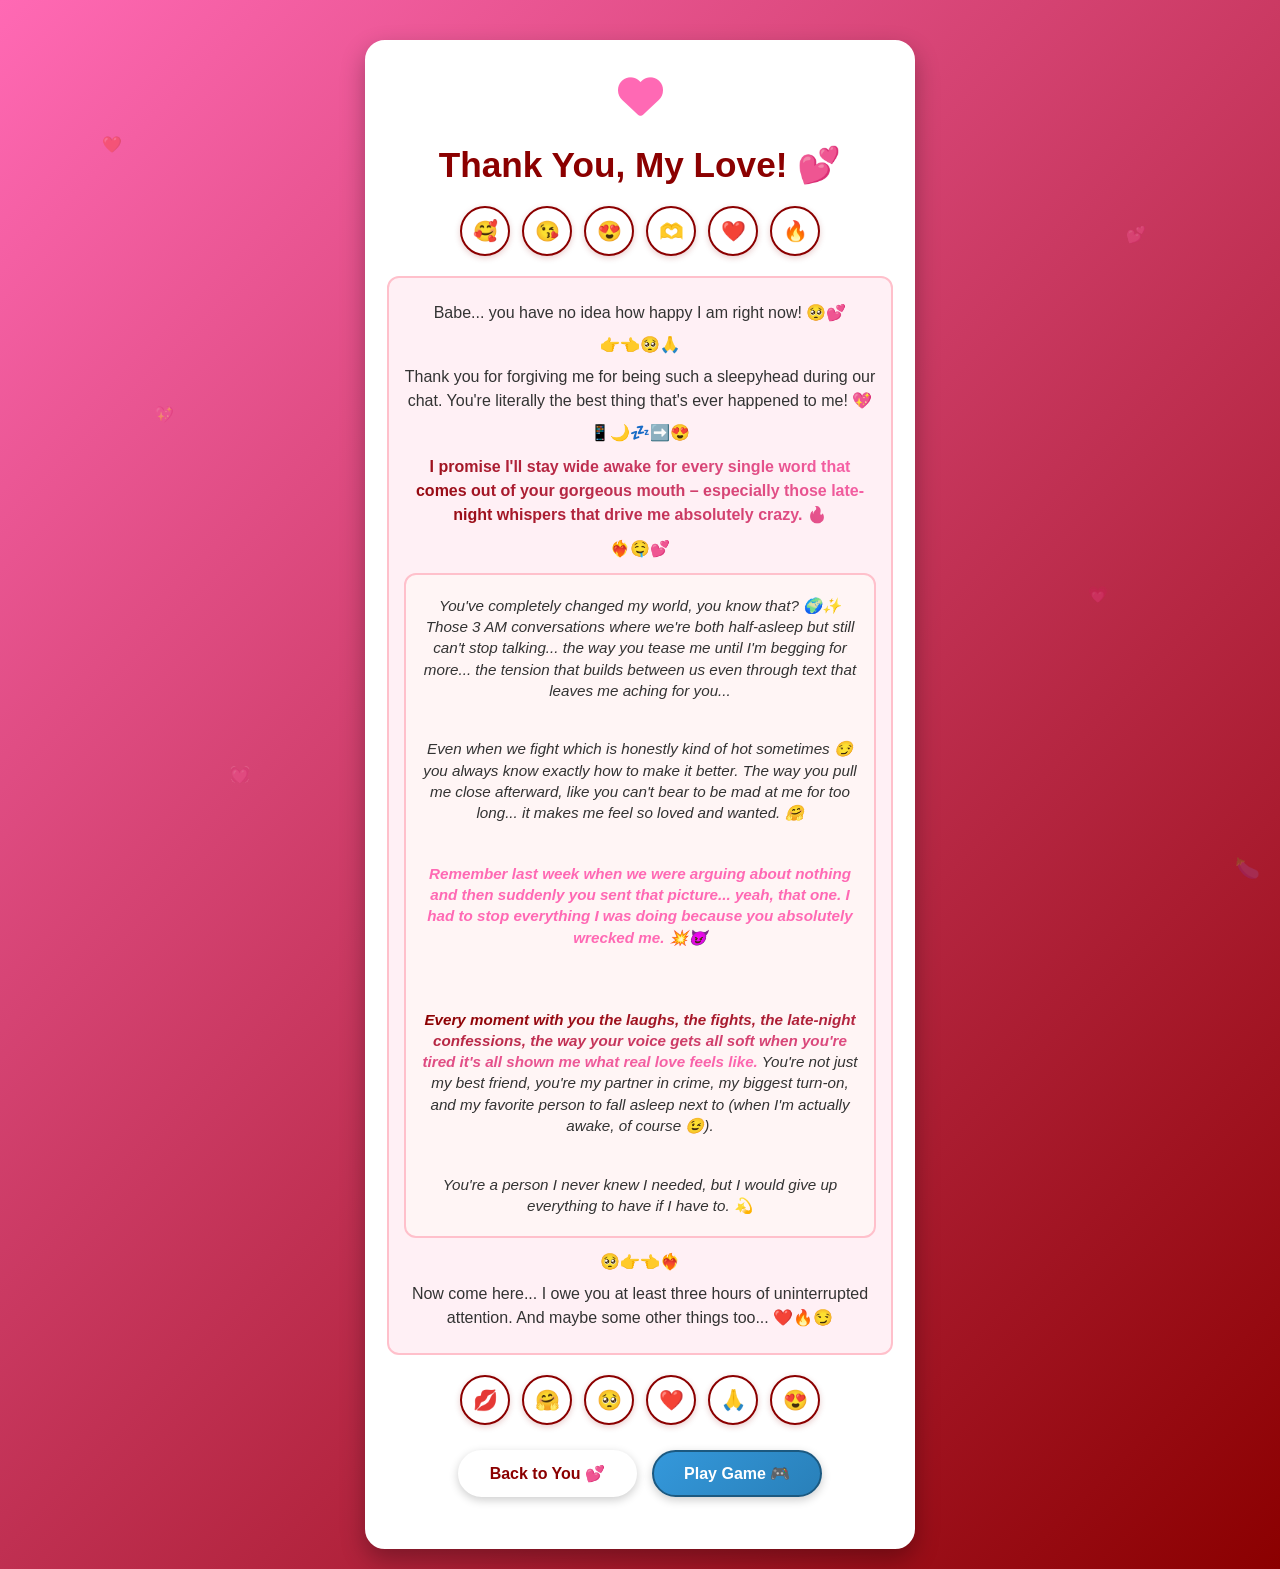
<file: Sorry-Bestie/yes.html>
<!DOCTYPE html>
<html lang="en">
<head>
    <meta charset="UTF-8">
    <meta name="viewport" content="width=device-width, initial-scale=1.0">
    <title>Thank You! 💕</title>
    <link rel="stylesheet" href="https://cdnjs.cloudflare.com/ajax/libs/font-awesome/6.4.0/css/all.min.css">
    <style>
        * {
            margin: 0;
            padding: 0;
            box-sizing: border-box;
            font-family: 'Segoe UI', Tahoma, Geneva, Verdana, sans-serif;
        }
        
        body {
            background: linear-gradient(135deg, #ff69b4 0%, #8b0000 100%);
            min-height: 100vh;
            display: flex;
            justify-content: center;
            align-items: flex-start;
            padding: 20px 15px;
            overflow-x: hidden;
            scroll-behavior: smooth;
        }
        
        .container {
            background: #ffffff;
            border: 2px solid #ffffff;
            border-radius: 20px;
            padding: 30px 20px;
            max-width: 550px;
            width: 100%;
            box-shadow: 0 10px 25px rgba(0, 0, 0, 0.3);
            text-align: center;
            position: relative;
            animation: fadeIn 0.8s ease-out;
            margin-top: 20px;
        }
        
        @keyframes fadeIn {
            from { opacity: 0; transform: translateY(-15px); }
            to { opacity: 1; transform: translateY(0); }
        }
        
        .heart {
            color: #ff69b4;
            font-size: 45px;
            margin-bottom: 18px;
            animation: pulse 2s infinite;
        }
        
        @keyframes pulse {
            0% { transform: scale(1); }
            50% { transform: scale(1.15); }
            100% { transform: scale(1); }
        }
        
        h1 {
            color: #8b0000;
            font-size: 2.2rem;
            margin-bottom: 18px;
            line-height: 1.3;
            padding: 0 10px;
        }
        
        .message {
            color: #333333;
            font-size: 1rem;
            line-height: 1.5;
            margin: 20px 0;
            text-align: center;
            padding: 15px;
            background: #fff0f5;
            border-radius: 12px;
            border: 2px solid #ffc0cb;
        }
        
        .message p {
            margin: 8px 0;
        }
        
        .love-note {
            background: #fff5f5;
            border: 2px solid #ffc0cb;
            padding: 12px;
            margin: 12px 0;
            border-radius: 12px;
            font-style: italic;
            font-size: 0.95rem;
            line-height: 1.4;
        }
        
        .highlight {
            color: #8b0000;
            font-weight: 700;
            background: linear-gradient(45deg, #8b0000, #ff69b4);
            -webkit-background-clip: text;
            -webkit-text-fill-color: transparent;
            background-clip: text;
        }
        
        .playful {
            color: #ff69b4;
            font-weight: 600;
            margin: 10px 0;
            display: block;
            font-style: italic;
        }
        
        .sincere {
            color: #8b0000;
            font-weight: 700;
            margin: 10px 0;
            display: block;
            background: linear-gradient(45deg, #8b0000, #ff69b4);
            -webkit-background-clip: text;
            -webkit-text-fill-color: transparent;
            background-clip: text;
        }
        
        .sticker-container {
            display: flex;
            justify-content: center;
            gap: 12px;
            margin: 18px 0;
            flex-wrap: wrap;
        }
        
        .sticker {
            width: 50px;
            height: 50px;
            border-radius: 50%;
            display: flex;
            align-items: center;
            justify-content: center;
            font-size: 20px;
            box-shadow: 0 2px 6px rgba(139, 0, 0, 0.2);
            transition: transform 0.2s ease;
            border: 2px solid #8b0000;
            background: #ffffff;
            cursor: pointer;
            user-select: none;
        }
        
        .sticker:hover {
            transform: scale(1.2);
        }
        
        .sticker.active {
            transform: scale(1.3);
            box-shadow: 0 4px 12px rgba(255, 105, 180, 0.6);
        }
        
        .emoji-line {
            display: flex;
            justify-content: center;
            gap: 6px;
            margin: 6px 0;
            font-size: 16px;
            flex-wrap: wrap;
        }
        
        .buttons {
            display: flex;
            gap: 15px;
            margin-top: 25px;
            justify-content: center;
            flex-wrap: wrap;
            padding-bottom: 20px;
        }
        
        .btn {
            padding: 12px 30px;
            font-size: 1rem;
            font-weight: 700;
            border: 2.5px solid #ffffff;
            border-radius: 40px;
            cursor: pointer;
            transition: all 0.2s ease;
            text-decoration: none;
            display: inline-block;
            min-width: 110px;
            background: #ffffff;
            color: #8b0000;
            box-shadow: 0 3px 10px rgba(0, 0, 0, 0.2);
        }

        /* New Play Game Button Style */
        .play-btn {
            background: linear-gradient(135deg, #3498db, #2980b9);
            color: white;
            border-color: #1c5980;
        }

        .play-btn:hover {
            transform: translateY(-2px);
            box-shadow: 0 5px 15px rgba(0, 0, 0, 0.3);
        }
        
        .floating-hearts {
            position: fixed;
            top: 0;
            left: 0;
            width: 100%;
            height: 100%;
            pointer-events: none;
            z-index: -1;
        }
        
        .floating-heart {
            position: absolute;
            font-size: 16px;
            opacity: 0.4;
            animation: floatHeart 12s infinite linear;
            color: #ffffff;
        }
        
        @keyframes floatHeart {
            0% { transform: translate(0, 0) rotate(0deg); }
            100% { transform: translate(30px, 100vh) rotate(360deg); }
        }
        
        .eggplant {
            position: fixed;
            bottom: 20px;
            right: 20px;
            font-size: 20px;
            opacity: 0.3;
            cursor: pointer;
            transition: all 0.2s ease;
            z-index: 10;
            user-select: none;
        }
        
        .eggplant:hover {
            opacity: 0.8;
            transform: scale(1.1);
        }
        
        .reaction {
            position: fixed;
            font-size: 24px;
            pointer-events: none;
            z-index: 50;
            animation: floatUp 1.5s ease-out forwards;
            opacity: 0;
        }
        
        @keyframes floatUp {
            0% { transform: translateY(0); opacity: 1; }
            100% { transform: translateY(-60px); opacity: 0; }
        }
        
        /* Easter egg modal */
        .modal-overlay {
            position: fixed;
            top: 0;
            left: 0;
            width: 100%;
            height: 100%;
            background: rgba(0, 0, 0, 0.7);
            display: flex;
            justify-content: center;
            align-items: center;
            z-index: 1001;
            opacity: 0;
            visibility: hidden;
            transition: all 0.3s ease;
        }
        
        .modal-overlay.active {
            opacity: 1;
            visibility: visible;
        }
        
        .modal {
            background: white;
            border-radius: 20px;
            padding: 30px;
            max-width: 90%;
            width: 400px;
            text-align: center;
            box-shadow: 0 20px 40px rgba(0, 0, 0, 0.4);
            transform: scale(0.8);
            transition: transform 0.3s ease;
        }
        
        .modal-overlay.active .modal {
            transform: scale(1);
        }
        
        .modal h2 {
            color: #8b0000;
            margin-bottom: 15px;
            font-size: 1.5rem;
        }
        
        .modal p {
            color: #333;
            line-height: 1.6;
            margin-bottom: 20px;
            font-size: 1.1rem;
        }
        
        .modal-buttons {
            display: flex;
            gap: 15px;
            justify-content: center;
        }
        
        .modal-btn {
            padding: 10px 25px;
            border: none;
            border-radius: 25px;
            font-weight: bold;
            cursor: pointer;
            transition: all 0.2s ease;
            min-width: 100px;
        }
        
        .modal-btn.yes {
            background: linear-gradient(135deg, #ff69b4, #ff1493);
            color: white;
        }
        
        .modal-btn.no {
            background: linear-gradient(135deg, #8b0000, #6b0000);
            color: white;
        }
        
        .modal-btn:hover {
            transform: translateY(-2px);
            box-shadow: 0 5px 15px rgba(0, 0, 0, 0.3);
        }
        
        /* Scrollbar styling for better UX */
        ::-webkit-scrollbar {
            width: 8px;
        }
        
        ::-webkit-scrollbar-track {
            background: rgba(255, 255, 255, 0.1);
        }
        
        ::-webkit-scrollbar-thumb {
            background: rgba(255, 255, 255, 0.3);
            border-radius: 4px;
        }
        
        ::-webkit-scrollbar-thumb:hover {
            background: rgba(255, 255, 255, 0.5);
        }
        
        @media (max-width: 500px) {
            body {
                padding: 15px 10px;
                align-items: flex-start;
            }
            
            .container {
                padding: 25px 15px;
                margin-top: 15px;
            }
            
            h1 {
                font-size: 1.8rem;
            }
            
            .sticker {
                width: 45px;
                height: 45px;
                font-size: 18px;
            }
            
            .buttons {
                gap: 12px;
            }
            
            .btn {
                padding: 10px 25px;
                font-size: 0.95rem;
                min-width: 100px;
            }
            
            .eggplant {
                bottom: 15px;
                right: 15px;
                font-size: 18px;
            }
            
            .message, .love-note {
                font-size: 0.9rem;
                line-height: 1.4;
            }
            
            .modal {
                padding: 25px;
                width: 90%;
            }
        }
        
        @media (max-height: 700px) {
            body {
                padding-top: 10px;
            }
            
            .container {
                margin-top: 10px;
                padding: 20px 15px;
            }
        }
    </style>
</head>
<body>
    <div class="floating-hearts">
        <div class="floating-heart" style="top: 15%; left: 8%; animation-delay: 0s; animation-duration: 10s;">❤️</div>
        <div class="floating-heart" style="top: 25%; left: 88%; animation-delay: 2s; animation-duration: 12s;">💕</div>
        <div class="floating-heart" style="top: 45%; left: 12%; animation-delay: 4s; animation-duration: 14s;">💖</div>
        <div class="floating-heart" style="top: 65%; left: 85%; animation-delay: 6s; animation-duration: 10s;">💗</div>
        <div class="floating-heart" style="top: 85%; left: 18%; animation-delay: 8s; animation-duration: 12s;">💓</div>
    </div>
    
    <div class="container">
        <div class="heart">
            <i class="fas fa-heart"></i>
        </div>
        <h1>Thank You, My Love! 💕</h1>
        
        <div class="sticker-container">
            <div class="sticker" data-reaction="🥰">🥰</div>
            <div class="sticker" data-reaction="😘">😘</div>
            <div class="sticker" data-reaction="😍">😍</div>
            <div class="sticker" data-reaction="🫶">🫶</div>
            <div class="sticker" data-reaction="❤️">❤️</div>
            <div class="sticker" data-reaction="🔥">🔥</div>
        </div>
        
        <div class="message">
            <p>Babe... you have no idea how happy I am right now! 🥺💕</p>
            
            <div class="emoji-line">👉👈🥺🙏</div>
            
            <p>Thank you for forgiving me for being such a sleepyhead during our chat. You're literally the best thing that's ever happened to me! 💖</p>
            
            <div class="emoji-line">📱🌙💤➡️😍</div>
            
            <span class="sincere">I promise I'll stay wide awake for every single word that comes out of your gorgeous mouth – especially those late-night whispers that drive me absolutely crazy. 🔥</span>
            
            <div class="emoji-line">❤️‍🔥🤤💕</div>
            
            <div class="love-note">
                <p>You've completely changed my world, you know that? 🌍✨ Those 3 AM conversations where we're both half-asleep but still can't stop talking... the way you tease me until I'm begging for more... the tension that builds between us even through text that leaves me aching for you...</p>
                <br>
                <p>Even when we fight  which is honestly kind of hot sometimes 😏  you always know exactly how to make it better. The way you pull me close afterward, like you can't bear to be mad at me for too long... it makes me feel so loved and wanted. 🤗</p>
                <br>
                <span class="playful">Remember last week when we were arguing about nothing and then suddenly you sent that picture... yeah, that one. I had to stop everything I was doing because you absolutely wrecked me. 💥😈</span>
                <br><br>
                <p><span class="highlight">Every moment with you  the laughs, the fights, the late-night confessions, the way your voice gets all soft when you're tired it's all shown me what real love feels like.</span> You're not just my best friend, you're my partner in crime, my biggest turn-on, and my favorite person to fall asleep next to (when I'm actually awake, of course 😉).</p>
                <br>
                <p>You're a person I never knew I needed, but I would give up everything to have if I have to. 💫</p>
            </div>
            
            <div class="emoji-line">🥺👉👈❤️‍🔥</div>
            
            <p>Now come here... I owe you at least three hours of uninterrupted attention. And maybe some other things too... ❤️🔥😏</p>
        </div>
        
        <div class="sticker-container">
            <div class="sticker" data-reaction="💋">💋</div>
            <div class="sticker" data-reaction="🤗">🤗</div>
            <div class="sticker" data-reaction="🥺">🥺</div>
            <div class="sticker" data-reaction="❤️">❤️</div>
            <div class="sticker" data-reaction="🙏">🙏</div>
            <div class="sticker" data-reaction="😍">😍</div>
        </div>
        
        <div class="buttons">
            <a href="index.html" class="btn">Back to You 💕</a>
            <!-- New Play Game Button -->
            <a href="game.html" class="btn play-btn">Play Game 🎮</a>
        </div>
    </div>
    
    <div class="eggplant" id="eggplant">🍆</div>
    
    <!-- Easter Egg Modal -->
    <div class="modal-overlay" id="eggplantModal">
        <div class="modal">
            <h2>🤭 Secret Message</h2>
            <p>I would like to remind you of that promise of kissing a certain 10 inches...<br><br>I would love to have it and some more things 😏</p>
            <div class="modal-buttons">
                <button class="modal-btn yes" id="modalYes">Yes, My Love 💋</button>
                <button class="modal-btn no" id="modalNo">Not Now 😳</button>
            </div>
        </div>
    </div>
    
    <script>
        // Optimized sticker interactions
        document.querySelectorAll('.sticker').forEach(sticker => {
            sticker.addEventListener('click', function(e) {
                // Add active state
                this.classList.add('active');
                setTimeout(() => {
                    this.classList.remove('active');
                }, 200);
                
                // Create reaction emoji
                createReaction(e.clientX, e.clientY, this.dataset.reaction);
            });
        });
        
        // Hidden eggplant easter egg with modal
        const eggplant = document.getElementById('eggplant');
        const modal = document.getElementById('eggplantModal');
        const modalYes = document.getElementById('modalYes');
        const modalNo = document.getElementById('modalNo');
        
        eggplant.addEventListener('click', () => {
            modal.classList.add('active');
        });
        
        modalYes.addEventListener('click', () => {
            modal.classList.remove('active');
            // Create special reaction
            createSpecialReaction('💋', 5);
        });
        
        modalNo.addEventListener('click', () => {
            modal.classList.remove('active');
            // Create shy reaction
            createSpecialReaction('😳', 3);
        });
        
        // Close modal when clicking outside
        modal.addEventListener('click', (e) => {
            if (e.target === modal) {
                modal.classList.remove('active');
            }
        });
        
        // Optimized reaction creation
        function createReaction(x, y, emoji) {
            const reaction = document.createElement('div');
            reaction.className = 'reaction';
            reaction.textContent = emoji;
            reaction.style.left = (x - 12) + 'px';
            reaction.style.top = (y - 12) + 'px';
            document.body.appendChild(reaction);
            
            // Remove after animation completes
            setTimeout(() => {
                if (reaction.parentNode) {ga
                    reaction.remove();
                }
            }, 1500);
        }
        
        // Special reaction for modal responses
        function createSpecialReaction(emoji, count) {
            const centerX = window.innerWidth / 2;
            const centerY = window.innerHeight / 2;
            
            for (let i = 0; i < count; i++) {
                setTimeout(() => {
                    const x = centerX + (Math.random() - 0.5) * 100;
                    const y = centerY + (Math.random() - 0.5) * 100;
                    createReaction(x, y, emoji);
                }, i * 200);
            }
        }
        
        // Ensure page is scrollable on all devices
        document.addEventListener('DOMContentLoaded', () => {
            // Force reflow to ensure proper sizing
            document.body.style.minHeight = '100vh';
        });
    </script>
</body>
</html>
</file>
<file: Sorry-Bestie/style.css>
* {
    margin: 0;
    padding: 0;
    box-sizing: border-box;
    font-family: 'Segoe UI', Tahoma, Geneva, Verdana, sans-serif;
}

body {
    background: linear-gradient(135deg, #8b0000 0%, #6b0000 100%);
    min-height: 100vh;
    display: flex;
    justify-content: center;
    align-items: center;
    padding: 20px;
    overflow-x: hidden;
}

.container {
    background: #ffffff;
    border: 2px solid #ffffff;
    border-radius: 20px;
    padding: 40px;
    max-width: 600px;
    width: 100%;
    box-shadow: 0 15px 30px rgba(0, 0, 0, 0.3);
    text-align: center;
    position: relative;
    animation: fadeIn 1s ease-out;
}

@keyframes fadeIn {
    from { opacity: 0; transform: translateY(-20px); }
    to { opacity: 1; transform: translateY(0); }
}

.top-sticker {
    width: 120px;
    height: 120px;
    margin: 0 auto 20px;
    animation: bounce 2s infinite, rotate 8s infinite linear;
    filter: drop-shadow(0 5px 10px rgba(0, 0, 0, 0.3));
}

@keyframes bounce {
    0%, 20%, 50%, 80%, 100% { transform: translateY(0) rotate(0deg); }
    40% { transform: translateY(-20px) rotate(0deg); }
    60% { transform: translateY(-10px) rotate(0deg); }
}

@keyframes rotate {
    0% { transform: rotate(0deg); }
    100% { transform: rotate(360deg); }
}

h1 {
    color: #8b0000;
    font-size: 2.5rem;
    margin-bottom: 20px;
    line-height: 1.3;
}

.message {
    color: #333333;
    font-size: 1.1rem;
    line-height: 1.6;
    margin: 25px 0;
    text-align: left;
    padding: 20px;
    background: #fffff0;
    border-radius: 15px;
    border: 2px solid #ffc0cb;
    position: relative;
}

.sticker-container {
    display: flex;
    justify-content: center;
    gap: 15px;
    margin: 20px 0;
    flex-wrap: wrap;
}

.sticker {
    width: 60px;
    height: 60px;
    border-radius: 50%;
    display: flex;
    align-items: center;
    justify-content: center;
    font-size: 24px;
    box-shadow: 0 4px 8px rgba(139, 0, 0, 0.2);
    animation: float 3s ease-in-out infinite;
    transition: transform 0.3s ease;
    border: 2px solid #8b0000;
    background: #ffffff;
}

.sticker:hover {
    transform: scale(1.2);
}

.sticker-1 { animation-delay: 0s; }
.sticker-2 { animation-delay: 0.5s; }
.sticker-3 { animation-delay: 1s; }
.sticker-4 { animation-delay: 1.5s; }
.sticker-5 { animation-delay: 2s; background: #8b0000; color: white; }
.sticker-6 { animation-delay: 2.5s; }

@keyframes float {
    0%, 100% { transform: translateY(0px); }
    50% { transform: translateY(-10px); }
}

.sweet {
    color: #8b0000;
    font-weight: 700;
    font-style: italic;
    margin: 12px 0;
    display: block;
    background: linear-gradient(45deg, #8b0000, #ff1493);
    -webkit-background-clip: text;
    -webkit-text-fill-color: transparent;
    background-clip: text;
}

.playful {
    color: #ff69b4;
    font-weight: 600;
    margin: 12px 0;
    display: block;
    font-style: italic;
}

.sincere {
    color: #8b0000;
    font-weight: 700;
    margin: 12px 0;
    display: block;
    background: linear-gradient(45deg, #8b0000, #ff69b4);
    -webkit-background-clip: text;
    -webkit-text-fill-color: transparent;
    background-clip: text;
}

.buttons {
    display: flex;
    gap: 20px;
    margin-top: 30px;
    justify-content: center;
}

.btn {
    padding: 15px 40px;
    font-size: 1.1rem;
    font-weight: 700;
    border: 3px solid #ffffff;
    border-radius: 50px;
    cursor: pointer;
    transition: all 0.3s ease;
    text-decoration: none;
    display: inline-block;
    min-width: 120px;
    position: relative;
    overflow: hidden;
    background: #ffffff;
    color: #8b0000;
}

.btn::before {
    content: '';
    position: absolute;
    top: 0;
    left: -100%;
    width: 100%;
    height: 100%;
    background: linear-gradient(90deg, transparent, rgba(139, 0, 0, 0.2), transparent);
    transition: 0.5s;
}

.btn:hover::before {
    left: 100%;
}

.btn-yes {
    background: #ffffff;
    color: #8b0000;
    box-shadow: 0 5px 15px rgba(0, 0, 0, 0.3);
}

.btn-yes:hover {
    transform: translateY(-3px);
    box-shadow: 0 8px 20px rgba(0, 0, 0, 0.4);
}

.btn-no {
    background: #ffffff;
    color: #8b0000;
    box-shadow: 0 5px 15px rgba(0, 0, 0, 0.3);
}

.btn-no:hover {
    transform: translateY(-3px);
    box-shadow: 0 8px 20px rgba(0, 0, 0, 0.4);
}

.tears {
    font-size: 24px;
    margin: 10px 0;
    color: #ff69b4;
}

.floating-stickers {
    position: absolute;
    top: 0;
    left: 0;
    width: 100%;
    height: 100%;
    pointer-events: none;
    z-index: -1;
}

.floating-sticker {
    position: absolute;
    font-size: 20px;
    opacity: 0.3;
    animation: drift 15s infinite linear;
    color: #ffffff;
}

.floating-sticker:nth-child(1) { top: 10%; left: 5%; animation-delay: 0s; }
.floating-sticker:nth-child(2) { top: 20%; left: 85%; animation-delay: 2s; }
.floating-sticker:nth-child(3) { top: 40%; left: 10%; animation-delay: 4s; }
.floating-sticker:nth-child(4) { top: 60%; left: 90%; animation-delay: 6s; }
.floating-sticker:nth-child(5) { top: 80%; left: 15%; animation-delay: 8s; }
.floating-sticker:nth-child(6) { top: 30%; left: 75%; animation-delay: 10s; }
.floating-sticker:nth-child(7) { top: 70%; left: 5%; animation-delay: 12s; }
.floating-sticker:nth-child(8) { top: 15%; left: 50%; animation-delay: 14s; }

@keyframes drift {
    0% { transform: translate(0, 0) rotate(0deg); }
    100% { transform: translate(100px, 100px) rotate(360deg); }
}

@media (max-width: 600px) {
    .container {
        padding: 25px;
        border-width: 1.5px;
    }
    
    .top-sticker {
        width: 80px;
        height: 80px;
    }
    
    h1 {
        font-size: 2rem;
    }
    
    .sticker {
        width: 50px;
        height: 50px;
        font-size: 20px;
        border-width: 1.5px;
    }
    
    .buttons {
        flex-direction: column;
        gap: 15px;
    }
    
    .btn {
        padding: 12px 30px;
        font-size: 1rem;
        border-width: 2.5px;
    }
}
</file>
